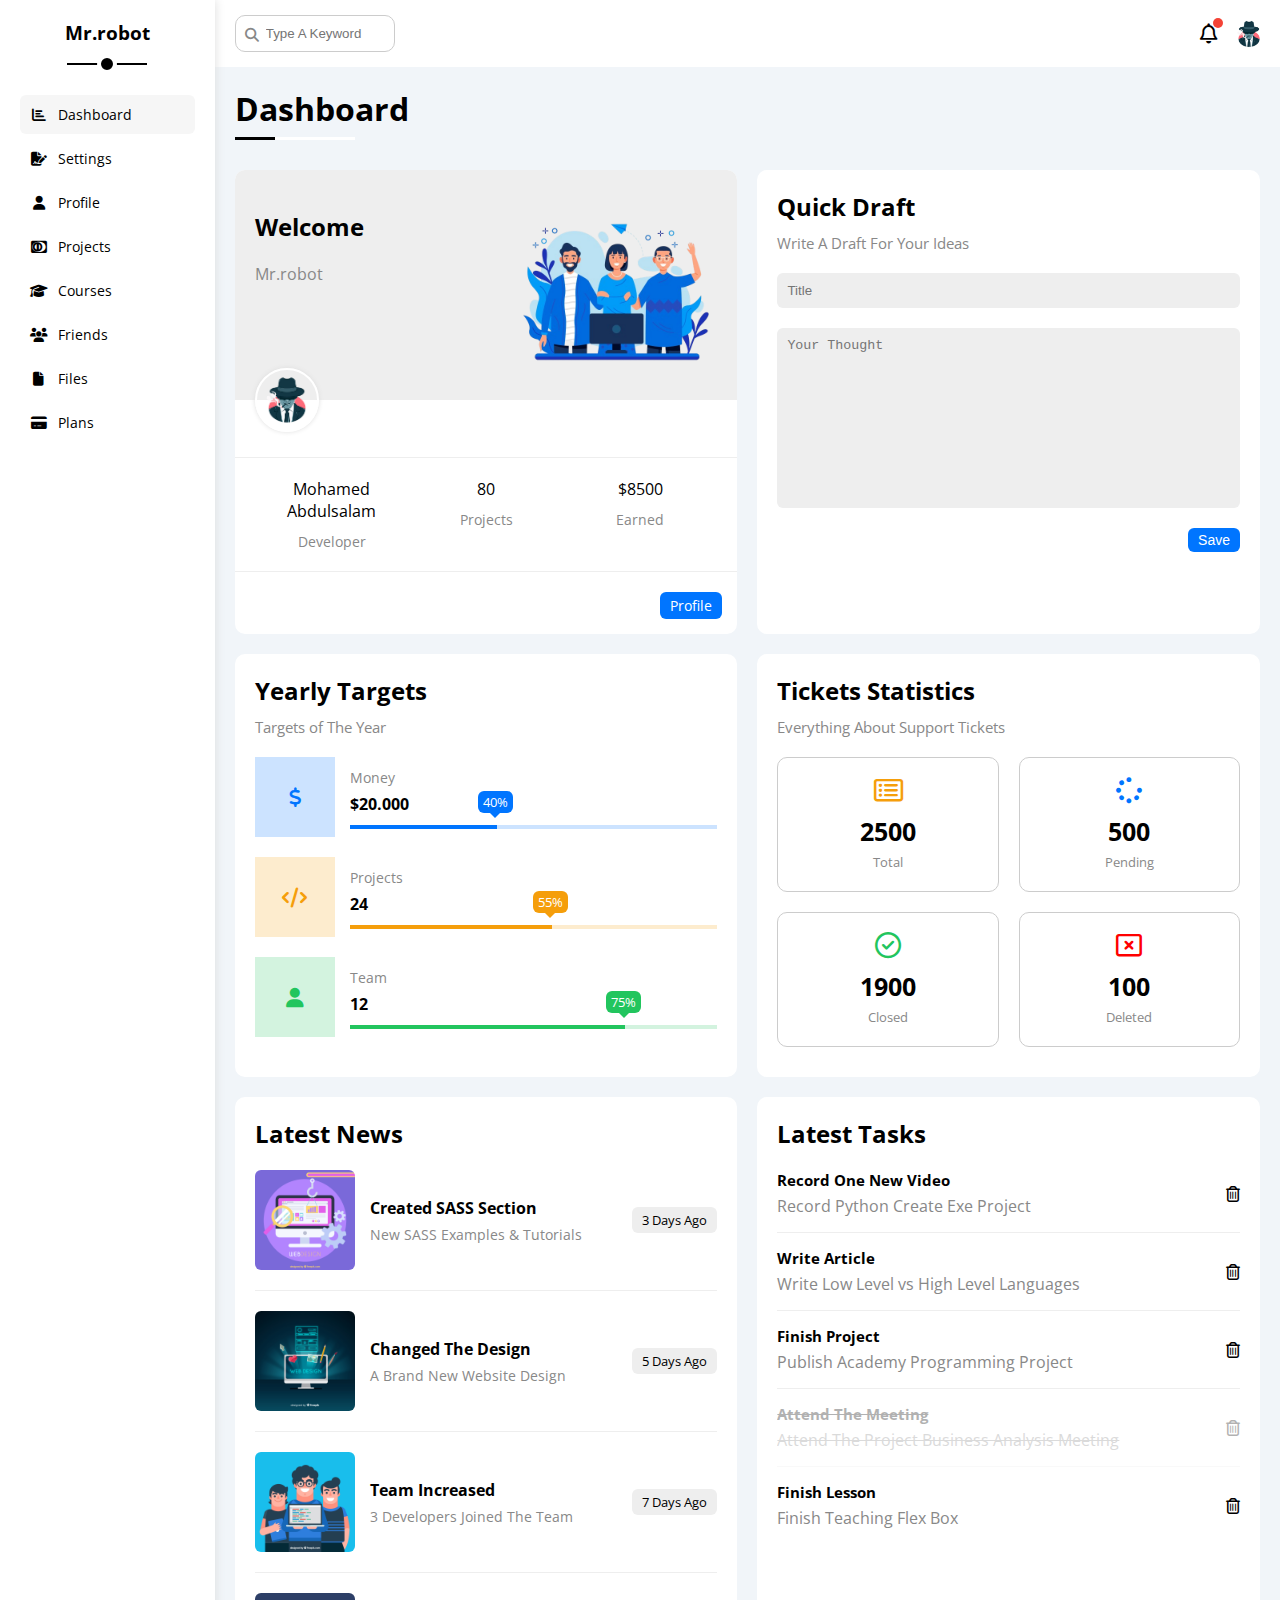
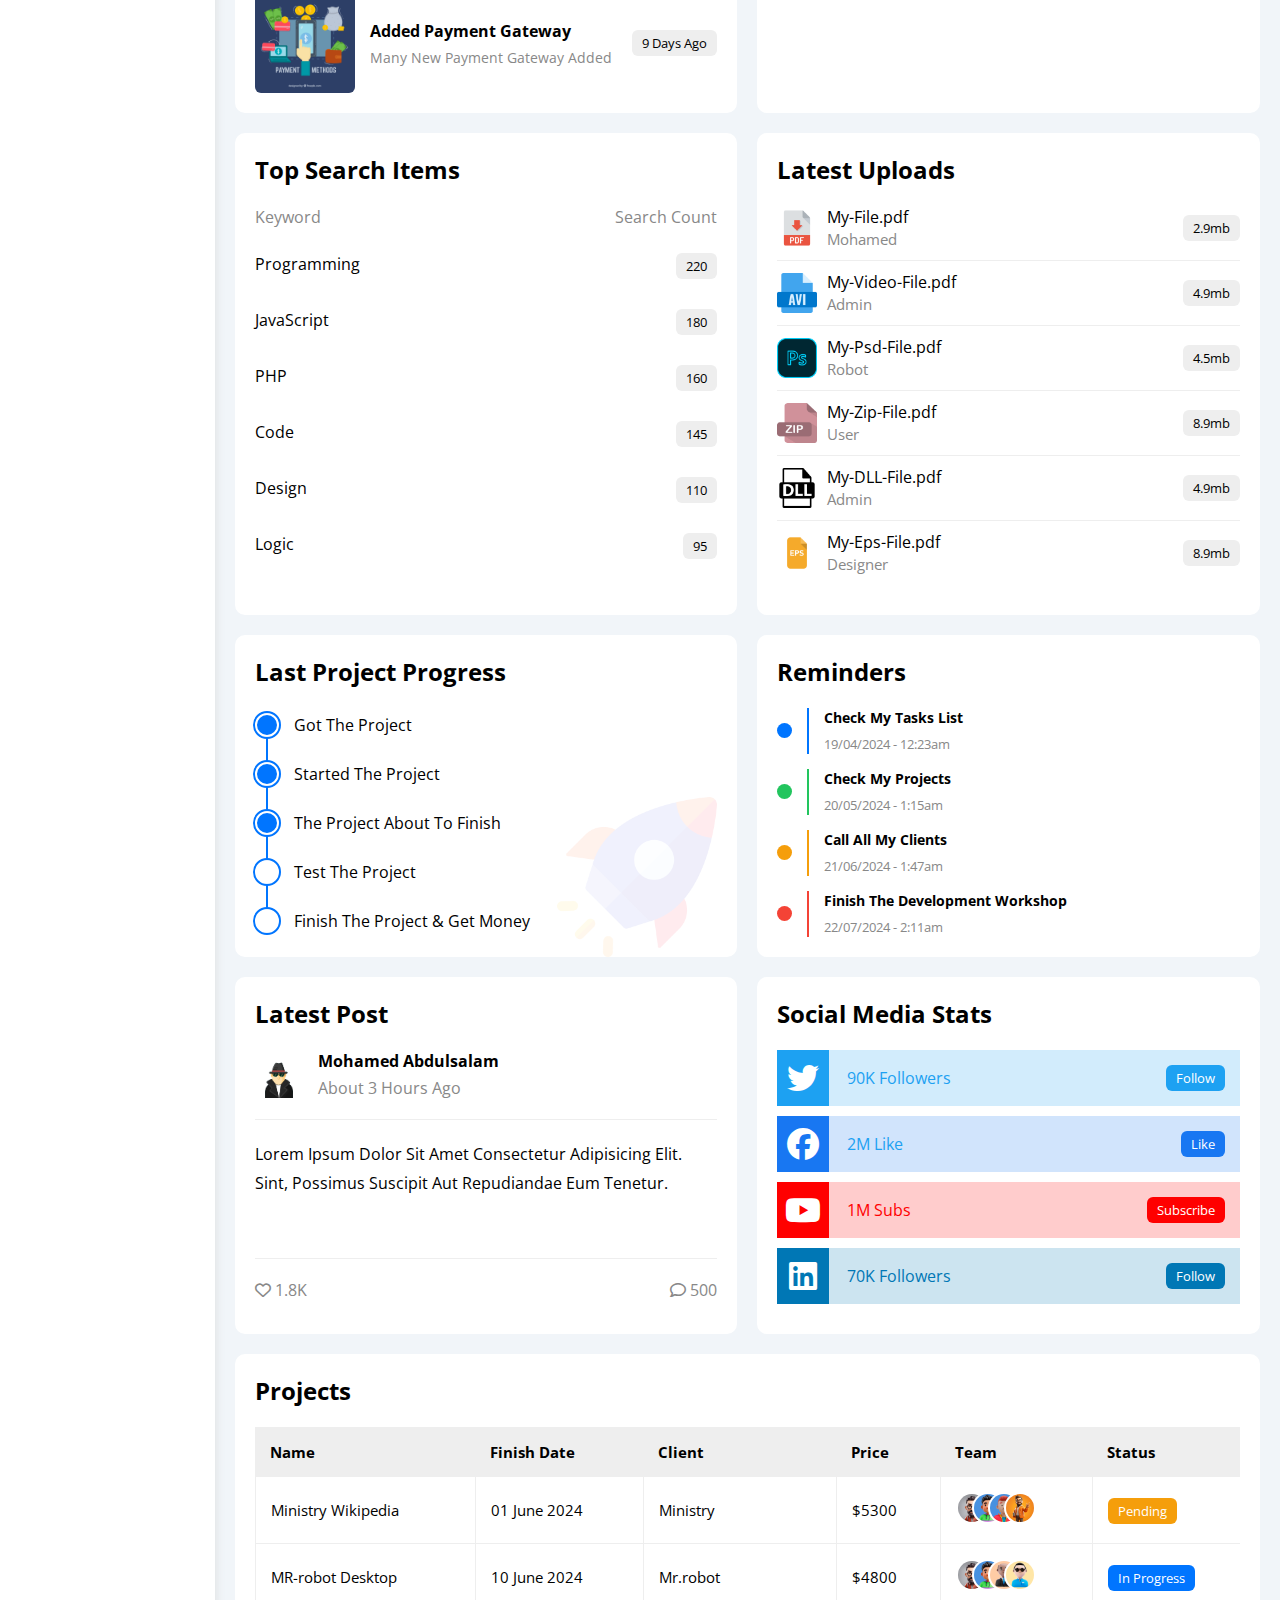
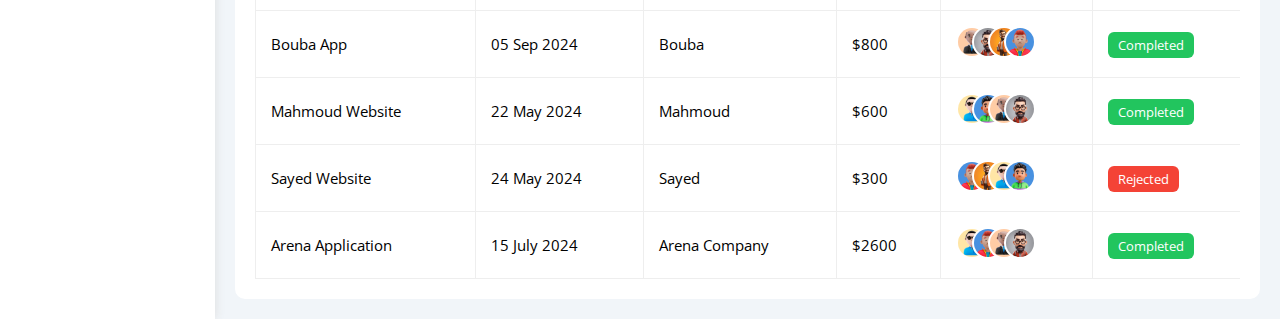
<file: index.html>
<!DOCTYPE html>
<html lang="en">

    <head>
        <meta charset="UTF-8" />
        <meta name="viewport" content="width=device-width, initial-scale=1.0" />
        <title>Dashboard</title>
        <link rel="stylesheet" href="css/all.min.css">
        <link rel="stylesheet" href="css/framework.css" />
        <link rel="stylesheet" href="css/master.css" />
        <link rel="preconnect" href="https://fonts.googleapis.com" />
        <link rel="preconnect" href="https://fonts.gstatic.com" crossorigin />
        <link href="https://fonts.googleapis.com/css2?family=Open+Sans:wght@300;500&display=swap" rel="stylesheet" />
    </head>

    <body>
        <div class="page d-flex">
            <div class="sidebar bg-white p-20 p-relative">
                <h3 class="p-relative txt-c mt-0">Mr.robot</h3>
                <ul>
                    <li>
                        <a class="active d-flex align-center fs-14 c-black rad-6 p-10" href="index.html">
                            <i class="fa-regular fas fa-chart-bar fa-fw"></i>
                            <span>Dashboard</span>
                        </a>
                    </li>
                    <li>
                        <a class="d-flex align-center fs-14 c-black rad-6 p-10" href="settings.html">
                            <i class="fa-solid far fas fa-file-signature fa-fw"></i>
                            <span>Settings</span>
                        </a>
                    </li>
                    <li>
                        <a class="d-flex align-center fs-14 c-black rad-6 p-10" href="profile.html">
                            <i class="fa-regular fas fa-user fa-fw"></i>
                            <span>Profile</span>
                        </a>
                    </li>
                    <li>
                        <a class="d-flex align-center fs-14 c-black rad-6 p-10" href="projects.html">
                            <i class="fa-brands fab fa-cc-diners-club fa-fw"></i>
                            <span>Projects</span>
                        </a>
                    </li>
                    <li>
                        <a class="d-flex align-center fs-14 c-black rad-6 p-10" href="courses.html">
                            <i class="fa-solid fas fa-graduation-cap fa-fw"></i>
                            <span>Courses</span>
                        </a>
                    </li>
                    <li>
                        <a class="d-flex align-center fs-14 c-black rad-6 p-10" href="friends.html">
                            <i class="fa-solid fas fa-users fa-fw"></i>
                            <span>Friends</span>
                        </a>
                    </li>
                    <li>
                        <a class="d-flex align-center fs-14 c-black rad-6 p-10" href="files.html">
                            <i class="fa-regular fas fa-file fa-fw"></i>
                            <span>Files</span>
                        </a>
                    </li>
                    <li>
                        <a class="d-flex align-center fs-14 c-black rad-6 p-10" href="plans.html">
                            <i class="fa-regular fas fa-credit-card fa-fw"></i>
                            <span>Plans</span>
                        </a>
                    </li>
                </ul>
            </div>
            <div class="content w-full">
                <!-- Start Head -->
                <div class="head bg-white p-15 between-flex">
                    <div class="search p-relative">
                        <input class="p-10" type="search" placeholder="Type A Keyword">
                    </div>
                    <div class="icons d-flex align-center">
                        <span class="notification p-relative">
                            <i class="fa-regular fa-bell fa-lg"></i>
                        </span>
                        <img src="image/head/avatar-1.png" alt="">
                    </div>
                </div>
                <!-- End Head -->
                <h1 class="p-relative">Dashboard</h1>
                <div class="wrapper d-grid gap-20">
                    <!-- Start Welcome Widget -->
                    <div class="welcome bg-white rad-10 txt-c-mobile block-mobile">
                        <div class="intro p-20 d-flex space-between bg-eee">
                            <div>
                                <h2 class="m.0">Welcome</h2>
                                <p class="c-gray mt-5">Mr.robot</p>
                            </div>
                            <img class="hide-mobile" src="image/wrapper/welcome.png" alt="">
                        </div>
                        <img src="image/head/avatar-1.png" alt="" class="avatar">
                        <div class="body txt-c d-flex p-20 mt-20 mb-20 block-mobile">
                            <div>Mohamed Abdulsalam <span class="d-block c-gray fs-14 mt-10">Developer</span></div>
                            <div>80 <span class="d-block c-gray fs-14 mt-10">Projects</span></div>
                            <div>$8500 <span class="d-block c-gray fs-14 mt-10">Earned</span></div>
                        </div>
                        <a href="profile.html" class="visit d-block fs-14 bg-blue c-white w-fit btn-shape">Profile</a>
                    </div>
                    <!-- End Welcome Widget -->
                    <!-- Start Quick Draft Widget -->
                    <div class="quick-draft p-20 bg-white rad-10">
                        <h2 class="mt-0 mb-10">Quick Draft</h2>
                        <p class="mt-0 mb-20 c-gray fs-15">Write A Draft For Your Ideas</p>
                        <form action="">
                            <input class="d-block mb-20 w-full p-10 b-none bg-eee rad-6" type="text" placeholder="Title">
                            <textarea class="d-block mb-20 w-full p-10 b-none bg-eee rad-6" placeholder="Your Thought"></textarea>
                            <input class="save d-block fs-14 bg-blue c-white b-none w-fit btn-shape" type="submit"
                                value="Save">
                        </form>
                    </div>
                    <!-- End Quick Draft Widget -->
                    <!-- Start Targets Widget -->
                    <div class="targets p-20 bg-white rad-10">
                        <h2 class="mt-0 mb-10">Yearly Targets</h2>
                        <p class="mt-0 mb-20 c-gray fs-15">Targets of The Year</p>
                        <div class="target-row mb-20 center-flex blue">
                            <div class="icon center-flex">
                                <i class="fa-solid fa-dollar-sign fa-lg c-blue"></i>
                            </div>
                            <div class="details">
                                <span class="fs-14 c-gray">Money</span>
                                <span class="d-block mt-5 mb-10 fw-bold">$20.000</span>
                                <div class="progress p-relative">
                                    <span class="bg-blue blue" style="width: 40%;">
                                        <span class="bg-blue">40%</span>
                                    </span>
                                </div>
                            </div>
                        </div>
                        <div class="target-row mb-20 center-flex orange">
                            <div class="icon center-flex">
                                <i class="fa-solid fa-code fa-lg c-orange"></i>
                            </div>
                            <div class="details">
                                <span class="fs-14 c-gray">Projects</span>
                                <span class="d-block mt-5 mb-10 fw-bold">24</span>
                                <div class="progress p-relative">
                                    <span class="bg-orange orange" style="width: 55%;">
                                        <span class="bg-orange">55%</span>
                                    </span>
                                </div>
                            </div>
                        </div>
                        <div class="target-row mb-20 center-flex green">
                            <div class="icon center-flex">
                                <i class="fa-solid fa-user fa-lg c-green"></i>
                            </div>
                            <div class="details">
                                <span class="fs-14 c-gray">Team</span>
                                <span class="d-block mt-5 mb-10 fw-bold">12</span>
                                <div class="progress p-relative">
                                    <span class="bg-green green" style="width: 75%;">
                                        <span class="bg-green">75%</span>
                                    </span>
                                </div>
                            </div>
                        </div>
                    </div>
                    <!-- End Targets Widget -->
                    <!-- Start Ticket Widget -->
                    <div class="tickets p-20 bg-white rad-10">
                        <h2 class="mt-0 mb-10">Tickets Statistics</h2>
                        <p class="mt-0 mb-20 c-gray fs-15">Everything About Support Tickets</p>
                        <div class="d-flex txt-c gap-20 f-wrap">
                            <div class="box p-20 rad-10 fs-13 c-gray">
                                <i class="fa-regular fa-rectangle-list fa-2x mb-10 c-orange"></i>
                                <span class="d-block c-black fw-bold fs-25 mb-5">2500</span>
                                Total
                            </div>
                            <div class="box p-20 rad-10 fs-13 c-gray">
                                <i class="fa-solid fa-spinner fa-2x mb-10 c-blue"></i>
                                <span class="d-block c-black fw-bold fs-25 mb-5">500</span>
                                Pending
                            </div>
                            <div class="box p-20 rad-10 fs-13 c-gray">
                                <i class="fa-regular fa-circle-check fa-2x mb-10 c-green"></i>
                                <span class="d-block c-black fw-bold fs-25 mb-5">1900</span>
                                Closed
                            </div>
                            <div class="box p-20 rad-10 fs-13 c-gray">
                                <i class="fa-regular fa-rectangle-xmark fa-2x mb-10 c-red"></i>
                                <span class="d-block c-black fw-bold fs-25 mb-5">100</span>
                                Deleted
                            </div>
                        </div>
                    </div>
                    <!-- End Ticket Widget -->
                    <!-- Start Latest News -->
                    <div class="latest-news p-20 bg-white rad-10 txt-c-mobile">
                        <h2 class="mt-0 mb-20">Latest News</h2>
                        <div class="news-row d-flex align-center">
                            <img src="image/news/news-1.jpg" alt="" />
                            <div class="info">
                                <h3>Created SASS Section</h3>
                                <p class="m-0 fs-14 c-gray">New SASS Examples & Tutorials</p>
                            </div>
                            <div class="btn-shape bg-eee fs-13 label">3 Days Ago</div>
                        </div>
                        <div class="news-row d-flex align-center">
                            <img src="image/news/news-2.jpg" alt="" />
                            <div class="info">
                                <h3>Changed The Design</h3>
                                <p class="m-0 fs-14 c-gray">A Brand New Website Design</p>
                            </div>
                            <div class="btn-shape bg-eee fs-13 label">5 Days Ago</div>
                        </div>
                        <div class="news-row d-flex align-center">
                            <img src="image/news/news-3.jpg" alt="" />
                            <div class="info">
                                <h3>Team Increased</h3>
                                <p class="m-0 fs-14 c-gray">3 Developers Joined The Team</p>
                            </div>
                            <div class="btn-shape bg-eee fs-13 label">7 Days Ago</div>
                        </div>
                        <div class="news-row d-flex align-center">
                            <img src="image/news/news-4.jpg" alt="" />
                            <div class="info">
                                <h3>Added Payment Gateway</h3>
                                <p class="m-0 fs-14 c-gray">Many New Payment Gateway Added</p>
                            </div>
                            <div class="btn-shape bg-eee fs-13 label">9 Days Ago</div>
                        </div>
                    </div>
                    <!-- End Latest News -->
                    <!-- Start Tasks -->
                    <div class="tasks p-20 bg-white rad-10">
                        <h2 class="mt-0 mb-20">Latest Tasks</h2>
                        <div class="task-row between-flex">
                            <div class="info">
                                <h3 class="mt-0 mb-5 fs-15">Record One New Video</h3>
                                <p class="m-0 c-gray">Record Python Create Exe Project</p>
                            </div>
                            <i class="fa-regular fa-trash-can delete"></i>
                        </div>
                        <div class="task-row between-flex">
                            <div class="info">
                                <h3 class="mt-0 mb-5 fs-15">Write Article</h3>
                                <p class="m-0 c-gray">Write Low Level vs High Level Languages</p>
                            </div>
                            <i class="fa-regular fa-trash-can delete"></i>
                        </div>
                        <div class="task-row between-flex">
                            <div class="info">
                                <h3 class="mt-0 mb-5 fs-15">Finish Project</h3>
                                <p class="m-0 c-gray">Publish Academy Programming Project</p>
                            </div>
                            <i class="fa-regular fa-trash-can delete"></i>
                        </div>
                        <div class="task-row between-flex done">
                            <div class="info">
                                <h3 class="mt-0 mb-5 fs-15">Attend The Meeting</h3>
                                <p class="m-0 c-gray">Attend The Project Business Analysis Meeting</p>
                            </div>
                            <i class="fa-regular fa-trash-can delete"></i>
                        </div>
                        <div class="task-row between-flex">
                            <div class="info">
                                <h3 class="mt-0 mb-5 fs-15">Finish Lesson</h3>
                                <p class="m-0 c-gray">Finish Teaching Flex Box</p>
                            </div>
                            <i class="fa-regular fa-trash-can delete"></i>
                        </div>
                    </div>
                    <!-- End Tasks -->
                    <!-- Start Top Search Word Widget -->
                    <div class="search-items p-20 bg-white rad-10">
                        <h2 class="mt-0 mb-20">Top Search Items</h2>
                        <div class="items-head d-flex space-between c-gray mb-10">
                            <div>Keyword</div>
                            <div>Search Count</div>
                        </div>
                        <div class="items d-flex space-between pt-15 pb-15">
                            <span>Programming</span>
                            <span class="bg-eee fs-13 btn-shape">220</span>
                        </div>
                        <div class="items d-flex space-between pt-15 pb-15">
                            <span>JavaScript</span>
                            <span class="bg-eee fs-13 btn-shape">180</span>
                        </div>
                        <div class="items d-flex space-between pt-15 pb-15">
                            <span>PHP</span>
                            <span class="bg-eee fs-13 btn-shape">160</span>
                        </div>
                        <div class="items d-flex space-between pt-15 pb-15">
                            <span>Code</span>
                            <span class="bg-eee fs-13 btn-shape">145</span>
                        </div>
                        <div class="items d-flex space-between pt-15 pb-15">
                            <span>Design</span>
                            <span class="bg-eee fs-13 btn-shape">110</span>
                        </div>
                        <div class="items d-flex space-between pt-15 pb-15">
                            <span>Logic</span>
                            <span class="bg-eee fs-13 btn-shape">95</span>
                        </div>
                    </div>
                    <!-- End Top Search Word Widget -->
                    <!-- Start Latest Uploads Widget -->
                    <div class="latest-uploads p-20 bg-white rad-10">
                        <h2 class="mt-0 mb-20">Latest Uploads</h2>
                        <ul class="m-0">
                            <li class="between-flex pb-10 mb-10">
                                <div class="d-flex align-center">
                                    <img class="mr-10" src="image/uploads/pdf.png" alt="" />
                                    <div>
                                        <span class="d-block">My-File.pdf</span>
                                        <span class="fs-15 c-gray">Mohamed</span>
                                    </div>
                                </div>
                                <div class="bg-eee btn-shape fs-13">2.9mb</div>
                            </li>
                            <li class="between-flex pb-10 mb-10">
                                <div class="d-flex align-center">
                                    <img class="mr-10" src="image/uploads/avi.png" alt="" />
                                    <div>
                                        <span class="d-block">My-Video-File.pdf</span>
                                        <span class="fs-15 c-gray">Admin</span>
                                    </div>
                                </div>
                                <div class="bg-eee btn-shape fs-13">4.9mb</div>
                            </li>
                            <li class="between-flex pb-10 mb-10">
                                <div class="d-flex align-center">
                                    <img class="mr-10" src="image/uploads/psd.png" alt="" />
                                    <div>
                                        <span class="d-block">My-Psd-File.pdf</span>
                                        <span class="fs-15 c-gray">Robot</span>
                                    </div>
                                </div>
                                <div class="bg-eee btn-shape fs-13">4.5mb</div>
                            </li>
                            <li class="between-flex pb-10 mb-10">
                                <div class="d-flex align-center">
                                    <img class="mr-10" src="image/uploads/zip.png" alt="" />
                                    <div>
                                        <span class="d-block">My-Zip-File.pdf</span>
                                        <span class="fs-15 c-gray">User</span>
                                    </div>
                                </div>
                                <div class="bg-eee btn-shape fs-13">8.9mb</div>
                            </li>
                            <li class="between-flex pb-10 mb-10">
                                <div class="d-flex align-center">
                                    <img class="mr-10" src="image/uploads/dll.png" alt="" />
                                    <div>
                                        <span class="d-block">My-DLL-File.pdf</span>
                                        <span class="fs-15 c-gray">Admin</span>
                                    </div>
                                </div>
                                <div class="bg-eee btn-shape fs-13">4.9mb</div>
                            </li>
                            <li class="between-flex pb-10 mb-10">
                                <div class="d-flex align-center">
                                    <img class="mr-10" src="image/uploads/eps.png" alt="" />
                                    <div>
                                        <span class="d-block">My-Eps-File.pdf</span>
                                        <span class="fs-15 c-gray">Designer</span>
                                    </div>
                                </div>
                                <div class="bg-eee btn-shape fs-13">8.9mb</div>
                            </li>
                        </ul>
                    </div>
                    <!-- End Latest Uploads Widget -->
                    <!-- Start Last Project Progress Widget -->
                    <div class="last-project p-20 bg-white rad-10 p-relative">
                        <h2 class="mt-0 mb-20">Last Project Progress</h2>
                        <ul class="m-0 p-relative">
                            <li class="mt-25 d-flex align-center done">Got The Project</li>
                            <li class="mt-25 d-flex align-center done">Started The Project</li>
                            <li class="mt-25 d-flex align-center done">The Project About To Finish</li>
                            <li class="mt-25 d-flex align-center current">Test The Project</li>
                            <li class="mt-25 d-flex align-center">Finish The Project & Get Money</li>
                        </ul>
                        <img class="launch-icon hide-mobile" src="image/launch/launch-icon.png" alt="">
                    </div>
                    <!-- End Last Project Progress Widget -->
                    <!-- Start Reminders Widget -->
                    <div class="reminders p-20 bg-white rad-10 p-relative">
                        <h2 class="mt-0 mb-25">Reminders</h2>
                        <ul class="m-0">
                            <li class="d-flex align-center mt-15">
                                <span class="key bg-blue mr-15 d-block rad-half"></span>
                                <div class="pl-15 blue">
                                    <p class="fs-14 fw-bold mt-0 mb-5">Check My Tasks List</p>
                                    <span class="fs-13 c-gray">19/04/2024 - 12:23am</span>
                                </div>
                            </li>
                            <li class="d-flex align-center mt-15">
                                <span class="key bg-green mr-15 d-block rad-half"></span>
                                <div class="pl-15 green">
                                    <p class="fs-14 fw-bold mt-0 mb-5">Check My Projects</p>
                                    <span class="fs-13 c-gray">20/05/2024 - 1:15am</span>
                                </div>
                            </li>
                            <li class="d-flex align-center mt-15">
                                <span class="key bg-orange mr-15 d-block rad-half"></span>
                                <div class="pl-15 orange">
                                    <p class="fs-14 fw-bold mt-0 mb-5">Call All My Clients</p>
                                    <span class="fs-13 c-gray">21/06/2024 - 1:47am</span>
                                </div>
                            </li>
                            <li class="d-flex align-center mt-15">
                                <span class="key bg-red mr-15 d-block rad-half"></span>
                                <div class="pl-15 red">
                                    <p class="fs-14 fw-bold mt-0 mb-5">Finish The Development Workshop</p>
                                    <span class="fs-13 c-gray">22/07/2024 - 2:11am</span>
                                </div>
                            </li>
                        </ul>
                    </div>
                    <!-- End Reminders Widget -->
                    <!-- Start Latest Post Widget -->
                    <div class="latest-post p-20 bg-white rad-10 p-relative">
                        <h2 class="mt-0 mb-25">Latest Post</h2>
                        <div class="top d-flex align-center">
                            <img class="avatar mr-15" src="image/post/avatar.png" alt="" />
                            <div class="info">
                                <span class="d-block mb-5 fw-bold">Mohamed Abdulsalam</span>
                                <span class="c-gray">About 3 Hours Ago</span>
                            </div>
                        </div>
                        <div class="post-content txt-c-mobile pt-20 pb-20 mt-20 mb-20">
                            Lorem ipsum dolor sit amet consectetur adipisicing elit. Sint, possimus suscipit aut
                            repudiandae eum tenetur.
                        </div>
                        <div class="post-stats between-flex c-gray">
                            <div>
                                <i class="fa-regular far fa-heart"></i>
                                <span>1.8K</span>
                            </div>
                            <div>
                                <i class="fa-regular far far fa-comment"></i>
                                <span>500</span>
                            </div>
                        </div>
                    </div>
                    <!-- End Latest Post Widget -->
                    <!-- Start Social Media Stats Widget -->
                    <div class="social-media p-20 bg-white rad-10 p-relative">
                        <h2 class="mt-0 mb-25">Social Media Stats</h2>
                        <div class="box twitter p-15 p-relative mb-10 between-flex">
                            <i class="fa-brands fa-twitter fa-2x c-white h-full center-flex"></i>
                            <span>90K Followers</span>
                            <a class="fs-13 c-white btn-shape" href="#">Follow</a>
                        </div>
                        <div class="box facebook p-15 p-relative mb-10 between-flex">
                            <i class="fa-brands fa-facebook fa-2x c-white h-full center-flex"></i>
                            <span>2M Like</span>
                            <a class="fs-13 c-white btn-shape" href="#">Like</a>
                        </div>
                        <div class="box youtube p-15 p-relative mb-10 between-flex">
                            <i class="fa-brands fa-youtube fa-2x c-white h-full center-flex"></i>
                            <span>1M Subs</span>
                            <a class="fs-13 c-white btn-shape" href="#">Subscribe</a>
                        </div>
                        <div class="box linkedin p-15 p-relative mb-10 between-flex">
                            <i class="fa-brands fa-linkedin fa-2x c-white h-full center-flex"></i>
                            <span>70K Followers</span>
                            <a class="fs-13 c-white btn-shape" href="#">Follow</a>
                        </div>
                    </div>
                    <!-- End Social Media Stats Widget -->
                </div>
                <!-- Start Projects Table -->
                <div class="projects p-20 bg-white rad-10 m-20">
                    <h2 class="mt-0 mb-20">Projects</h2>
                    <div class="responsive-table">
                        <table class="fs-15 w-full">
                            <thead>
                                <tr>
                                    <td>Name</td>
                                    <td>Finish Date</td>
                                    <td>Client</td>
                                    <td>Price</td>
                                    <td>Team</td>
                                    <td>Status</td>
                                </tr>
                            </thead>
                            <tbody>
                                <tr>
                                    <td>Ministry Wikipedia</td>
                                    <td>01 June 2024</td>
                                    <td>Ministry</td>
                                    <td>$5300</td>
                                    <td>
                                        <img src="image/table/avatar-1.jpg" alt="" />
                                        <img src="image/table/avatar-2.jpg" alt="" />
                                        <img src="image/table/avatar-3.jpg" alt="" />
                                        <img src="image/table/avatar-4.jpg" alt="" />
                                    </td>
                                    <td><span class="label btn-shape bg-orange c-white">Pending</span></td>
                                </tr>
                                <tr>
                                    <td>MR-robot Desktop</td>
                                    <td>10 June 2024</td>
                                    <td>Mr.robot</td>
                                    <td>$4800</td>
                                    <td>
                                        <img src="image/table/avatar-1.jpg" alt="" />
                                        <img src="image/table/avatar-2.jpg" alt="" />
                                        <img src="image/table/avatar-5.jpg" alt="" />
                                        <img src="image/table/avatar-6.jpg" alt="" />
                                    </td>
                                    <td><span class="label btn-shape bg-blue c-white">In Progress</span></td>
                                </tr>
                                <tr>
                                    <td>Bouba App</td>
                                    <td>05 Sep 2024</td>
                                    <td>Bouba</td>
                                    <td>$800</td>
                                    <td>
                                        <img src="image/table/avatar-5.jpg" alt="" />
                                        <img src="image/table/avatar-1.jpg" alt="" />
                                        <img src="image/table/avatar-4.jpg" alt="" />
                                        <img src="image/table/avatar-3.jpg" alt="" />
                                    </td>
                                    <td><span class="label btn-shape bg-green c-white">Completed</span></td>
                                </tr>
                                <tr>
                                    <td>Mahmoud Website</td>
                                    <td>22 May 2024</td>
                                    <td>Mahmoud</td>
                                    <td>$600</td>
                                    <td>
                                        <img src="image/table/avatar-6.jpg" alt="" />
                                        <img src="image/table/avatar-2.jpg" alt="" />
                                        <img src="image/table/avatar-5.jpg" alt="" />
                                        <img src="image/table/avatar-1.jpg" alt="" />
                                    </td>
                                    <td><span class="label btn-shape bg-green c-white">Completed</span></td>
                                </tr>
                                <tr>
                                    <td>Sayed Website</td>
                                    <td>24 May 2024</td>
                                    <td>Sayed</td>
                                    <td>$300</td>
                                    <td>
                                        <img src="image/table/avatar-3.jpg" alt="" />
                                        <img src="image/table/avatar-4.jpg" alt="" />
                                        <img src="image/table/avatar-6.jpg" alt="" />
                                        <img src="image/table/avatar-2.jpg" alt="" />
                                    </td>
                                    <td><span class="label btn-shape bg-red c-white">Rejected</span></td>
                                </tr>
                                <tr>
                                    <td>Arena Application</td>
                                    <td>15 July 2024</td>
                                    <td>Arena Company</td>
                                    <td>$2600</td>
                                    <td>
                                        <img src="image/table/avatar-6.jpg" alt="" />
                                        <img src="image/table/avatar-3.jpg" alt="" />
                                        <img src="image/table/avatar-5.jpg" alt="" />
                                        <img src="image/table/avatar-1.jpg" alt="" />
                                    </td>
                                    <td><span class="label btn-shape bg-green c-white">Completed</span></td>
                                </tr>
                            </tbody>
                        </table>
                    </div>
                </div>
                <!-- End Projects Table -->
            </div>
        </div>
    </body>

</html>
</file>
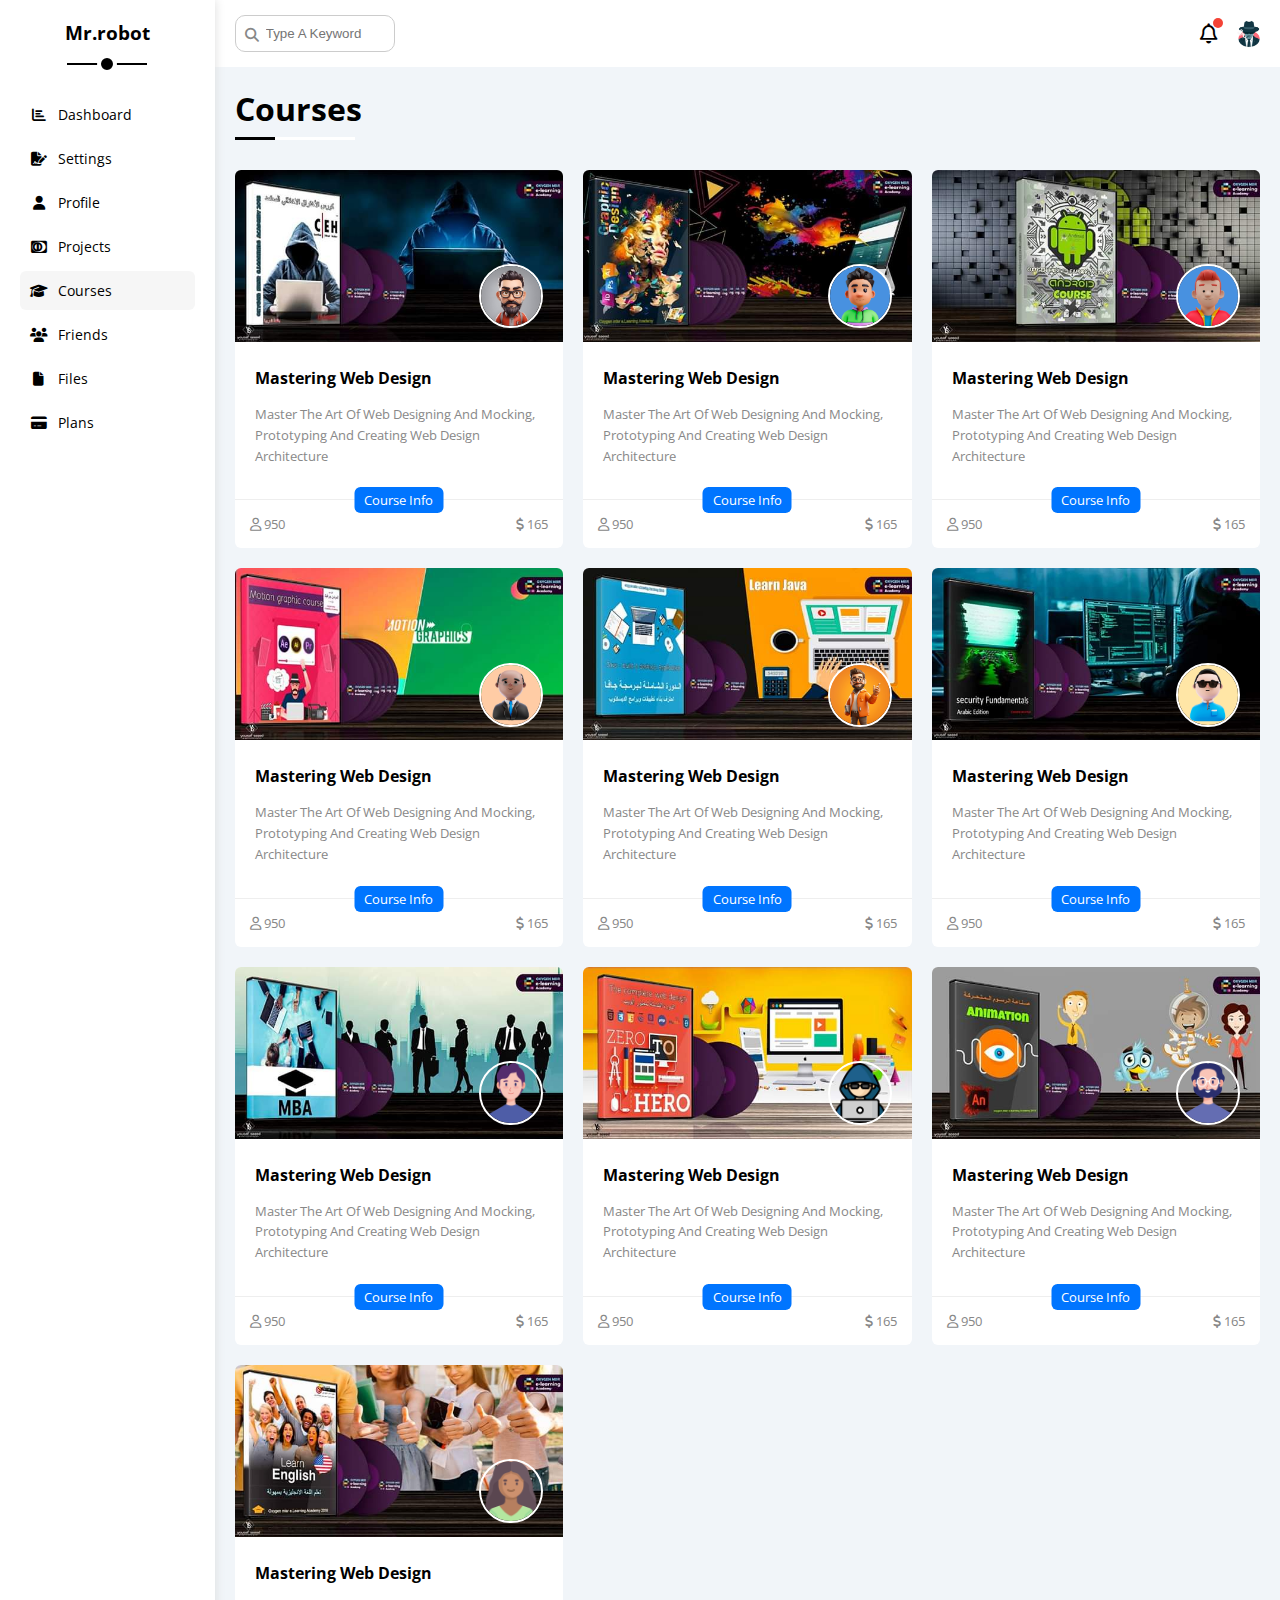
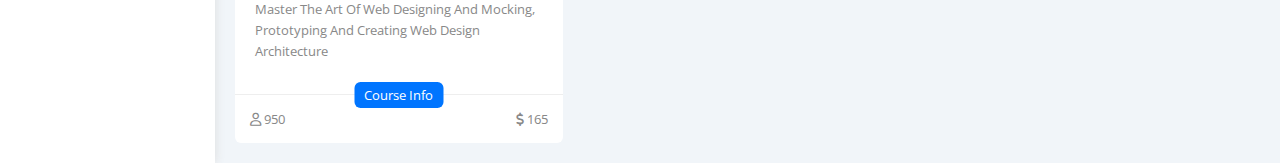
<file: courses.html>
<!DOCTYPE html>
<html lang="en">

    <head>
        <meta charset="UTF-8" />
        <meta name="viewport" content="width=device-width, initial-scale=1.0" />
        <title>Courses</title>
        <link rel="stylesheet" href="css/all.min.css">
        <link rel="stylesheet" href="css/framework.css" />
        <link rel="stylesheet" href="css/master.css" />
        <link rel="preconnect" href="https://fonts.googleapis.com" />
        <link rel="preconnect" href="https://fonts.gstatic.com" crossorigin />
        <link href="https://fonts.googleapis.com/css2?family=Open+Sans:wght@300;500&display=swap" rel="stylesheet" />
    </head>

    <body>
        <div class="page d-flex">
            <div class="sidebar bg-white p-20 p-relative">
                <h3 class="p-relative txt-c mt-0">Mr.robot</h3>
                <ul>
                    <li>
                        <a class="d-flex align-center fs-14 c-black rad-6 p-10" href="index.html">
                            <i class="fa-regular fas fa-chart-bar fa-fw"></i>
                            <span>Dashboard</span>
                        </a>
                    </li>
                    <li>
                        <a class="d-flex align-center fs-14 c-black rad-6 p-10" href="settings.html">
                            <i class="fa-solid far fas fa-file-signature fa-fw"></i>
                            <span>Settings</span>
                        </a>
                    </li>
                    <li>
                        <a class="d-flex align-center fs-14 c-black rad-6 p-10" href="profile.html">
                            <i class="fa-regular fas fa-user fa-fw"></i>
                            <span>Profile</span>
                        </a>
                    </li>
                    <li>
                        <a class="d-flex align-center fs-14 c-black rad-6 p-10" href="projects.html">
                            <i class="fa-brands fab fa-cc-diners-club fa-fw"></i>
                            <span>Projects</span>
                        </a>
                    </li>
                    <li>
                        <a class="active d-flex align-center fs-14 c-black rad-6 p-10" href="courses.html">
                            <i class="fa-solid fas fa-graduation-cap fa-fw"></i>
                            <span>Courses</span>
                        </a>
                    </li>
                    <li>
                        <a class="d-flex align-center fs-14 c-black rad-6 p-10" href="friends.html">
                            <i class="fa-solid fas fa-users fa-fw"></i>
                            <span>Friends</span>
                        </a>
                    </li>
                    <li>
                        <a class="d-flex align-center fs-14 c-black rad-6 p-10" href="files.html">
                            <i class="fa-regular fas fa-file fa-fw"></i>
                            <span>Files</span>
                        </a>
                    </li>
                    <li>
                        <a class="d-flex align-center fs-14 c-black rad-6 p-10" href="plans.html">
                            <i class="fa-regular fas fa-credit-card fa-fw"></i>
                            <span>Plans</span>
                        </a>
                    </li>
                </ul>
            </div>
            <div class="content w-full">
                <!-- Start Head -->
                <div class="head bg-white p-15 between-flex">
                    <div class="search p-relative">
                        <input class="p-10" type="search" placeholder="Type A Keyword">
                    </div>
                    <div class="icons d-flex align-center">
                        <span class="notification p-relative">
                            <i class="fa-regular fa-bell fa-lg"></i>
                        </span>
                        <img src="image/head/avatar-1.png" alt="">
                    </div>
                </div>
                <!-- End Head -->
                <h1 class="p-relative">Courses</h1>
                <div class="courses-page d-grid m-20 gap-20">
                    <div class="course bg-white rad-6 p-relative">
                        <img class="cover" src="image/courses/course-1.jpg" alt="" />
                        <img class="instructor" src="image/table/avatar-1.jpg" alt="" />
                        <div class="p-20">
                            <h4 class="m-0">Mastering Web Design</h4>
                            <p class="description c-gray mt-15 fs-14">
                                Master The Art Of Web Designing And Mocking, Prototyping And Creating Web Design Architecture
                            </p>
                        </div>
                        <div class="info p-15 p-relative between-flex">
                            <span class="title bg-blue c-white btn-shape fs-13">Course Info</span>
                            <span class="c-gray">
                                <i class="fa-regular fa-user"></i>
                                950
                            </span>
                            <span class="c-gray">
                                <i class="fa-solid fa-dollar-sign"></i>
                                165
                            </span>
                        </div>
                    </div>
                    <div class="course bg-white rad-6 p-relative">
                        <img class="cover" src="image/courses/course-2.jpg" alt="" />
                        <img class="instructor" src="image/table/avatar-2.jpg" alt="" />
                        <div class="p-20">
                            <h4 class="m-0">Mastering Web Design</h4>
                            <p class="description c-gray mt-15 fs-14">
                                Master The Art Of Web Designing And Mocking, Prototyping And Creating Web Design Architecture
                            </p>
                        </div>
                        <div class="info p-15 p-relative between-flex">
                            <span class="title bg-blue c-white btn-shape fs-13">Course Info</span>
                            <span class="c-gray">
                                <i class="fa-regular fa-user"></i>
                                950
                            </span>
                            <span class="c-gray">
                                <i class="fa-solid fa-dollar-sign"></i>
                                165
                            </span>
                        </div>
                    </div>
                    <div class="course bg-white rad-6 p-relative">
                        <img class="cover" src="image/courses/course-3.jpg" alt="" />
                        <img class="instructor" src="image/table/avatar-3.jpg" alt="" />
                        <div class="p-20">
                            <h4 class="m-0">Mastering Web Design</h4>
                            <p class="description c-gray mt-15 fs-14">
                                Master The Art Of Web Designing And Mocking, Prototyping And Creating Web Design Architecture
                            </p>
                        </div>
                        <div class="info p-15 p-relative between-flex">
                            <span class="title bg-blue c-white btn-shape fs-13">Course Info</span>
                            <span class="c-gray">
                                <i class="fa-regular fa-user"></i>
                                950
                            </span>
                            <span class="c-gray">
                                <i class="fa-solid fa-dollar-sign"></i>
                                165
                            </span>
                        </div>
                    </div>
                    <div class="course bg-white rad-6 p-relative">
                        <img class="cover" src="image/courses/course-4.jpg" alt="" />
                        <img class="instructor" src="image/table/avatar-5.jpg" alt="" />
                        <div class="p-20">
                            <h4 class="m-0">Mastering Web Design</h4>
                            <p class="description c-gray mt-15 fs-14">
                                Master The Art Of Web Designing And Mocking, Prototyping And Creating Web Design Architecture
                            </p>
                        </div>
                        <div class="info p-15 p-relative between-flex">
                            <span class="title bg-blue c-white btn-shape fs-13">Course Info</span>
                            <span class="c-gray">
                                <i class="fa-regular fa-user"></i>
                                950
                            </span>
                            <span class="c-gray">
                                <i class="fa-solid fa-dollar-sign"></i>
                                165
                            </span>
                        </div>
                    </div>
                    <div class="course bg-white rad-6 p-relative">
                        <img class="cover" src="image/courses/course-6.jpg" alt="" />
                        <img class="instructor" src="image/table/avatar-4.jpg" alt="" />
                        <div class="p-20">
                            <h4 class="m-0">Mastering Web Design</h4>
                            <p class="description c-gray mt-15 fs-14">
                                Master The Art Of Web Designing And Mocking, Prototyping And Creating Web Design Architecture
                            </p>
                        </div>
                        <div class="info p-15 p-relative between-flex">
                            <span class="title bg-blue c-white btn-shape fs-13">Course Info</span>
                            <span class="c-gray">
                                <i class="fa-regular fa-user"></i>
                                950
                            </span>
                            <span class="c-gray">
                                <i class="fa-solid fa-dollar-sign"></i>
                                165
                            </span>
                        </div>
                    </div>
                    <div class="course bg-white rad-6 p-relative">
                        <img class="cover" src="image/courses/course-5.jpg" alt="" />
                        <img class="instructor" src="image/table/avatar-6.jpg" alt="" />
                        <div class="p-20">
                            <h4 class="m-0">Mastering Web Design</h4>
                            <p class="description c-gray mt-15 fs-14">
                                Master The Art Of Web Designing And Mocking, Prototyping And Creating Web Design Architecture
                            </p>
                        </div>
                        <div class="info p-15 p-relative between-flex">
                            <span class="title bg-blue c-white btn-shape fs-13">Course Info</span>
                            <span class="c-gray">
                                <i class="fa-regular fa-user"></i>
                                950
                            </span>
                            <span class="c-gray">
                                <i class="fa-solid fa-dollar-sign"></i>
                                165
                            </span>
                        </div>
                    </div>
                    <div class="course bg-white rad-6 p-relative">
                        <img class="cover" src="image/courses/course-7.jpg" alt="" />
                        <img class="instructor" src="image/projects-team/team-1.png" alt="" />
                        <div class="p-20">
                            <h4 class="m-0">Mastering Web Design</h4>
                            <p class="description c-gray mt-15 fs-14">
                                Master The Art Of Web Designing And Mocking, Prototyping And Creating Web Design Architecture
                            </p>
                        </div>
                        <div class="info p-15 p-relative between-flex">
                            <span class="title bg-blue c-white btn-shape fs-13">Course Info</span>
                            <span class="c-gray">
                                <i class="fa-regular fa-user"></i>
                                950
                            </span>
                            <span class="c-gray">
                                <i class="fa-solid fa-dollar-sign"></i>
                                165
                            </span>
                        </div>
                    </div>
                    <div class="course bg-white rad-6 p-relative">
                        <img class="cover" src="image/courses/course-8.jpg" alt="" />
                        <img class="instructor" src="image/projects-team/team-2.png" alt="" />
                        <div class="p-20">
                            <h4 class="m-0">Mastering Web Design</h4>
                            <p class="description c-gray mt-15 fs-14">
                                Master The Art Of Web Designing And Mocking, Prototyping And Creating Web Design Architecture
                            </p>
                        </div>
                        <div class="info p-15 p-relative between-flex">
                            <span class="title bg-blue c-white btn-shape fs-13">Course Info</span>
                            <span class="c-gray">
                                <i class="fa-regular fa-user"></i>
                                950
                            </span>
                            <span class="c-gray">
                                <i class="fa-solid fa-dollar-sign"></i>
                                165
                            </span>
                        </div>
                    </div>
                    <div class="course bg-white rad-6 p-relative">
                        <img class="cover" src="image/courses/course-9.jpg" alt="" />
                        <img class="instructor" src="image/projects-team/team-3.png" alt="" />
                        <div class="p-20">
                            <h4 class="m-0">Mastering Web Design</h4>
                            <p class="description c-gray mt-15 fs-14">
                                Master The Art Of Web Designing And Mocking, Prototyping And Creating Web Design Architecture
                            </p>
                        </div>
                        <div class="info p-15 p-relative between-flex">
                            <span class="title bg-blue c-white btn-shape fs-13">Course Info</span>
                            <span class="c-gray">
                                <i class="fa-regular fa-user"></i>
                                950
                            </span>
                            <span class="c-gray">
                                <i class="fa-solid fa-dollar-sign"></i>
                                165
                            </span>
                        </div>
                    </div>
                    <div class="course bg-white rad-6 p-relative">
                        <img class="cover" src="image/courses/course-10.jpg" alt="" />
                        <img class="instructor" src="image/projects-team/team-4.png" alt="" />
                        <div class="p-20">
                            <h4 class="m-0">Mastering Web Design</h4>
                            <p class="description c-gray mt-15 fs-14">
                                Master The Art Of Web Designing And Mocking, Prototyping And Creating Web Design Architecture
                            </p>
                        </div>
                        <div class="info p-15 p-relative between-flex">
                            <span class="title bg-blue c-white btn-shape fs-13">Course Info</span>
                            <span class="c-gray">
                                <i class="fa-regular fa-user"></i>
                                950
                            </span>
                            <span class="c-gray">
                                <i class="fa-solid fa-dollar-sign"></i>
                                165
                            </span>
                        </div>
                    </div>
                </div>
            </div>
        </div>
    </body>

</html>
</file>
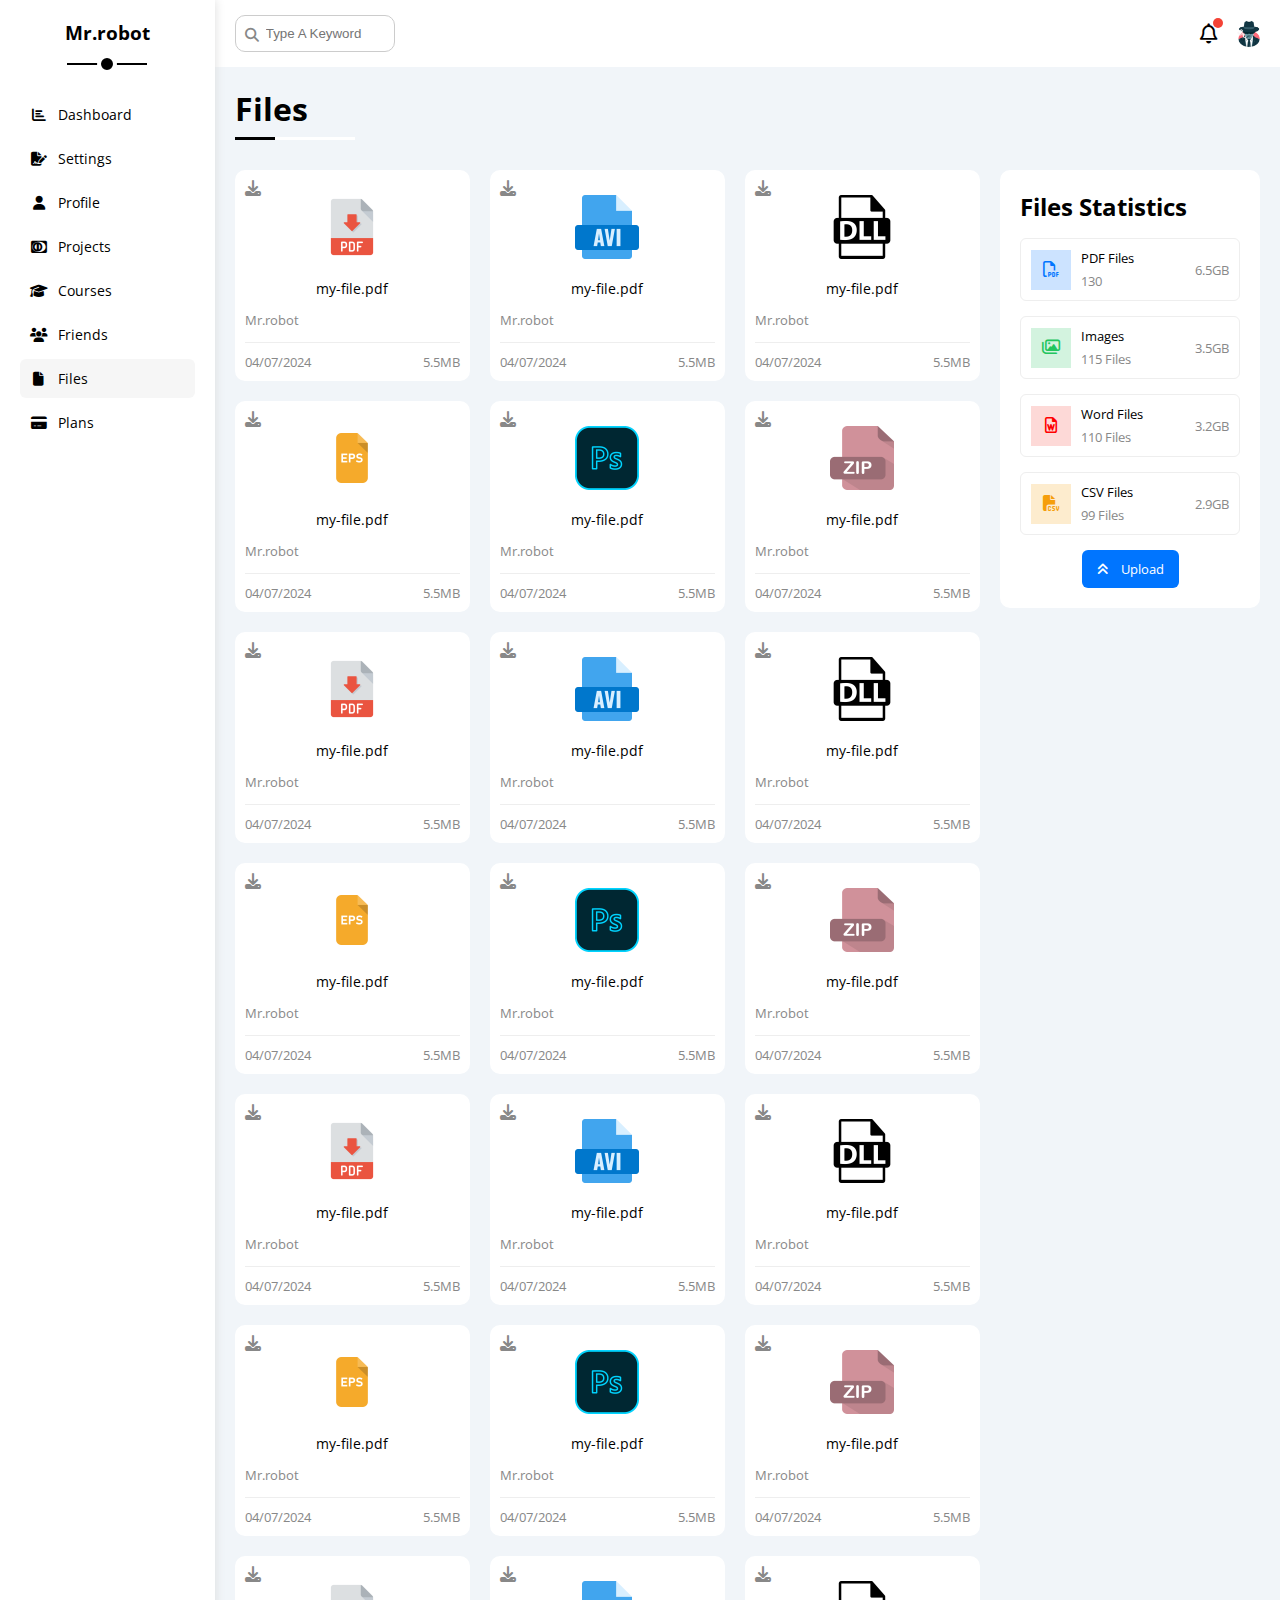
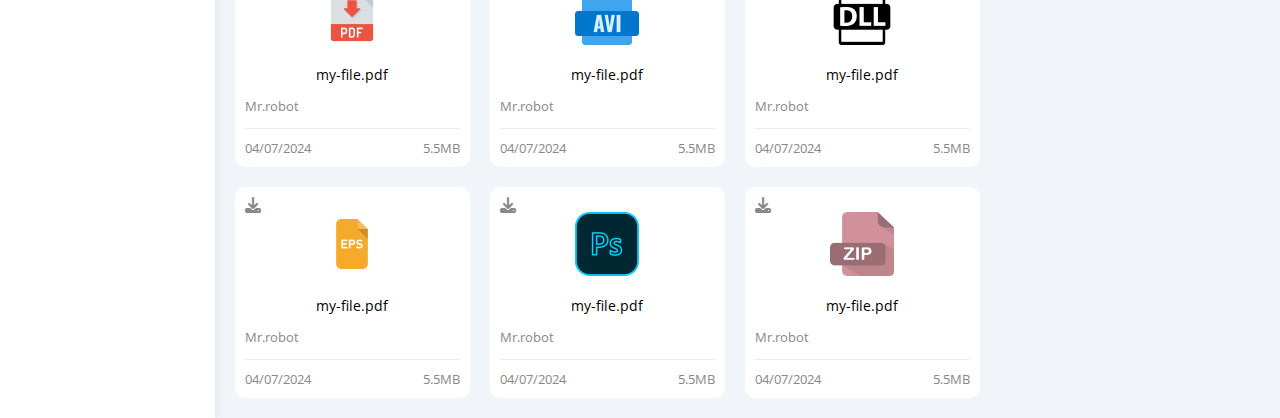
<file: files.html>
<!DOCTYPE html>
<html lang="en">

    <head>
        <meta charset="UTF-8" />
        <meta name="viewport" content="width=device-width, initial-scale=1.0" />
        <title>Files</title>
        <link rel="stylesheet" href="css/all.min.css">
        <link rel="stylesheet" href="css/framework.css" />
        <link rel="stylesheet" href="css/master.css" />
        <link rel="preconnect" href="https://fonts.googleapis.com" />
        <link rel="preconnect" href="https://fonts.gstatic.com" crossorigin />
        <link href="https://fonts.googleapis.com/css2?family=Open+Sans:wght@300;500&display=swap" rel="stylesheet" />
    </head>

    <body>
        <div class="page d-flex">
            <div class="sidebar bg-white p-20 p-relative">
                <h3 class="p-relative txt-c mt-0">Mr.robot</h3>
                <ul>
                    <li>
                        <a class="d-flex align-center fs-14 c-black rad-6 p-10" href="index.html">
                            <i class="fa-regular fas fa-chart-bar fa-fw"></i>
                            <span>Dashboard</span>
                        </a>
                    </li>
                    <li>
                        <a class="d-flex align-center fs-14 c-black rad-6 p-10" href="settings.html">
                            <i class="fa-solid far fas fa-file-signature fa-fw"></i>
                            <span>Settings</span>
                        </a>
                    </li>
                    <li>
                        <a class="d-flex align-center fs-14 c-black rad-6 p-10" href="profile.html">
                            <i class="fa-regular fas fa-user fa-fw"></i>
                            <span>Profile</span>
                        </a>
                    </li>
                    <li>
                        <a class="d-flex align-center fs-14 c-black rad-6 p-10" href="projects.html">
                            <i class="fa-brands fab fa-cc-diners-club fa-fw"></i>
                            <span>Projects</span>
                        </a>
                    </li>
                    <li>
                        <a class="d-flex align-center fs-14 c-black rad-6 p-10" href="courses.html">
                            <i class="fa-solid fas fa-graduation-cap fa-fw"></i>
                            <span>Courses</span>
                        </a>
                    </li>
                    <li>
                        <a class="d-flex align-center fs-14 c-black rad-6 p-10" href="friends.html">
                            <i class="fa-solid fas fa-users fa-fw"></i>
                            <span>Friends</span>
                        </a>
                    </li>
                    <li>
                        <a class="active d-flex align-center fs-14 c-black rad-6 p-10" href="files.html">
                            <i class="fa-regular fas fa-file fa-fw"></i>
                            <span>Files</span>
                        </a>
                    </li>
                    <li>
                        <a class="d-flex align-center fs-14 c-black rad-6 p-10" href="plans.html">
                            <i class="fa-regular fas fa-credit-card fa-fw"></i>
                            <span>Plans</span>
                        </a>
                    </li>
                </ul>
            </div>
            <div class="content w-full">
                <!-- Start Head -->
                <div class="head bg-white p-15 between-flex">
                    <div class="search p-relative">
                        <input class="p-10" type="search" placeholder="Type A Keyword">
                    </div>
                    <div class="icons d-flex align-center">
                        <span class="notification p-relative">
                            <i class="fa-regular fa-bell fa-lg"></i>
                        </span>
                        <img src="image/head/avatar-1.png" alt="">
                    </div>
                </div>
                <!-- End Head -->
                <h1 class="p-relative">Files</h1>
                <div class="files-page d-flex m-20 gap-20">
                    <div class="files-stats p-20 bg-white rad-10">
                        <h2 class="mt-0 mb-15 txt-c-mobile">Files Statistics</h2>
                        <div class="d-flex align-center border-eee p-10 rad-6 mb-15 fs-13">
                            <i class="fa-regular fa-file-pdf fa-lg blue center-flex c-blue icon"></i>
                            <div class="info">
                                <span>PDF Files</span>
                                <span class="c-gray d-block mt-5">130</span>
                            </div>
                            <div class="size c-gray">6.5GB</div>
                        </div>
                        <div class="d-flex align-center border-eee p-10 rad-6 mb-15 fs-13">
                            <i class="fa-regular fa-images fa-lg green center-flex c-green icon"></i>
                            <div class="info">
                                <span>Images</span>
                                <span class="c-gray d-block mt-5">115 Files</span>
                            </div>
                            <div class="size c-gray">3.5GB</div>
                        </div>
                        <div class="d-flex align-center border-eee p-10 rad-6 mb-15 fs-13">
                            <i class="fa-regular fa-file-word fa-lg red center-flex c-red icon"></i>
                            <div class="info">
                                <span>Word Files</span>
                                <span class="c-gray d-block mt-5">110 Files</span>
                            </div>
                            <div class="size c-gray">3.2GB</div>
                        </div>
                        <div class="d-flex align-center border-eee p-10 rad-6 mb-15 fs-13">
                            <i class="fa-solid fa-file-csv fa-lg orange center-flex c-orange icon"></i>
                            <div class="info">
                                <span>CSV Files</span>
                                <span class="c-gray d-block mt-5">99 Files</span>
                            </div>
                            <div class="size c-gray">2.9GB</div>
                        </div>
                        <a class="upload bg-blue c-white fs-13 rad-6 d-block w-fit" href="#">
                            <i class="fa-solid fa-angles-up mr-10"></i>
                            Upload
                        </a>
                    </div>
                    <div class="files-content d-grid gap-20">
                        <div class="file bg-white p-10 rad-10">
                            <i class="fa-solid fa-download c-gray p-absolute"></i>
                            <div class="icon txt-c">
                                <img class="mt-15 mb-15" src="image/uploads/pdf.png" alt="" />
                            </div>
                            <div class="txt-c mb-10 fs-14">my-file.pdf</div>
                            <p class="c-gray fs-13">Mr.robot</p>
                            <div class="info between-flex mt-10 pt-10 fs-13 c-gray">
                                <span>04/07/2024</span>
                                <span>5.5MB</span>
                            </div>
                        </div>
                        <div class="file bg-white p-10 rad-10">
                            <i class="fa-solid fa-download c-gray p-absolute"></i>
                            <div class="icon txt-c">
                                <img class="mt-15 mb-15" src="image/uploads/avi.png" alt="" />
                            </div>
                            <div class="txt-c mb-10 fs-14">my-file.pdf</div>
                            <p class="c-gray fs-13">Mr.robot</p>
                            <div class="info between-flex mt-10 pt-10 fs-13 c-gray">
                                <span>04/07/2024</span>
                                <span>5.5MB</span>
                            </div>
                        </div>
                        <div class="file bg-white p-10 rad-10">
                            <i class="fa-solid fa-download c-gray p-absolute"></i>
                            <div class="icon txt-c">
                                <img class="mt-15 mb-15" src="image/uploads/dll.png" alt="" />
                            </div>
                            <div class="txt-c mb-10 fs-14">my-file.pdf</div>
                            <p class="c-gray fs-13">Mr.robot</p>
                            <div class="info between-flex mt-10 pt-10 fs-13 c-gray">
                                <span>04/07/2024</span>
                                <span>5.5MB</span>
                            </div>
                        </div>
                        <div class="file bg-white p-10 rad-10">
                            <i class="fa-solid fa-download c-gray p-absolute"></i>
                            <div class="icon txt-c">
                                <img class="mt-15 mb-15" src="image/uploads/eps.png" alt="" />
                            </div>
                            <div class="txt-c mb-10 fs-14">my-file.pdf</div>
                            <p class="c-gray fs-13">Mr.robot</p>
                            <div class="info between-flex mt-10 pt-10 fs-13 c-gray">
                                <span>04/07/2024</span>
                                <span>5.5MB</span>
                            </div>
                        </div>
                        <div class="file bg-white p-10 rad-10">
                            <i class="fa-solid fa-download c-gray p-absolute"></i>
                            <div class="icon txt-c">
                                <img class="mt-15 mb-15" src="image/uploads/psd.png" alt="" />
                            </div>
                            <div class="txt-c mb-10 fs-14">my-file.pdf</div>
                            <p class="c-gray fs-13">Mr.robot</p>
                            <div class="info between-flex mt-10 pt-10 fs-13 c-gray">
                                <span>04/07/2024</span>
                                <span>5.5MB</span>
                            </div>
                        </div>
                        <div class="file bg-white p-10 rad-10">
                            <i class="fa-solid fa-download c-gray p-absolute"></i>
                            <div class="icon txt-c">
                                <img class="mt-15 mb-15" src="image/uploads/zip.png" alt="" />
                            </div>
                            <div class="txt-c mb-10 fs-14">my-file.pdf</div>
                            <p class="c-gray fs-13">Mr.robot</p>
                            <div class="info between-flex mt-10 pt-10 fs-13 c-gray">
                                <span>04/07/2024</span>
                                <span>5.5MB</span>
                            </div>
                        </div>
                        <div class="file bg-white p-10 rad-10">
                            <i class="fa-solid fa-download c-gray p-absolute"></i>
                            <div class="icon txt-c">
                                <img class="mt-15 mb-15" src="image/uploads/pdf.png" alt="" />
                            </div>
                            <div class="txt-c mb-10 fs-14">my-file.pdf</div>
                            <p class="c-gray fs-13">Mr.robot</p>
                            <div class="info between-flex mt-10 pt-10 fs-13 c-gray">
                                <span>04/07/2024</span>
                                <span>5.5MB</span>
                            </div>
                        </div>
                        <div class="file bg-white p-10 rad-10">
                            <i class="fa-solid fa-download c-gray p-absolute"></i>
                            <div class="icon txt-c">
                                <img class="mt-15 mb-15" src="image/uploads/avi.png" alt="" />
                            </div>
                            <div class="txt-c mb-10 fs-14">my-file.pdf</div>
                            <p class="c-gray fs-13">Mr.robot</p>
                            <div class="info between-flex mt-10 pt-10 fs-13 c-gray">
                                <span>04/07/2024</span>
                                <span>5.5MB</span>
                            </div>
                        </div>
                        <div class="file bg-white p-10 rad-10">
                            <i class="fa-solid fa-download c-gray p-absolute"></i>
                            <div class="icon txt-c">
                                <img class="mt-15 mb-15" src="image/uploads/dll.png" alt="" />
                            </div>
                            <div class="txt-c mb-10 fs-14">my-file.pdf</div>
                            <p class="c-gray fs-13">Mr.robot</p>
                            <div class="info between-flex mt-10 pt-10 fs-13 c-gray">
                                <span>04/07/2024</span>
                                <span>5.5MB</span>
                            </div>
                        </div>
                        <div class="file bg-white p-10 rad-10">
                            <i class="fa-solid fa-download c-gray p-absolute"></i>
                            <div class="icon txt-c">
                                <img class="mt-15 mb-15" src="image/uploads/eps.png" alt="" />
                            </div>
                            <div class="txt-c mb-10 fs-14">my-file.pdf</div>
                            <p class="c-gray fs-13">Mr.robot</p>
                            <div class="info between-flex mt-10 pt-10 fs-13 c-gray">
                                <span>04/07/2024</span>
                                <span>5.5MB</span>
                            </div>
                        </div>
                        <div class="file bg-white p-10 rad-10">
                            <i class="fa-solid fa-download c-gray p-absolute"></i>
                            <div class="icon txt-c">
                                <img class="mt-15 mb-15" src="image/uploads/psd.png" alt="" />
                            </div>
                            <div class="txt-c mb-10 fs-14">my-file.pdf</div>
                            <p class="c-gray fs-13">Mr.robot</p>
                            <div class="info between-flex mt-10 pt-10 fs-13 c-gray">
                                <span>04/07/2024</span>
                                <span>5.5MB</span>
                            </div>
                        </div>
                        <div class="file bg-white p-10 rad-10">
                            <i class="fa-solid fa-download c-gray p-absolute"></i>
                            <div class="icon txt-c">
                                <img class="mt-15 mb-15" src="image/uploads/zip.png" alt="" />
                            </div>
                            <div class="txt-c mb-10 fs-14">my-file.pdf</div>
                            <p class="c-gray fs-13">Mr.robot</p>
                            <div class="info between-flex mt-10 pt-10 fs-13 c-gray">
                                <span>04/07/2024</span>
                                <span>5.5MB</span>
                            </div>
                        </div>
                        <div class="file bg-white p-10 rad-10">
                            <i class="fa-solid fa-download c-gray p-absolute"></i>
                            <div class="icon txt-c">
                                <img class="mt-15 mb-15" src="image/uploads/pdf.png" alt="" />
                            </div>
                            <div class="txt-c mb-10 fs-14">my-file.pdf</div>
                            <p class="c-gray fs-13">Mr.robot</p>
                            <div class="info between-flex mt-10 pt-10 fs-13 c-gray">
                                <span>04/07/2024</span>
                                <span>5.5MB</span>
                            </div>
                        </div>
                        <div class="file bg-white p-10 rad-10">
                            <i class="fa-solid fa-download c-gray p-absolute"></i>
                            <div class="icon txt-c">
                                <img class="mt-15 mb-15" src="image/uploads/avi.png" alt="" />
                            </div>
                            <div class="txt-c mb-10 fs-14">my-file.pdf</div>
                            <p class="c-gray fs-13">Mr.robot</p>
                            <div class="info between-flex mt-10 pt-10 fs-13 c-gray">
                                <span>04/07/2024</span>
                                <span>5.5MB</span>
                            </div>
                        </div>
                        <div class="file bg-white p-10 rad-10">
                            <i class="fa-solid fa-download c-gray p-absolute"></i>
                            <div class="icon txt-c">
                                <img class="mt-15 mb-15" src="image/uploads/dll.png" alt="" />
                            </div>
                            <div class="txt-c mb-10 fs-14">my-file.pdf</div>
                            <p class="c-gray fs-13">Mr.robot</p>
                            <div class="info between-flex mt-10 pt-10 fs-13 c-gray">
                                <span>04/07/2024</span>
                                <span>5.5MB</span>
                            </div>
                        </div>
                        <div class="file bg-white p-10 rad-10">
                            <i class="fa-solid fa-download c-gray p-absolute"></i>
                            <div class="icon txt-c">
                                <img class="mt-15 mb-15" src="image/uploads/eps.png" alt="" />
                            </div>
                            <div class="txt-c mb-10 fs-14">my-file.pdf</div>
                            <p class="c-gray fs-13">Mr.robot</p>
                            <div class="info between-flex mt-10 pt-10 fs-13 c-gray">
                                <span>04/07/2024</span>
                                <span>5.5MB</span>
                            </div>
                        </div>
                        <div class="file bg-white p-10 rad-10">
                            <i class="fa-solid fa-download c-gray p-absolute"></i>
                            <div class="icon txt-c">
                                <img class="mt-15 mb-15" src="image/uploads/psd.png" alt="" />
                            </div>
                            <div class="txt-c mb-10 fs-14">my-file.pdf</div>
                            <p class="c-gray fs-13">Mr.robot</p>
                            <div class="info between-flex mt-10 pt-10 fs-13 c-gray">
                                <span>04/07/2024</span>
                                <span>5.5MB</span>
                            </div>
                        </div>
                        <div class="file bg-white p-10 rad-10">
                            <i class="fa-solid fa-download c-gray p-absolute"></i>
                            <div class="icon txt-c">
                                <img class="mt-15 mb-15" src="image/uploads/zip.png" alt="" />
                            </div>
                            <div class="txt-c mb-10 fs-14">my-file.pdf</div>
                            <p class="c-gray fs-13">Mr.robot</p>
                            <div class="info between-flex mt-10 pt-10 fs-13 c-gray">
                                <span>04/07/2024</span>
                                <span>5.5MB</span>
                            </div>
                        </div>
                        <div class="file bg-white p-10 rad-10">
                            <i class="fa-solid fa-download c-gray p-absolute"></i>
                            <div class="icon txt-c">
                                <img class="mt-15 mb-15" src="image/uploads/pdf.png" alt="" />
                            </div>
                            <div class="txt-c mb-10 fs-14">my-file.pdf</div>
                            <p class="c-gray fs-13">Mr.robot</p>
                            <div class="info between-flex mt-10 pt-10 fs-13 c-gray">
                                <span>04/07/2024</span>
                                <span>5.5MB</span>
                            </div>
                        </div>
                        <div class="file bg-white p-10 rad-10">
                            <i class="fa-solid fa-download c-gray p-absolute"></i>
                            <div class="icon txt-c">
                                <img class="mt-15 mb-15" src="image/uploads/avi.png" alt="" />
                            </div>
                            <div class="txt-c mb-10 fs-14">my-file.pdf</div>
                            <p class="c-gray fs-13">Mr.robot</p>
                            <div class="info between-flex mt-10 pt-10 fs-13 c-gray">
                                <span>04/07/2024</span>
                                <span>5.5MB</span>
                            </div>
                        </div>
                        <div class="file bg-white p-10 rad-10">
                            <i class="fa-solid fa-download c-gray p-absolute"></i>
                            <div class="icon txt-c">
                                <img class="mt-15 mb-15" src="image/uploads/dll.png" alt="" />
                            </div>
                            <div class="txt-c mb-10 fs-14">my-file.pdf</div>
                            <p class="c-gray fs-13">Mr.robot</p>
                            <div class="info between-flex mt-10 pt-10 fs-13 c-gray">
                                <span>04/07/2024</span>
                                <span>5.5MB</span>
                            </div>
                        </div>
                        <div class="file bg-white p-10 rad-10">
                            <i class="fa-solid fa-download c-gray p-absolute"></i>
                            <div class="icon txt-c">
                                <img class="mt-15 mb-15" src="image/uploads/eps.png" alt="" />
                            </div>
                            <div class="txt-c mb-10 fs-14">my-file.pdf</div>
                            <p class="c-gray fs-13">Mr.robot</p>
                            <div class="info between-flex mt-10 pt-10 fs-13 c-gray">
                                <span>04/07/2024</span>
                                <span>5.5MB</span>
                            </div>
                        </div>
                        <div class="file bg-white p-10 rad-10">
                            <i class="fa-solid fa-download c-gray p-absolute"></i>
                            <div class="icon txt-c">
                                <img class="mt-15 mb-15" src="image/uploads/psd.png" alt="" />
                            </div>
                            <div class="txt-c mb-10 fs-14">my-file.pdf</div>
                            <p class="c-gray fs-13">Mr.robot</p>
                            <div class="info between-flex mt-10 pt-10 fs-13 c-gray">
                                <span>04/07/2024</span>
                                <span>5.5MB</span>
                            </div>
                        </div>
                        <div class="file bg-white p-10 rad-10">
                            <i class="fa-solid fa-download c-gray p-absolute"></i>
                            <div class="icon txt-c">
                                <img class="mt-15 mb-15" src="image/uploads/zip.png" alt="" />
                            </div>
                            <div class="txt-c mb-10 fs-14">my-file.pdf</div>
                            <p class="c-gray fs-13">Mr.robot</p>
                            <div class="info between-flex mt-10 pt-10 fs-13 c-gray">
                                <span>04/07/2024</span>
                                <span>5.5MB</span>
                            </div>
                        </div>
                    </div>
                </div>
            </div>
        </div>
    </body>
</html>
</file>
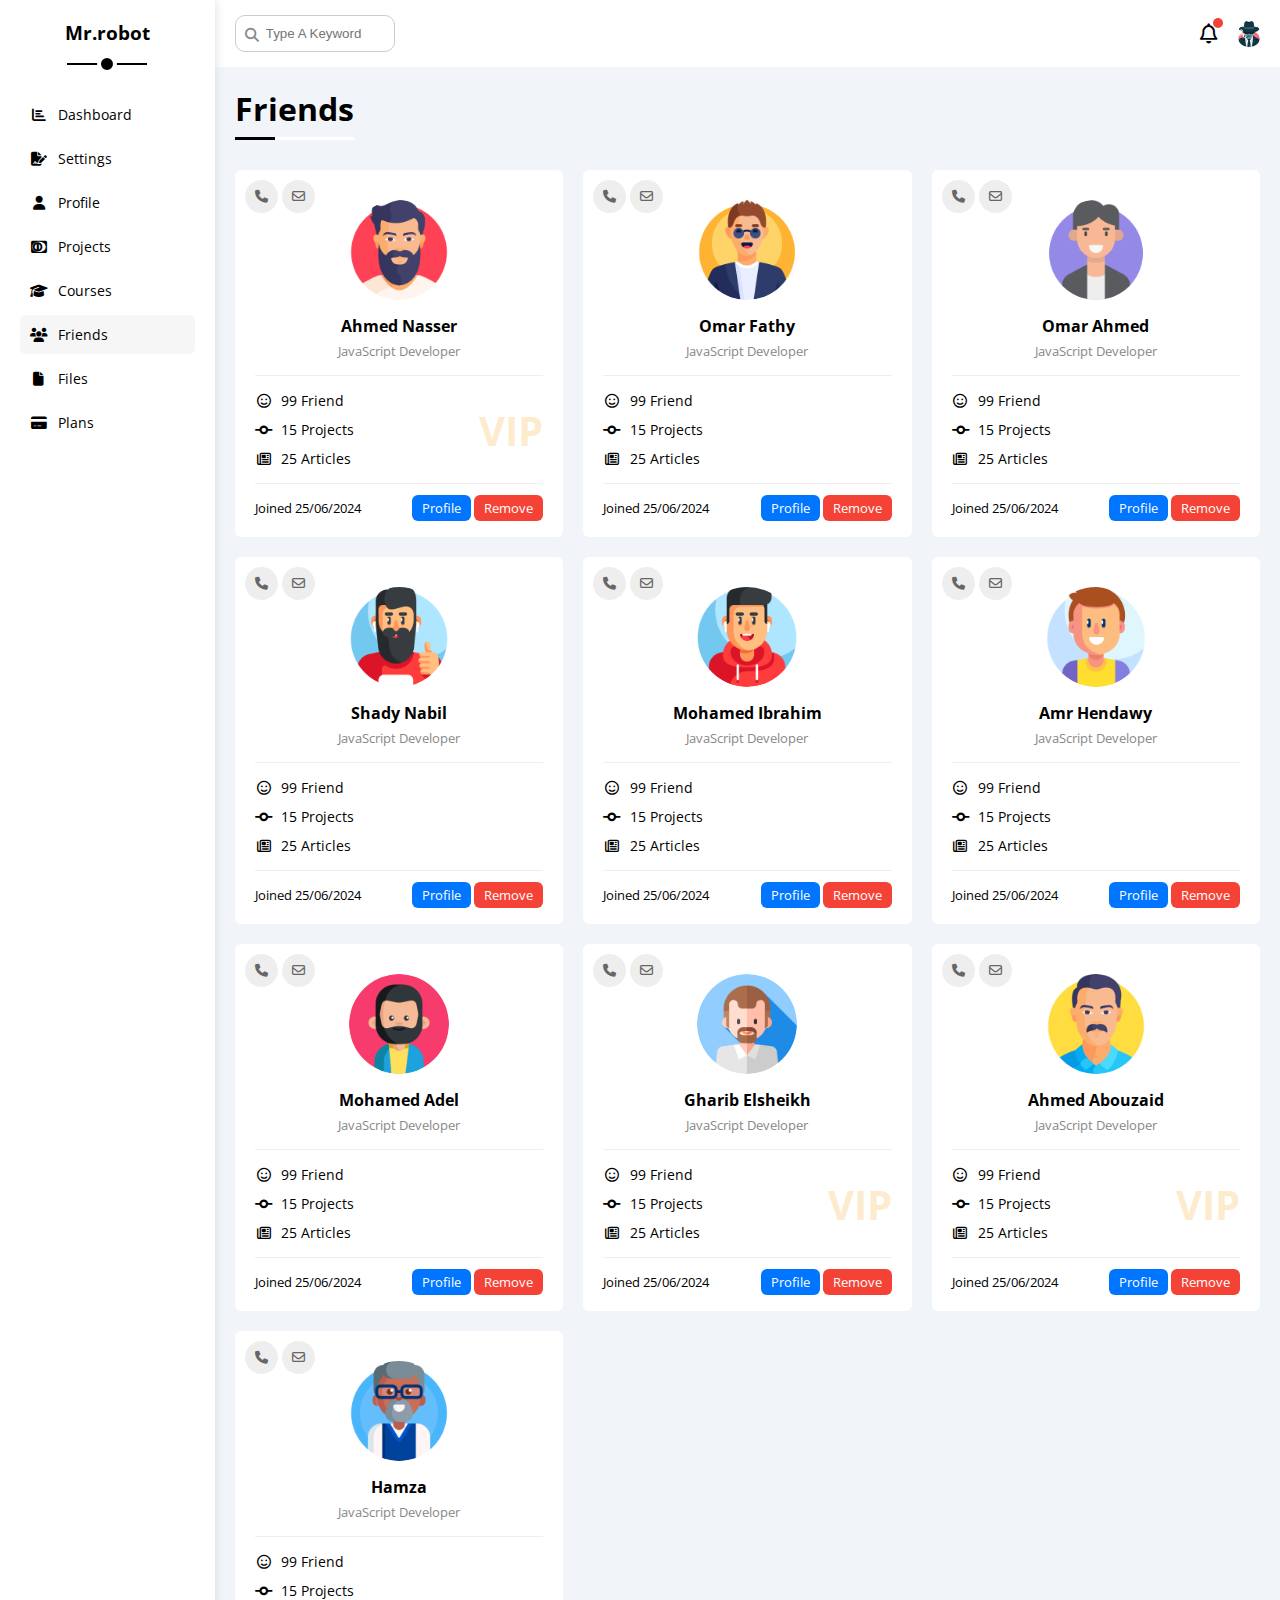
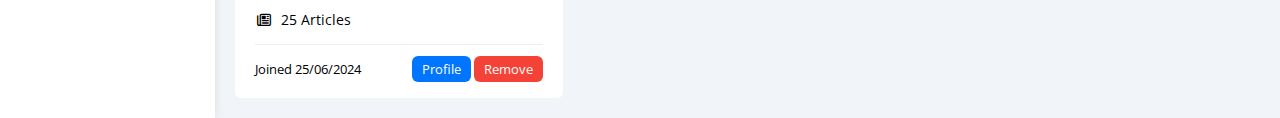
<file: friends.html>
<!DOCTYPE html>
<html lang="en">

    <head>
        <meta charset="UTF-8" />
        <meta name="viewport" content="width=device-width, initial-scale=1.0" />
        <title>Friends</title>
        <link rel="stylesheet" href="css/all.min.css">
        <link rel="stylesheet" href="css/framework.css" />
        <link rel="stylesheet" href="css/master.css" />
        <link rel="preconnect" href="https://fonts.googleapis.com" />
        <link rel="preconnect" href="https://fonts.gstatic.com" crossorigin />
        <link href="https://fonts.googleapis.com/css2?family=Open+Sans:wght@300;500&display=swap" rel="stylesheet" />
    </head>

    <body>
        <div class="page d-flex">
            <div class="sidebar bg-white p-20 p-relative">
                <h3 class="p-relative txt-c mt-0">Mr.robot</h3>
                <ul>
                    <li>
                        <a class="d-flex align-center fs-14 c-black rad-6 p-10" href="index.html">
                            <i class="fa-regular fas fa-chart-bar fa-fw"></i>
                            <span>Dashboard</span>
                        </a>
                    </li>
                    <li>
                        <a class="d-flex align-center fs-14 c-black rad-6 p-10" href="settings.html">
                            <i class="fa-solid far fas fa-file-signature fa-fw"></i>
                            <span>Settings</span>
                        </a>
                    </li>
                    <li>
                        <a class="d-flex align-center fs-14 c-black rad-6 p-10" href="profile.html">
                            <i class="fa-regular fas fa-user fa-fw"></i>
                            <span>Profile</span>
                        </a>
                    </li>
                    <li>
                        <a class="d-flex align-center fs-14 c-black rad-6 p-10" href="projects.html">
                            <i class="fa-brands fab fa-cc-diners-club fa-fw"></i>
                            <span>Projects</span>
                        </a>
                    </li>
                    <li>
                        <a class="d-flex align-center fs-14 c-black rad-6 p-10" href="courses.html">
                            <i class="fa-solid fas fa-graduation-cap fa-fw"></i>
                            <span>Courses</span>
                        </a>
                    </li>
                    <li>
                        <a class="active d-flex align-center fs-14 c-black rad-6 p-10" href="friends.html">
                            <i class="fa-solid fas fa-users fa-fw"></i>
                            <span>Friends</span>
                        </a>
                    </li>
                    <li>
                        <a class="d-flex align-center fs-14 c-black rad-6 p-10" href="files.html">
                            <i class="fa-regular fas fa-file fa-fw"></i>
                            <span>Files</span>
                        </a>
                    </li>
                    <li>
                        <a class="d-flex align-center fs-14 c-black rad-6 p-10" href="plans.html">
                            <i class="fa-regular fas fa-credit-card fa-fw"></i>
                            <span>Plans</span>
                        </a>
                    </li>
                </ul>
            </div>
            <div class="content w-full">
                <!-- Start Head -->
                <div class="head bg-white p-15 between-flex">
                    <div class="search p-relative">
                        <input class="p-10" type="search" placeholder="Type A Keyword">
                    </div>
                    <div class="icons d-flex align-center">
                        <span class="notification p-relative">
                            <i class="fa-regular fa-bell fa-lg"></i>
                        </span>
                        <img src="image/head/avatar-1.png" alt="">
                    </div>
                </div>
                <!-- End Head -->
                <h1 class="p-relative">Friends</h1>
                <div class="friends-page d-grid m-20 gap-20">
                    <div class="friend bg-white rad-6 p-20 p-relative">
                        <div class="contact">
                            <i class="fa-solid fa-phone"></i>
                            <i class="fa-regular fa-envelope"></i>
                        </div>
                        <div class="txt-c">
                            <img class="rad-half mt-10 mb-10 w-100 h-100" src="image/friends/friend-1.png" alt="" />
                            <h4 class="m-0">Ahmed Nasser</h4>
                            <p class="c-gray fs-13 mt-5 mb-0">JavaScript Developer</p>
                        </div>
                        <div class="icons fs-14 p-relative">
                            <div class="mb-10">
                                <i class="fa-regular fa-face-smile fa-fw"></i>
                                <span>99 Friend</span>
                            </div>
                            <div class="mb-10">
                                <i class="fa-solid fa-code-commit fa-fw"></i>
                                <span>15 Projects</span>
                            </div>
                            <div>
                                <i class="fa-regular fa-newspaper fa-fw"></i>
                                <span>25 Articles</span>
                            </div>
                            <span class="vip fw-bold c-orange">VIP</span>
                        </div>
                        <div class="info between-flex fs-13">
                            <span class="c-gary">Joined 25/06/2024</span>
                            <div>
                                <a class="bg-blue c-white btn-shape" href="profile.html">Profile</a>
                                <a class="bg-red c-white btn-shape" href="#">Remove</a>
                            </div>
                        </div>
                    </div>
                    <div class="friend bg-white rad-6 p-20 p-relative">
                        <div class="contact">
                            <i class="fa-solid fa-phone"></i>
                            <i class="fa-regular fa-envelope"></i>
                        </div>
                        <div class="txt-c">
                            <img class="rad-half mt-10 mb-10 w-100 h-100" src="image/friends/friend-2.png" alt="" />
                            <h4 class="m-0">Omar Fathy</h4>
                            <p class="c-gray fs-13 mt-5 mb-0">JavaScript Developer</p>
                        </div>
                        <div class="icons fs-14 p-relative">
                            <div class="mb-10">
                                <i class="fa-regular fa-face-smile fa-fw"></i>
                                <span>99 Friend</span>
                            </div>
                            <div class="mb-10">
                                <i class="fa-solid fa-code-commit fa-fw"></i>
                                <span>15 Projects</span>
                            </div>
                            <div>
                                <i class="fa-regular fa-newspaper fa-fw"></i>
                                <span>25 Articles</span>
                            </div>
                        </div>
                        <div class="info between-flex fs-13">
                            <span class="c-gary">Joined 25/06/2024</span>
                            <div>
                                <a class="bg-blue c-white btn-shape" href="profile.html">Profile</a>
                                <a class="bg-red c-white btn-shape" href="#">Remove</a>
                            </div>
                        </div>
                    </div>
                    <div class="friend bg-white rad-6 p-20 p-relative">
                        <div class="contact">
                            <i class="fa-solid fa-phone"></i>
                            <i class="fa-regular fa-envelope"></i>
                        </div>
                        <div class="txt-c">
                            <img class="rad-half mt-10 mb-10 w-100 h-100" src="image/friends/friend-3.png" alt="" />
                            <h4 class="m-0">Omar Ahmed</h4>
                            <p class="c-gray fs-13 mt-5 mb-0">JavaScript Developer</p>
                        </div>
                        <div class="icons fs-14 p-relative">
                            <div class="mb-10">
                                <i class="fa-regular fa-face-smile fa-fw"></i>
                                <span>99 Friend</span>
                            </div>
                            <div class="mb-10">
                                <i class="fa-solid fa-code-commit fa-fw"></i>
                                <span>15 Projects</span>
                            </div>
                            <div>
                                <i class="fa-regular fa-newspaper fa-fw"></i>
                                <span>25 Articles</span>
                            </div>
                        </div>
                        <div class="info between-flex fs-13">
                            <span class="c-gary">Joined 25/06/2024</span>
                            <div>
                                <a class="bg-blue c-white btn-shape" href="profile.html">Profile</a>
                                <a class="bg-red c-white btn-shape" href="#">Remove</a>
                            </div>
                        </div>
                    </div>
                    <div class="friend bg-white rad-6 p-20 p-relative">
                        <div class="contact">
                            <i class="fa-solid fa-phone"></i>
                            <i class="fa-regular fa-envelope"></i>
                        </div>
                        <div class="txt-c">
                            <img class="rad-half mt-10 mb-10 w-100 h-100" src="image/friends/friend-4.png" alt="" />
                            <h4 class="m-0">Shady Nabil</h4>
                            <p class="c-gray fs-13 mt-5 mb-0">JavaScript Developer</p>
                        </div>
                        <div class="icons fs-14 p-relative">
                            <div class="mb-10">
                                <i class="fa-regular fa-face-smile fa-fw"></i>
                                <span>99 Friend</span>
                            </div>
                            <div class="mb-10">
                                <i class="fa-solid fa-code-commit fa-fw"></i>
                                <span>15 Projects</span>
                            </div>
                            <div>
                                <i class="fa-regular fa-newspaper fa-fw"></i>
                                <span>25 Articles</span>
                            </div>
                        </div>
                        <div class="info between-flex fs-13">
                            <span class="c-gary">Joined 25/06/2024</span>
                            <div>
                                <a class="bg-blue c-white btn-shape" href="profile.html">Profile</a>
                                <a class="bg-red c-white btn-shape" href="#">Remove</a>
                            </div>
                        </div>
                    </div>
                    <div class="friend bg-white rad-6 p-20 p-relative">
                        <div class="contact">
                            <i class="fa-solid fa-phone"></i>
                            <i class="fa-regular fa-envelope"></i>
                        </div>
                        <div class="txt-c">
                            <img class="rad-half mt-10 mb-10 w-100 h-100" src="image/friends/friend-5.png" alt="" />
                            <h4 class="m-0">Mohamed Ibrahim</h4>
                            <p class="c-gray fs-13 mt-5 mb-0">JavaScript Developer</p>
                        </div>
                        <div class="icons fs-14 p-relative">
                            <div class="mb-10">
                                <i class="fa-regular fa-face-smile fa-fw"></i>
                                <span>99 Friend</span>
                            </div>
                            <div class="mb-10">
                                <i class="fa-solid fa-code-commit fa-fw"></i>
                                <span>15 Projects</span>
                            </div>
                            <div>
                                <i class="fa-regular fa-newspaper fa-fw"></i>
                                <span>25 Articles</span>
                            </div>
                        </div>
                        <div class="info between-flex fs-13">
                            <span class="c-gary">Joined 25/06/2024</span>
                            <div>
                                <a class="bg-blue c-white btn-shape" href="profile.html">Profile</a>
                                <a class="bg-red c-white btn-shape" href="#">Remove</a>
                            </div>
                        </div>
                    </div>
                    <div class="friend bg-white rad-6 p-20 p-relative">
                        <div class="contact">
                            <i class="fa-solid fa-phone"></i>
                            <i class="fa-regular fa-envelope"></i>
                        </div>
                        <div class="txt-c">
                            <img class="rad-half mt-10 mb-10 w-100 h-100" src="image/friends/friend-6.png" alt="" />
                            <h4 class="m-0">Amr Hendawy</h4>
                            <p class="c-gray fs-13 mt-5 mb-0">JavaScript Developer</p>
                        </div>
                        <div class="icons fs-14 p-relative">
                            <div class="mb-10">
                                <i class="fa-regular fa-face-smile fa-fw"></i>
                                <span>99 Friend</span>
                            </div>
                            <div class="mb-10">
                                <i class="fa-solid fa-code-commit fa-fw"></i>
                                <span>15 Projects</span>
                            </div>
                            <div>
                                <i class="fa-regular fa-newspaper fa-fw"></i>
                                <span>25 Articles</span>
                            </div>
                        </div>
                        <div class="info between-flex fs-13">
                            <span class="c-gary">Joined 25/06/2024</span>
                            <div>
                                <a class="bg-blue c-white btn-shape" href="profile.html">Profile</a>
                                <a class="bg-red c-white btn-shape" href="#">Remove</a>
                            </div>
                        </div>
                    </div>
                    <div class="friend bg-white rad-6 p-20 p-relative">
                        <div class="contact">
                            <i class="fa-solid fa-phone"></i>
                            <i class="fa-regular fa-envelope"></i>
                        </div>
                        <div class="txt-c">
                            <img class="rad-half mt-10 mb-10 w-100 h-100" src="image/friends/friend-7.png" alt="" />
                            <h4 class="m-0">Mohamed Adel</h4>
                            <p class="c-gray fs-13 mt-5 mb-0">JavaScript Developer</p>
                        </div>
                        <div class="icons fs-14 p-relative">
                            <div class="mb-10">
                                <i class="fa-regular fa-face-smile fa-fw"></i>
                                <span>99 Friend</span>
                            </div>
                            <div class="mb-10">
                                <i class="fa-solid fa-code-commit fa-fw"></i>
                                <span>15 Projects</span>
                            </div>
                            <div>
                                <i class="fa-regular fa-newspaper fa-fw"></i>
                                <span>25 Articles</span>
                            </div>
                        </div>
                        <div class="info between-flex fs-13">
                            <span class="c-gary">Joined 25/06/2024</span>
                            <div>
                                <a class="bg-blue c-white btn-shape" href="profile.html">Profile</a>
                                <a class="bg-red c-white btn-shape" href="#">Remove</a>
                            </div>
                        </div>
                    </div>
                    <div class="friend bg-white rad-6 p-20 p-relative">
                        <div class="contact">
                            <i class="fa-solid fa-phone"></i>
                            <i class="fa-regular fa-envelope"></i>
                        </div>
                        <div class="txt-c">
                            <img class="rad-half mt-10 mb-10 w-100 h-100" src="image/friends/friend-8.png" alt="" />
                            <h4 class="m-0">Gharib Elsheikh</h4>
                            <p class="c-gray fs-13 mt-5 mb-0">JavaScript Developer</p>
                        </div>
                        <div class="icons fs-14 p-relative">
                            <div class="mb-10">
                                <i class="fa-regular fa-face-smile fa-fw"></i>
                                <span>99 Friend</span>
                            </div>
                            <div class="mb-10">
                                <i class="fa-solid fa-code-commit fa-fw"></i>
                                <span>15 Projects</span>
                            </div>
                            <div>
                                <i class="fa-regular fa-newspaper fa-fw"></i>
                                <span>25 Articles</span>
                            </div>
                            <span class="vip fw-bold c-orange">VIP</span>
                        </div>
                        <div class="info between-flex fs-13">
                            <span class="c-gary">Joined 25/06/2024</span>
                            <div>
                                <a class="bg-blue c-white btn-shape" href="profile.html">Profile</a>
                                <a class="bg-red c-white btn-shape" href="#">Remove</a>
                            </div>
                        </div>
                    </div>
                    <div class="friend bg-white rad-6 p-20 p-relative">
                        <div class="contact">
                            <i class="fa-solid fa-phone"></i>
                            <i class="fa-regular fa-envelope"></i>
                        </div>
                        <div class="txt-c">
                            <img class="rad-half mt-10 mb-10 w-100 h-100" src="image/friends/friend-9.png" alt="" />
                            <h4 class="m-0">Ahmed Abouzaid</h4>
                            <p class="c-gray fs-13 mt-5 mb-0">JavaScript Developer</p>
                        </div>
                        <div class="icons fs-14 p-relative">
                            <div class="mb-10">
                                <i class="fa-regular fa-face-smile fa-fw"></i>
                                <span>99 Friend</span>
                            </div>
                            <div class="mb-10">
                                <i class="fa-solid fa-code-commit fa-fw"></i>
                                <span>15 Projects</span>
                            </div>
                            <div>
                                <i class="fa-regular fa-newspaper fa-fw"></i>
                                <span>25 Articles</span>
                            </div>
                            <span class="vip fw-bold c-orange">VIP</span>
                        </div>
                        <div class="info between-flex fs-13">
                            <span class="c-gary">Joined 25/06/2024</span>
                            <div>
                                <a class="bg-blue c-white btn-shape" href="profile.html">Profile</a>
                                <a class="bg-red c-white btn-shape" href="#">Remove</a>
                            </div>
                        </div>
                    </div>
                    <div class="friend bg-white rad-6 p-20 p-relative">
                        <div class="contact">
                            <i class="fa-solid fa-phone"></i>
                            <i class="fa-regular fa-envelope"></i>
                        </div>
                        <div class="txt-c">
                            <img class="rad-half mt-10 mb-10 w-100 h-100" src="image/friends/friend-10.png" alt="" />
                            <h4 class="m-0">Hamza</h4>
                            <p class="c-gray fs-13 mt-5 mb-0">JavaScript Developer</p>
                        </div>
                        <div class="icons fs-14 p-relative">
                            <div class="mb-10">
                                <i class="fa-regular fa-face-smile fa-fw"></i>
                                <span>99 Friend</span>
                            </div>
                            <div class="mb-10">
                                <i class="fa-solid fa-code-commit fa-fw"></i>
                                <span>15 Projects</span>
                            </div>
                            <div>
                                <i class="fa-regular fa-newspaper fa-fw"></i>
                                <span>25 Articles</span>
                            </div>
                        </div>
                        <div class="info between-flex fs-13">
                            <span class="c-gary">Joined 25/06/2024</span>
                            <div>
                                <a class="bg-blue c-white btn-shape" href="profile.html">Profile</a>
                                <a class="bg-red c-white btn-shape" href="#">Remove</a>
                            </div>
                        </div>
                    </div>
                </div>
            </div>
        </div>
    </body>

</html>
</file>
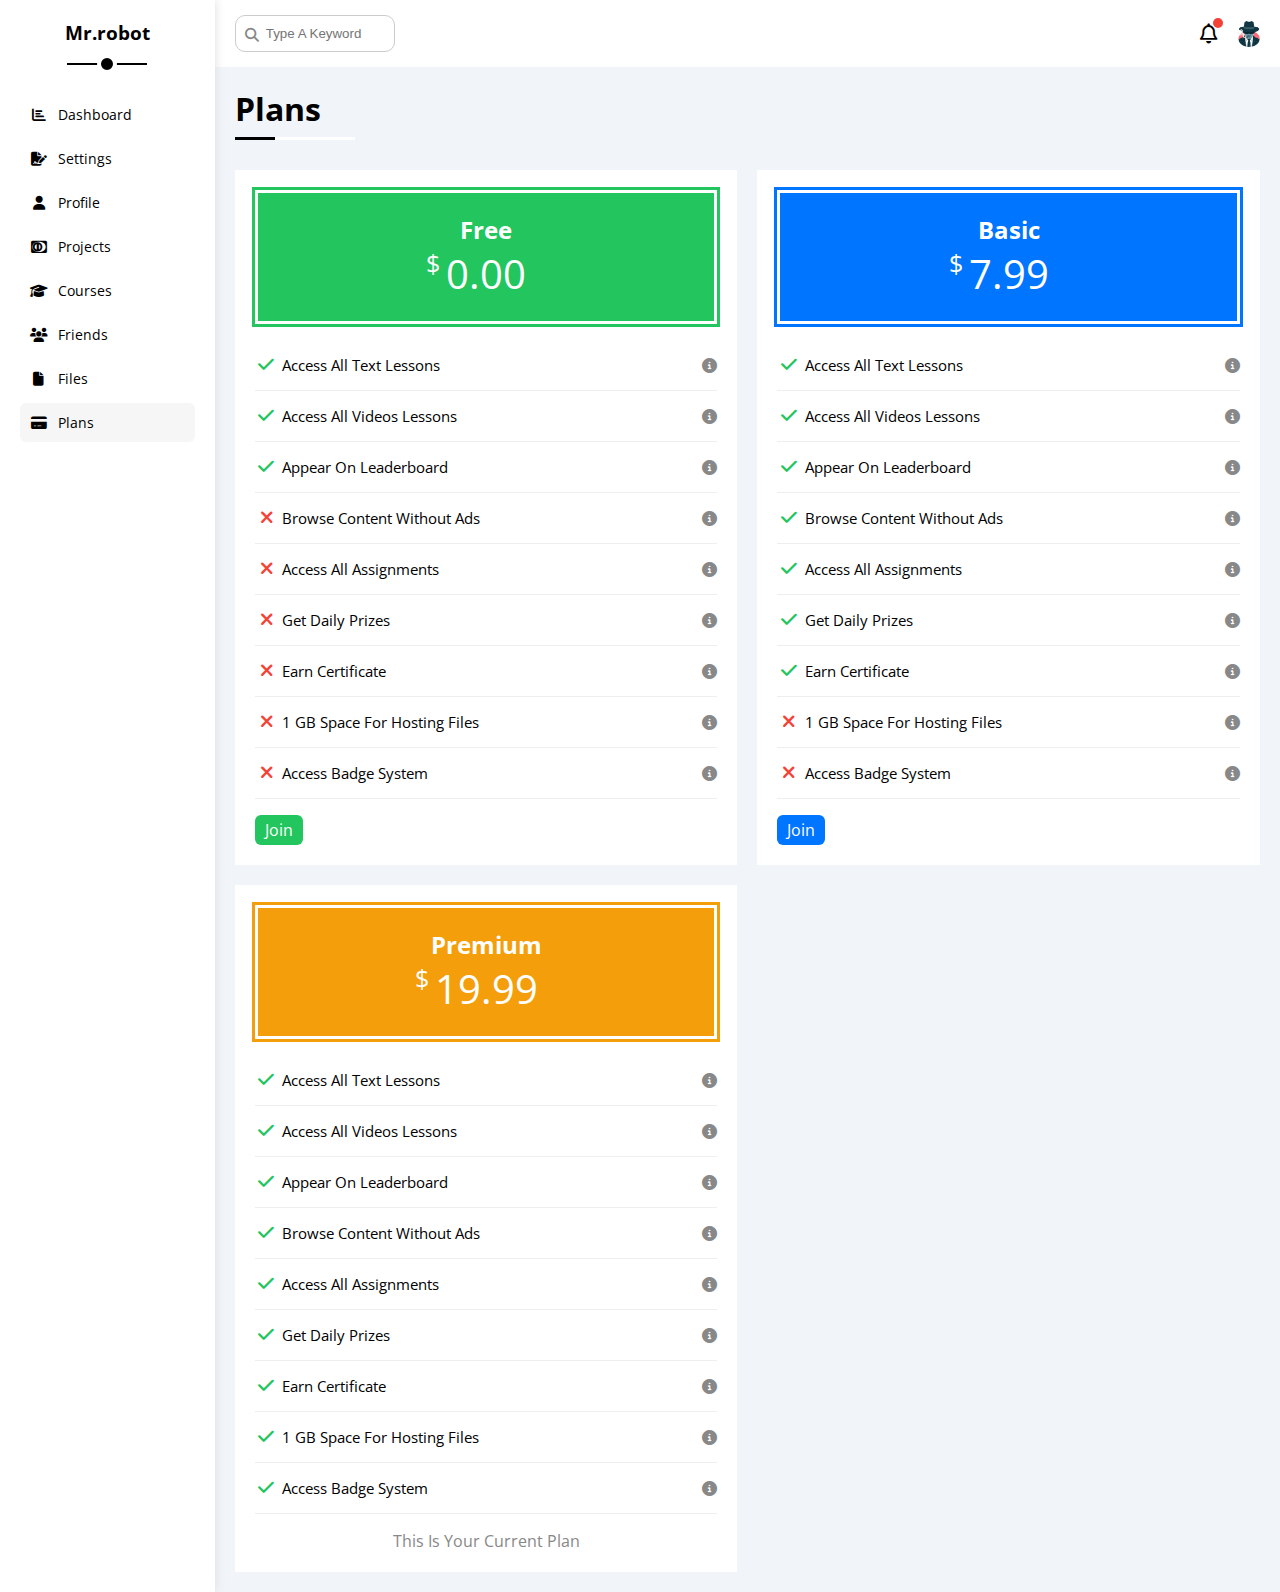
<file: plans.html>
<!DOCTYPE html>
<html lang="en">

    <head>
        <meta charset="UTF-8" />
        <meta name="viewport" content="width=device-width, initial-scale=1.0" />
        <title>Plans</title>
        <link rel="stylesheet" href="css/all.min.css">
        <link rel="stylesheet" href="css/framework.css" />
        <link rel="stylesheet" href="css/master.css" />
        <link rel="preconnect" href="https://fonts.googleapis.com" />
        <link rel="preconnect" href="https://fonts.gstatic.com" crossorigin />
        <link href="https://fonts.googleapis.com/css2?family=Open+Sans:wght@300;500&display=swap" rel="stylesheet" />
    </head>

    <body>
        <div class="page d-flex">
            <div class="sidebar bg-white p-20 p-relative">
                <h3 class="p-relative txt-c mt-0">Mr.robot</h3>
                <ul>
                    <li>
                        <a class="d-flex align-center fs-14 c-black rad-6 p-10" href="index.html">
                            <i class="fa-regular fas fa-chart-bar fa-fw"></i>
                            <span>Dashboard</span>
                        </a>
                    </li>
                    <li>
                        <a class="d-flex align-center fs-14 c-black rad-6 p-10" href="settings.html">
                            <i class="fa-solid far fas fa-file-signature fa-fw"></i>
                            <span>Settings</span>
                        </a>
                    </li>
                    <li>
                        <a class="d-flex align-center fs-14 c-black rad-6 p-10" href="profile.html">
                            <i class="fa-regular fas fa-user fa-fw"></i>
                            <span>Profile</span>
                        </a>
                    </li>
                    <li>
                        <a class="d-flex align-center fs-14 c-black rad-6 p-10" href="projects.html">
                            <i class="fa-brands fab fa-cc-diners-club fa-fw"></i>
                            <span>Projects</span>
                        </a>
                    </li>
                    <li>
                        <a class="d-flex align-center fs-14 c-black rad-6 p-10" href="courses.html">
                            <i class="fa-solid fas fa-graduation-cap fa-fw"></i>
                            <span>Courses</span>
                        </a>
                    </li>
                    <li>
                        <a class="d-flex align-center fs-14 c-black rad-6 p-10" href="friends.html">
                            <i class="fa-solid fas fa-users fa-fw"></i>
                            <span>Friends</span>
                        </a>
                    </li>
                    <li>
                        <a class="d-flex align-center fs-14 c-black rad-6 p-10" href="files.html">
                            <i class="fa-regular fas fa-file fa-fw"></i>
                            <span>Files</span>
                        </a>
                    </li>
                    <li>
                        <a class="active d-flex align-center fs-14 c-black rad-6 p-10" href="plans.html">
                            <i class="fa-regular fas fa-credit-card fa-fw"></i>
                            <span>Plans</span>
                        </a>
                    </li>
                </ul>
            </div>
            <div class="content w-full">
                <!-- Start Head -->
                <div class="head bg-white p-15 between-flex">
                    <div class="search p-relative">
                        <input class="p-10" type="search" placeholder="Type A Keyword">
                    </div>
                    <div class="icons d-flex align-center">
                        <span class="notification p-relative">
                            <i class="fa-regular fa-bell fa-lg"></i>
                        </span>
                        <img src="image/head/avatar-1.png" alt="">
                    </div>
                </div>
                <!-- End Head -->
                <!-- Start Plan -->
                <h1 class="p-relative">Plans</h1>
                <div class="plans-page d-grid m-20 gap-20">
                    <div class="plan green bg-white p-20">
                        <div class="top bg-green txt-c p-20">
                            <h2 class="m-0 c-white">Free</h2>
                            <div class="price c-white"><span>$</span>0.00</div>
                        </div>
                        <ul>
                            <li>
                                <i class="fa-solid fa-check fa-fw yes"></i>
                                <span>Access All Text Lessons</span>
                                <i class="fa-solid fa-circle-info help"></i>
                            </li>
                            <li>
                                <i class="fa-solid fa-check fa-fw yes"></i>
                                <span>Access All Videos Lessons</span>
                                <i class="fa-solid fa-circle-info help"></i>
                            </li>
                            <li>
                                <i class="fa-solid fa-check fa-fw yes"></i>
                                <span>Appear On Leaderboard</span>
                                <i class="fa-solid fa-circle-info help"></i>
                            </li>
                            <li>
                                <i class="fa-solid fa-xmark fa-fw"></i>
                                <span>Browse Content Without Ads</span>
                                <i class="fa-solid fa-circle-info help"></i>
                            </li>
                            <li>
                                <i class="fa-solid fa-xmark fa-fw"></i>
                                <span>Access All Assignments</span>
                                <i class="fa-solid fa-circle-info help"></i>
                            </li>
                            <li>
                                <i class="fa-solid fa-xmark fa-fw"></i>
                                <span>Get Daily Prizes</span>
                                <i class="fa-solid fa-circle-info help"></i>
                            </li>
                            <li>
                                <i class="fa-solid fa-xmark fa-fw"></i>
                                <span>Earn Certificate</span>
                                <i class="fa-solid fa-circle-info help"></i>
                            </li>
                            <li>
                                <i class="fa-solid fa-xmark fa-fw"></i>
                                <span>1 GB Space For Hosting Files</span>
                                <i class="fa-solid fa-circle-info help"></i>
                            </li>
                            <li>
                                <i class="fa-solid fa-xmark fa-fw"></i>
                                <span>Access Badge System</span>
                                <i class="fa-solid fa-circle-info help"></i>
                            </li>
                        </ul>
                        <a href="#" class="btn-shape bg-green c-white d-block w-fit">Join</a>
                    </div>
                    <div class="plan blue bg-white p-20">
                        <div class="top bg-blue txt-c p-20">
                            <h2 class="m-0 c-white">Basic</h2>
                            <div class="price c-white"><span>$</span>7.99</div>
                        </div>
                        <ul>
                            <li>
                                <i class="fa-solid fa-check fa-fw yes"></i>
                                <span>Access All Text Lessons</span>
                                <i class="fa-solid fa-circle-info help"></i>
                            </li>
                            <li>
                                <i class="fa-solid fa-check fa-fw yes"></i>
                                <span>Access All Videos Lessons</span>
                                <i class="fa-solid fa-circle-info help"></i>
                            </li>
                            <li>
                                <i class="fa-solid fa-check fa-fw yes"></i>
                                <span>Appear On Leaderboard</span>
                                <i class="fa-solid fa-circle-info help"></i>
                            </li>
                            <li>
                                <i class="fa-solid fa-check fa-fw yes"></i>
                                <span>Browse Content Without Ads</span>
                                <i class="fa-solid fa-circle-info help"></i>
                            </li>
                            <li>
                                <i class="fa-solid fa-check fa-fw yes"></i>
                                <span>Access All Assignments</span>
                                <i class="fa-solid fa-circle-info help"></i>
                            </li>
                            <li>
                                <i class="fa-solid fa-check fa-fw yes"></i>
                                <span>Get Daily Prizes</span>
                                <i class="fa-solid fa-circle-info help"></i>
                            </li>
                            <li>
                                <i class="fa-solid fa-check fa-fw yes"></i>
                                <span>Earn Certificate</span>
                                <i class="fa-solid fa-circle-info help"></i>
                            </li>
                            <li>
                                <i class="fa-solid fa-xmark fa-fw"></i>
                                <span>1 GB Space For Hosting Files</span>
                                <i class="fa-solid fa-circle-info help"></i>
                            </li>
                            <li>
                                <i class="fa-solid fa-xmark fa-fw"></i>
                                <span>Access Badge System</span>
                                <i class="fa-solid fa-circle-info help"></i>
                            </li>
                        </ul>
                        <a href="#" class="btn-shape bg-blue c-white d-block w-fit">Join</a>
                    </div>
                    <div class="plan orange bg-white p-20">
                        <div class="top bg-orange txt-c p-20">
                            <h2 class="m-0 c-white">Premium</h2>
                            <div class="price c-white"><span>$</span>19.99</div>
                        </div>
                        <ul>
                            <li>
                                <i class="fa-solid fa-check fa-fw yes"></i>
                                <span>Access All Text Lessons</span>
                                <i class="fa-solid fa-circle-info help"></i>
                            </li>
                            <li>
                                <i class="fa-solid fa-check fa-fw yes"></i>
                                <span>Access All Videos Lessons</span>
                                <i class="fa-solid fa-circle-info help"></i>
                            </li>
                            <li>
                                <i class="fa-solid fa-check fa-fw yes"></i>
                                <span>Appear On Leaderboard</span>
                                <i class="fa-solid fa-circle-info help"></i>
                            </li>
                            <li>
                                <i class="fa-solid fa-check fa-fw yes"></i>
                                <span>Browse Content Without Ads</span>
                                <i class="fa-solid fa-circle-info help"></i>
                            </li>
                            <li>
                                <i class="fa-solid fa-check fa-fw yes"></i>
                                <span>Access All Assignments</span>
                                <i class="fa-solid fa-circle-info help"></i>
                            </li>
                            <li>
                                <i class="fa-solid fa-check fa-fw yes"></i>
                                <span>Get Daily Prizes</span>
                                <i class="fa-solid fa-circle-info help"></i>
                            </li>
                            <li>
                                <i class="fa-solid fa-check fa-fw yes"></i>
                                <span>Earn Certificate</span>
                                <i class="fa-solid fa-circle-info help"></i>
                            </li>
                            <li>
                                <i class="fa-solid fa-check fa-fw yes"></i>
                                <span>1 GB Space For Hosting Files</span>
                                <i class="fa-solid fa-circle-info help"></i>
                            </li>
                            <li>
                                <i class="fa-solid fa-check fa-fw yes"></i>
                                <span>Access Badge System</span>
                                <i class="fa-solid fa-circle-info help"></i>
                            </li>
                        </ul>
                        <p class="c-gray m-0 txt-c">This Is Your Current Plan</p>
                    </div>
                    <!-- End Plan -->
                </div>
            </div>
        </div>
    </body>

</html>
</file>
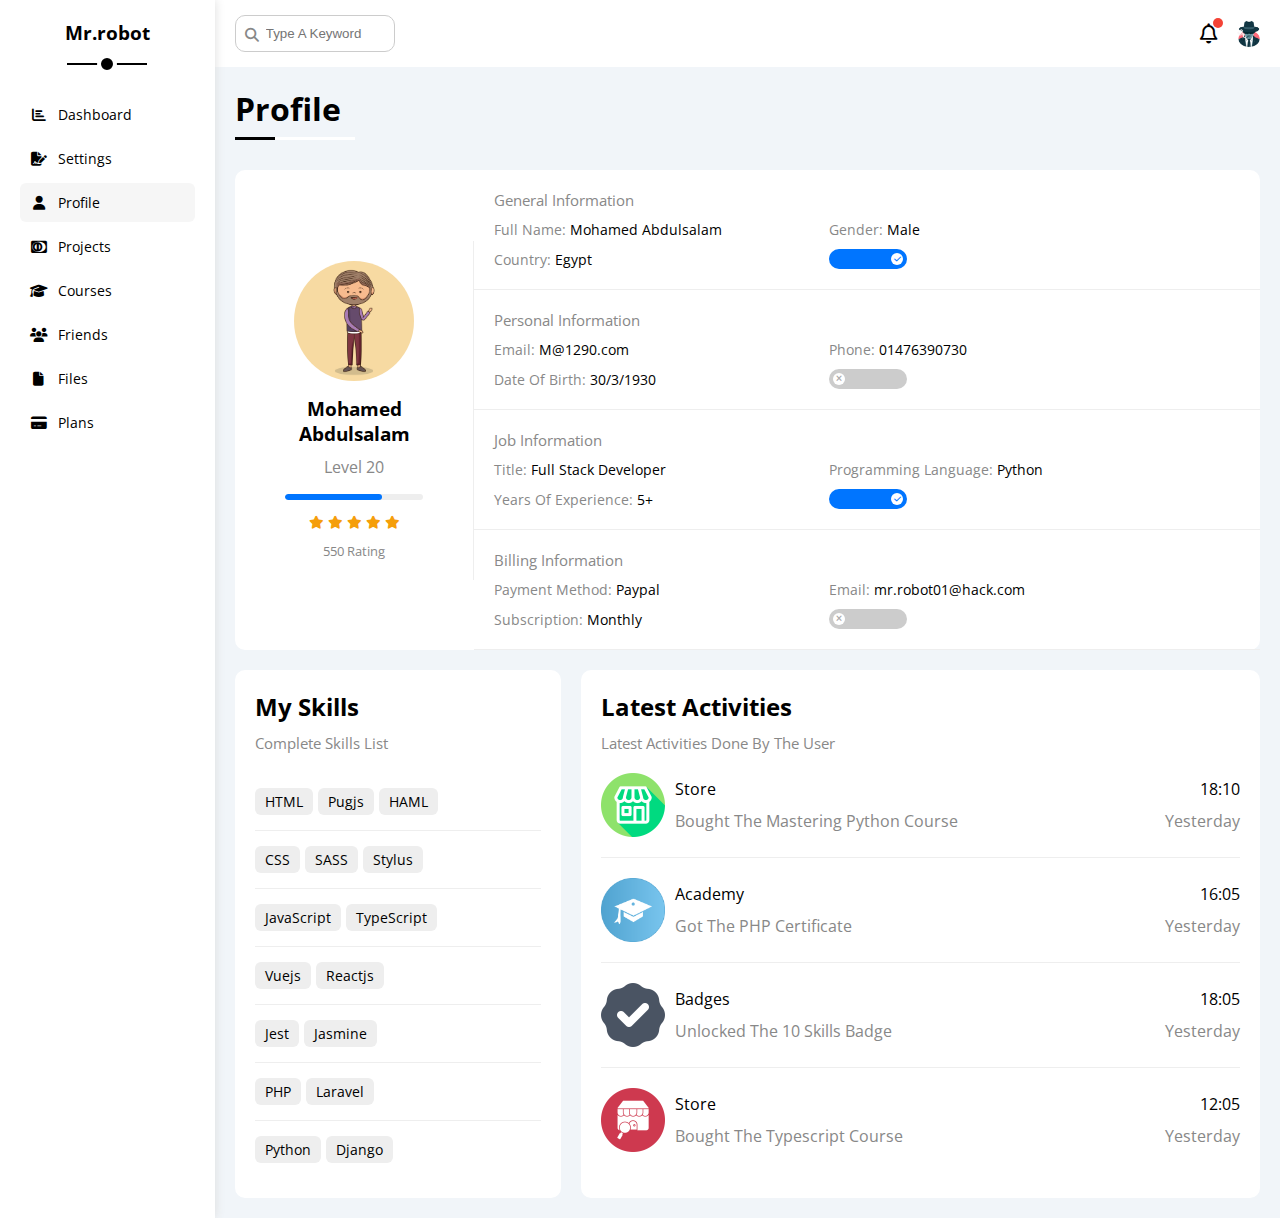
<file: profile.html>
<!DOCTYPE html>
<html lang="en">

    <head>
        <meta charset="UTF-8" />
        <meta name="viewport" content="width=device-width, initial-scale=1.0" />
        <title>Profile</title>
        <link rel="stylesheet" href="css/all.min.css">
        <link rel="stylesheet" href="css/framework.css" />
        <link rel="stylesheet" href="css/master.css" />
        <link rel="preconnect" href="https://fonts.googleapis.com" />
        <link rel="preconnect" href="https://fonts.gstatic.com" crossorigin />
        <link href="https://fonts.googleapis.com/css2?family=Open+Sans:wght@300;500&display=swap" rel="stylesheet" />
    </head>

    <body>
        <div class="page d-flex">
            <div class="sidebar bg-white p-20 p-relative">
                <h3 class="p-relative txt-c mt-0">Mr.robot</h3>
                <ul>
                    <li>
                        <a class="d-flex align-center fs-14 c-black rad-6 p-10" href="index.html">
                            <i class="fa-regular fas fa-chart-bar fa-fw"></i>
                            <span>Dashboard</span>
                        </a>
                    </li>
                    <li>
                        <a class="d-flex align-center fs-14 c-black rad-6 p-10" href="settings.html">
                            <i class="fa-solid far fas fa-file-signature fa-fw"></i>
                            <span>Settings</span>
                        </a>
                    </li>
                    <li>
                        <a class="active d-flex align-center fs-14 c-black rad-6 p-10" href="profile.html">
                            <i class="fa-regular fas fa-user fa-fw"></i>
                            <span>Profile</span>
                        </a>
                    </li>
                    <li>
                        <a class="d-flex align-center fs-14 c-black rad-6 p-10" href="projects.html">
                            <i class="fa-brands fab fa-cc-diners-club fa-fw"></i>
                            <span>Projects</span>
                        </a>
                    </li>
                    <li>
                        <a class="d-flex align-center fs-14 c-black rad-6 p-10" href="courses.html">
                            <i class="fa-solid fas fa-graduation-cap fa-fw"></i>
                            <span>Courses</span>
                        </a>
                    </li>
                    <li>
                        <a class="d-flex align-center fs-14 c-black rad-6 p-10" href="friends.html">
                            <i class="fa-solid fas fa-users fa-fw"></i>
                            <span>Friends</span>
                        </a>
                    </li>
                    <li>
                        <a class="d-flex align-center fs-14 c-black rad-6 p-10" href="files.html">
                            <i class="fa-regular fas fa-file fa-fw"></i>
                            <span>Files</span>
                        </a>
                    </li>
                    <li>
                        <a class="d-flex align-center fs-14 c-black rad-6 p-10" href="plans.html">
                            <i class="fa-regular fas fa-credit-card fa-fw"></i>
                            <span>Plans</span>
                        </a>
                    </li>
                </ul>
            </div>
            <div class="content w-full">
                <!-- Start Head -->
                <div class="head bg-white p-15 between-flex">
                    <div class="search p-relative">
                        <input class="p-10" type="search" placeholder="Type A Keyword">
                    </div>
                    <div class="icons d-flex align-center">
                        <span class="notification p-relative">
                            <i class="fa-regular fa-bell fa-lg"></i>
                        </span>
                        <img src="image/head/avatar-1.png" alt="">
                    </div>
                </div>
                <!-- End Head -->
                <h1 class="p-relative">Profile</h1>
                <div class="profile-page m-20">
                    <!-- Start Overview -->
                    <div class="overview bg-white rad-10 d-flex align-center">
                        <div class="avatar-box txt-c p-20">
                            <img class="rad-half mb-10" src="image/profile/avatar-profile.jpg" alt="" />
                            <h3 class="m-0">Mohamed Abdulsalam</h3>
                            <p class="c-gray mt-10">Level 20</p>
                            <div class="level rad-6 bg-eee p-relative">
                                <span style="width: 70%"></span>
                            </div>
                            <div class="rating mt-10 mb-10">
                                <i class="fa-solid fa-star c-orange fs-13"></i>
                                <i class="fa-solid fa-star c-orange fs-13"></i>
                                <i class="fa-solid fa-star c-orange fs-13"></i>
                                <i class="fa-solid fa-star c-orange fs-13"></i>
                                <i class="fa-solid fa-star c-orange fs-13"></i>
                            </div>
                            <p class="c-gray m-0 fs-13">550 Rating</p>
                        </div>
                        <div class="info-box w-full txt-c-mobile">
                            <!-- Start Information Row -->
                            <div class="box p-20 d-flex align-center">
                                <h4 class="c-gray fs-15 m-0 w-full">General Information</h4>
                                <div class="fs-14">
                                    <span class="c-gray">Full Name:</span>
                                    <span>Mohamed Abdulsalam</span>
                                </div>
                                <div class="fs-14">
                                    <span class="c-gray">Gender:</span>
                                    <span>Male</span>
                                </div>
                                <div class="fs-14">
                                    <span class="c-gray">Country:</span>
                                    <span>Egypt</span>
                                </div>
                                <div class="fs-14">
                                    <label>
                                        <input class="toggle-checkbox" type="checkbox" checked />
                                        <div class="toggle-switch"></div>
                                    </label>
                                </div>
                            </div>
                            <!-- End Information Row -->
                            <!-- Start Information Row -->
                            <div class="box p-20 d-flex align-center">
                                <h4 class="c-gray fs-15 m-0 w-full">Personal Information</h4>
                                <div class="fs-14">
                                    <span class="c-gray">Email:</span>
                                    <span>M@1290.com</span>
                                </div>
                                <div class="fs-14">
                                    <span class="c-gray">Phone:</span>
                                    <span>01476390730</span>
                                </div>
                                <div class="fs-14">
                                    <span class="c-gray">Date Of Birth:</span>
                                    <span>30/3/1930</span>
                                </div>
                                <div class="fs-14">
                                    <label>
                                        <input class="toggle-checkbox" type="checkbox" />
                                        <div class="toggle-switch"></div>
                                    </label>
                                </div>
                            </div>
                            <!-- End Information Row -->
                            <!-- Start Information Row -->
                            <div class="box p-20 d-flex align-center">
                                <h4 class="c-gray fs-15 m-0 w-full">Job Information</h4>
                                <div class="fs-14">
                                    <span class="c-gray">Title:</span>
                                    <span>Full Stack Developer</span>
                                </div>
                                <div class="fs-14">
                                    <span class="c-gray">Programming Language:</span>
                                    <span>Python</span>
                                </div>
                                <div class="fs-14">
                                    <span class="c-gray">Years Of Experience:</span>
                                    <span>5+</span>
                                </div>
                                <div class="fs-14">
                                    <label>
                                        <input class="toggle-checkbox" type="checkbox" checked />
                                        <div class="toggle-switch"></div>
                                    </label>
                                </div>
                            </div>
                            <!-- End Information Row -->
                            <!-- Start Information Row -->
                            <div class="box p-20 d-flex align-center">
                                <h4 class="c-gray fs-15 m-0 w-full">Billing Information</h4>
                                <div class="fs-14">
                                    <span class="c-gray">Payment Method:</span>
                                    <span>Paypal</span>
                                </div>
                                <div class="fs-14">
                                    <span class="c-gray">Email:</span>
                                    <span>mr.robot01@hack.com</span>
                                </div>
                                <div class="fs-14">
                                    <span class="c-gray">Subscription:</span>
                                    <span>Monthly</span>
                                </div>
                                <div class="fs-14">
                                    <label>
                                        <input class="toggle-checkbox" type="checkbox" />
                                        <div class="toggle-switch"></div>
                                    </label>
                                </div>
                            </div>
                            <!-- End Information Row -->
                        </div>
                    </div>
                    <!-- End Overview -->
                    <!-- Start Other Data -->
                    <div class="other-data d-flex gap-20">
                        <div class="skills-card p-20 bg-white rad-10 mt-20">
                            <h2 class="mt-0 mb-10">My Skills</h2>
                            <p class="mt-0 mb-20 c-gray fs-15">Complete Skills List</p>
                            <ul class="m-0 txt-c-mobile">
                                <li><span>HTML</span><span>Pugjs</span><span>HAML</span></li>
                                <li><span>CSS</span><span>SASS</span><span>Stylus</span></li>
                                <li><span>JavaScript</span><span>TypeScript</span></li>
                                <li><span>Vuejs</span><span>Reactjs</span></li>
                                <li><span>Jest</span><span>Jasmine</span></li>
                                <li><span>PHP</span><span>Laravel</span></li>
                                <li><span>Python</span><span>Django</span></li>
                            </ul>
                        </div>
                        <div class="activities p-20 bg-white rad-10 mt-20">
                            <h2 class="mt-0 mb-10">Latest Activities</h2>
                            <p class="mt-0 mb-20 c-gray fs-15">Latest Activities Done By The User</p>
                            <div class="activity d-flex align-center txt-c-mobile">
                                <img src="image/activity/activity-1.png" alt="" />
                                <div class="info">
                                <span class="d-block mb-10">Store</span>
                                <span class="c-gray">Bought The Mastering   Python Course</span>
                                </div>
                                <div class="date">
                                    <span class="d-block mb-10">18:10</span>
                                    <span class="c-gray">Yesterday</span>
                                </div>
                            </div>
                            <div class="activity d-flex align-center txt-c-mobile">
                                <img src="image/activity/activity-2.png" alt="" />
                                <div class="info">
                                    <span class="d-block mb-10">Academy</span>
                                    <span class="c-gray">Got The PHP Certificate</span>
                                </div>
                                <div class="date">
                                    <span class="d-block mb-10">16:05</span>
                                    <span class="c-gray">Yesterday</span>
                                </div>
                            </div>
                            <div class="activity d-flex align-center txt-c-mobile">
                                <img src="image/activity/activity-3.png" alt="" />
                                <div class="info">
                                    <span class="d-block mb-10">Badges</span>
                                    <span class="c-gray">Unlocked The 10 Skills Badge</span>
                                </div>
                                <div class="date">
                                    <span class="d-block mb-10">18:05</span>
                                    <span class="c-gray">Yesterday</span>
                                </div>
                            </div>
                            <div class="activity d-flex align-center txt-c-mobile">
                                <img src="image/activity/activity-4.png" alt="" />
                                <div class="info">
                                    <span class="d-block mb-10">Store</span>
                                    <span class="c-gray">Bought The Typescript Course</span>
                                </div>
                                <div class="date">
                                    <span class="d-block mb-10">12:05</span>
                                    <span class="c-gray">Yesterday</span>
                                </div>
                            </div>
                        </div>
                    </div>
                    <!-- End Other Data -->
                </div>
            </div>
        </div>
    </body>
</html>
</file>
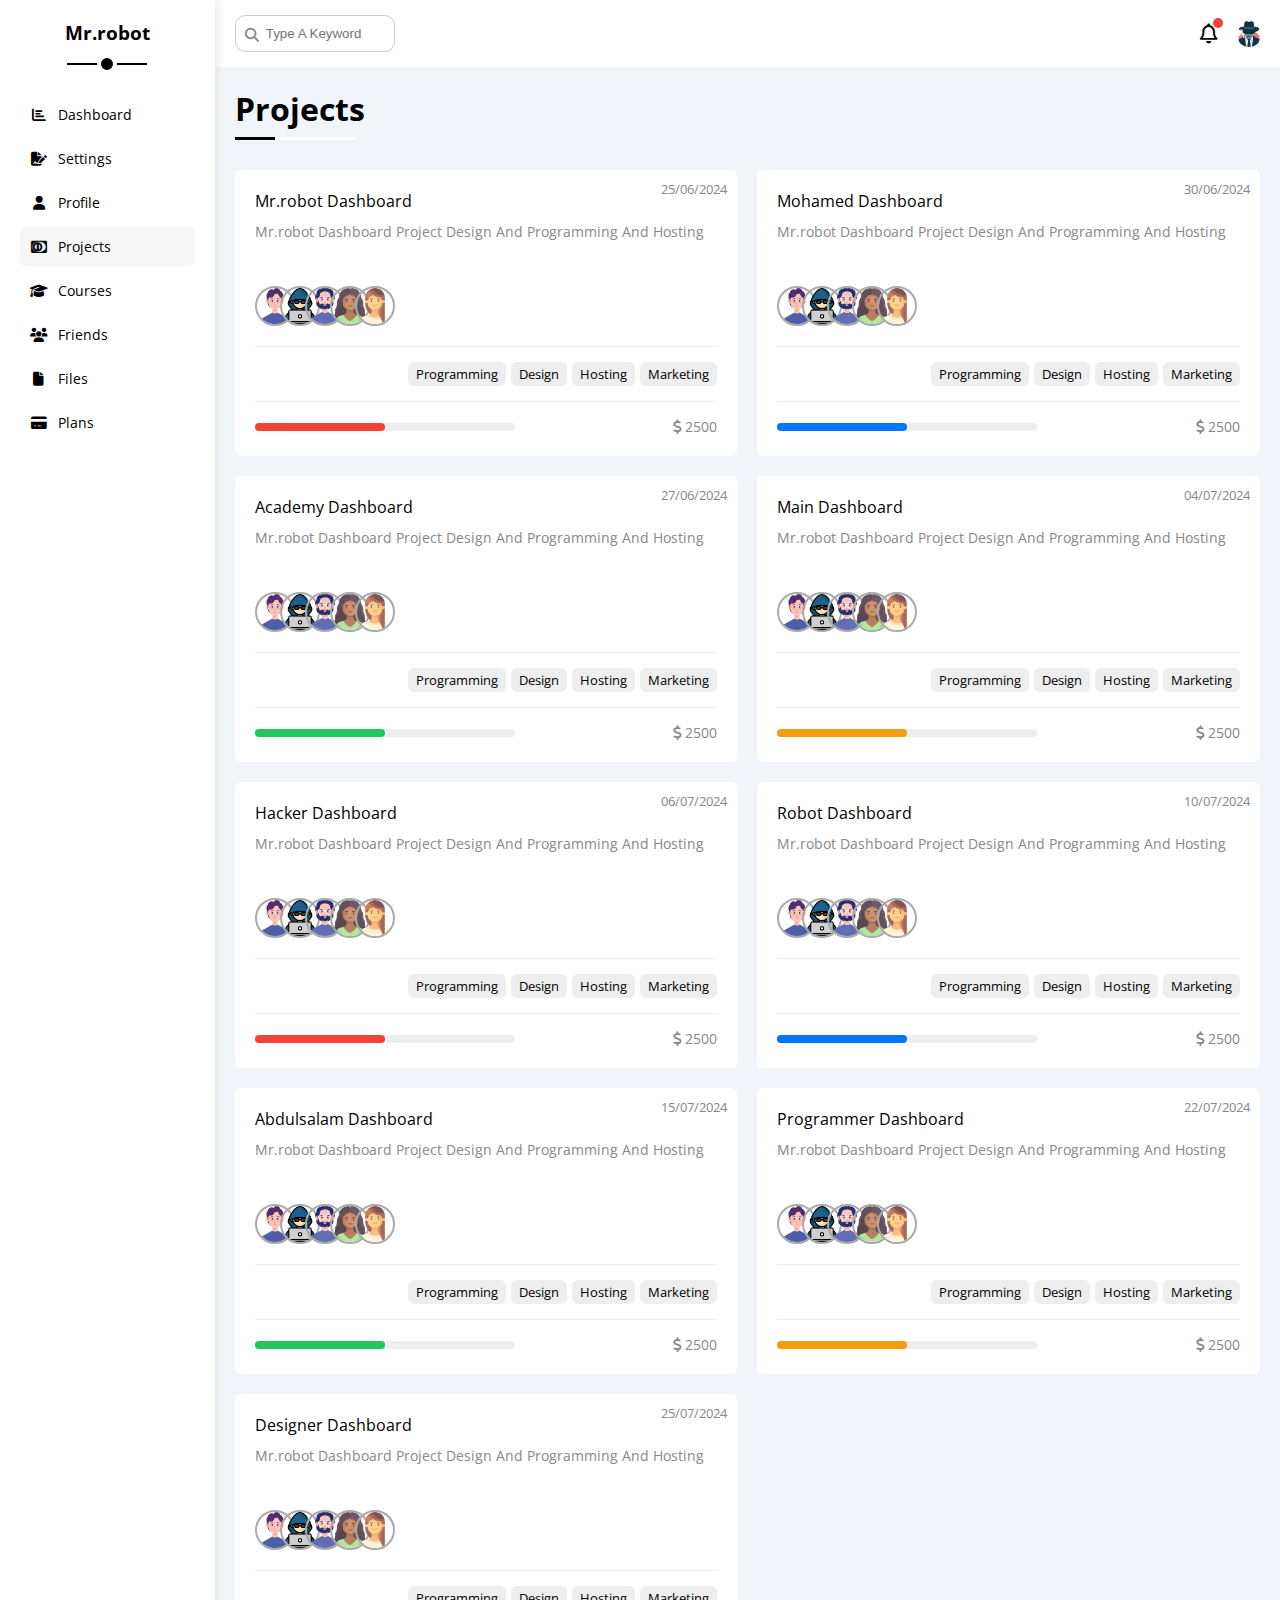
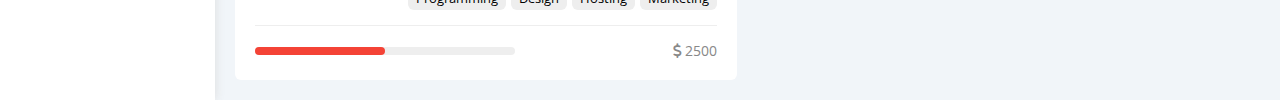
<file: projects.html>
<!DOCTYPE html>
<html lang="en">

    <head>
        <meta charset="UTF-8" />
        <meta name="viewport" content="width=device-width, initial-scale=1.0" />
        <title>Projects</title>
        <link rel="stylesheet" href="css/all.min.css">
        <link rel="stylesheet" href="css/framework.css" />
        <link rel="stylesheet" href="css/master.css" />
        <link rel="preconnect" href="https://fonts.googleapis.com" />
        <link rel="preconnect" href="https://fonts.gstatic.com" crossorigin />
        <link href="https://fonts.googleapis.com/css2?family=Open+Sans:wght@300;500&display=swap" rel="stylesheet" />
    </head>

    <body>
        <div class="page d-flex">
            <div class="sidebar bg-white p-20 p-relative">
                <h3 class="p-relative txt-c mt-0">Mr.robot</h3>
                <ul>
                    <li>
                        <a class="d-flex align-center fs-14 c-black rad-6 p-10" href="index.html">
                            <i class="fa-regular fas fa-chart-bar fa-fw"></i>
                            <span>Dashboard</span>
                        </a>
                    </li>
                    <li>
                        <a class="d-flex align-center fs-14 c-black rad-6 p-10" href="settings.html">
                            <i class="fa-solid far fas fa-file-signature fa-fw"></i>
                            <span>Settings</span>
                        </a>
                    </li>
                    <li>
                        <a class="d-flex align-center fs-14 c-black rad-6 p-10" href="profile.html">
                            <i class="fa-regular fas fa-user fa-fw"></i>
                            <span>Profile</span>
                        </a>
                    </li>
                    <li>
                        <a class="active d-flex align-center fs-14 c-black rad-6 p-10" href="projects.html">
                            <i class="fa-brands fab fa-cc-diners-club fa-fw"></i>
                            <span>Projects</span>
                        </a>
                    </li>
                    <li>
                        <a class="d-flex align-center fs-14 c-black rad-6 p-10" href="courses.html">
                            <i class="fa-solid fas fa-graduation-cap fa-fw"></i>
                            <span>Courses</span>
                        </a>
                    </li>
                    <li>
                        <a class="d-flex align-center fs-14 c-black rad-6 p-10" href="friends.html">
                            <i class="fa-solid fas fa-users fa-fw"></i>
                            <span>Friends</span>
                        </a>
                    </li>
                    <li>
                        <a class="d-flex align-center fs-14 c-black rad-6 p-10" href="files.html">
                            <i class="fa-regular fas fa-file fa-fw"></i>
                            <span>Files</span>
                        </a>
                    </li>
                    <li>
                        <a class="d-flex align-center fs-14 c-black rad-6 p-10" href="plans.html">
                            <i class="fa-regular fas fa-credit-card fa-fw"></i>
                            <span>Plans</span>
                        </a>
                    </li>
                </ul>
            </div>
            <div class="content w-full">
                <!-- Start Head -->
                <div class="head bg-white p-15 between-flex">
                    <div class="search p-relative">
                        <input class="p-10" type="search" placeholder="Type A Keyword">
                    </div>
                    <div class="icons d-flex align-center">
                        <span class="notification p-relative">
                            <i class="fa-regular fa-bell fa-lg"></i>
                        </span>
                        <img src="image/head/avatar-1.png" alt="">
                    </div>
                </div>
                <!-- End Head -->
                <h1 class="p-relative">Projects</h1>
                <div class="projects-page d-grid m-20 gap-20">
                    <div class="project bg-white p-20 rad-6 p-relative">
                        <span class="date fs-13 c-gray">25/06/2024</span>
                        <h4 class="m-0">Mr.robot Dashboard</h4>
                        <p class="c-gray mt-10 mb-10 fs-14">Mr.robot Dashboard Project Design And Programming And Hosting</p>
                        <div class="team">
                            <a href=""><img src="image/projects-team/team-1.png" alt=""></a>
                            <a href=""><img src="image/projects-team/team-2.png" alt=""></a>
                            <a href=""><img src="image/projects-team/team-3.png" alt=""></a>
                            <a href=""><img src="image/projects-team/team-4.png" alt=""></a>
                            <a href=""><img src="image/projects-team/team-5.png" alt=""></a>
                        </div>
                        <div class="do d-flex">
                            <span class="fs-13 rad-6 bg-eee">Programming</span>
                            <span class="fs-13 rad-6 bg-eee">Design</span>
                            <span class="fs-13 rad-6 bg-eee">Hosting</span>
                            <span class="fs-13 rad-6 bg-eee">Marketing</span>
                        </div>
                        <div class="info between-flex">
                            <div class="prog bg-eee">
                                <span class="bg-red" style="width: 50%"></span>
                            </div>
                            <div class="fs-14 c-gray">
                                <i class="fa-solid fa-dollar-sign"></i>
                                2500
                            </div>
                        </div>
                    </div>
                    <div class="project bg-white p-20 rad-6 p-relative">
                        <span class="date fs-13 c-gray">30/06/2024</span>
                        <h4 class="m-0">Mohamed Dashboard</h4>
                        <p class="c-gray mt-10 mb-10 fs-14">Mr.robot Dashboard Project Design And Programming And Hosting</p>
                        <div class="team">
                            <a href=""><img src="image/projects-team/team-1.png" alt=""></a>
                            <a href=""><img src="image/projects-team/team-2.png" alt=""></a>
                            <a href=""><img src="image/projects-team/team-3.png" alt=""></a>
                            <a href=""><img src="image/projects-team/team-4.png" alt=""></a>
                            <a href=""><img src="image/projects-team/team-5.png" alt=""></a>
                        </div>
                        <div class="do d-flex">
                            <span class="fs-13 rad-6 bg-eee">Programming</span>
                            <span class="fs-13 rad-6 bg-eee">Design</span>
                            <span class="fs-13 rad-6 bg-eee">Hosting</span>
                            <span class="fs-13 rad-6 bg-eee">Marketing</span>
                        </div>
                        <div class="info between-flex">
                            <div class="prog bg-eee">
                                <span class="bg-blue" style="width: 50%"></span>
                            </div>
                            <div class="fs-14 c-gray">
                                <i class="fa-solid fa-dollar-sign"></i>
                                2500
                            </div>
                        </div>
                    </div>
                    <div class="project bg-white p-20 rad-6 p-relative">
                        <span class="date fs-13 c-gray">27/06/2024</span>
                        <h4 class="m-0">Academy Dashboard</h4>
                        <p class="c-gray mt-10 mb-10 fs-14">Mr.robot Dashboard Project Design And Programming And Hosting</p>
                        <div class="team">
                            <a href=""><img src="image/projects-team/team-1.png" alt=""></a>
                            <a href=""><img src="image/projects-team/team-2.png" alt=""></a>
                            <a href=""><img src="image/projects-team/team-3.png" alt=""></a>
                            <a href=""><img src="image/projects-team/team-4.png" alt=""></a>
                            <a href=""><img src="image/projects-team/team-5.png" alt=""></a>
                        </div>
                        <div class="do d-flex">
                            <span class="fs-13 rad-6 bg-eee">Programming</span>
                            <span class="fs-13 rad-6 bg-eee">Design</span>
                            <span class="fs-13 rad-6 bg-eee">Hosting</span>
                            <span class="fs-13 rad-6 bg-eee">Marketing</span>
                        </div>
                        <div class="info between-flex">
                            <div class="prog bg-eee">
                                <span class="bg-green" style="width: 50%"></span>
                            </div>
                            <div class="fs-14 c-gray">
                                <i class="fa-solid fa-dollar-sign"></i>
                                2500
                            </div>
                        </div>
                    </div>
                    <div class="project bg-white p-20 rad-6 p-relative">
                        <span class="date fs-13 c-gray">04/07/2024</span>
                        <h4 class="m-0">Main Dashboard</h4>
                        <p class="c-gray mt-10 mb-10 fs-14">Mr.robot Dashboard Project Design And Programming And Hosting</p>
                        <div class="team">
                            <a href=""><img src="image/projects-team/team-1.png" alt=""></a>
                            <a href=""><img src="image/projects-team/team-2.png" alt=""></a>
                            <a href=""><img src="image/projects-team/team-3.png" alt=""></a>
                            <a href=""><img src="image/projects-team/team-4.png" alt=""></a>
                            <a href=""><img src="image/projects-team/team-5.png" alt=""></a>
                        </div>
                        <div class="do d-flex">
                            <span class="fs-13 rad-6 bg-eee">Programming</span>
                            <span class="fs-13 rad-6 bg-eee">Design</span>
                            <span class="fs-13 rad-6 bg-eee">Hosting</span>
                            <span class="fs-13 rad-6 bg-eee">Marketing</span>
                        </div>
                        <div class="info between-flex">
                            <div class="prog bg-eee">
                                <span class="bg-orange" style="width: 50%"></span>
                            </div>
                            <div class="fs-14 c-gray">
                                <i class="fa-solid fa-dollar-sign"></i>
                                2500
                            </div>
                        </div>
                    </div>
                    <div class="project bg-white p-20 rad-6 p-relative">
                        <span class="date fs-13 c-gray">06/07/2024</span>
                        <h4 class="m-0">Hacker Dashboard</h4>
                        <p class="c-gray mt-10 mb-10 fs-14">Mr.robot Dashboard Project Design And Programming And Hosting</p>
                        <div class="team">
                            <a href=""><img src="image/projects-team/team-1.png" alt=""></a>
                            <a href=""><img src="image/projects-team/team-2.png" alt=""></a>
                            <a href=""><img src="image/projects-team/team-3.png" alt=""></a>
                            <a href=""><img src="image/projects-team/team-4.png" alt=""></a>
                            <a href=""><img src="image/projects-team/team-5.png" alt=""></a>
                        </div>
                        <div class="do d-flex">
                            <span class="fs-13 rad-6 bg-eee">Programming</span>
                            <span class="fs-13 rad-6 bg-eee">Design</span>
                            <span class="fs-13 rad-6 bg-eee">Hosting</span>
                            <span class="fs-13 rad-6 bg-eee">Marketing</span>
                        </div>
                        <div class="info between-flex">
                            <div class="prog bg-eee">
                                <span class="bg-red" style="width: 50%"></span>
                            </div>
                            <div class="fs-14 c-gray">
                                <i class="fa-solid fa-dollar-sign"></i>
                                2500
                            </div>
                        </div>
                    </div>
                    <div class="project bg-white p-20 rad-6 p-relative">
                        <span class="date fs-13 c-gray">10/07/2024</span>
                        <h4 class="m-0">Robot Dashboard</h4>
                        <p class="c-gray mt-10 mb-10 fs-14">Mr.robot Dashboard Project Design And Programming And Hosting</p>
                        <div class="team">
                            <a href=""><img src="image/projects-team/team-1.png" alt=""></a>
                            <a href=""><img src="image/projects-team/team-2.png" alt=""></a>
                            <a href=""><img src="image/projects-team/team-3.png" alt=""></a>
                            <a href=""><img src="image/projects-team/team-4.png" alt=""></a>
                            <a href=""><img src="image/projects-team/team-5.png" alt=""></a>
                        </div>
                        <div class="do d-flex">
                            <span class="fs-13 rad-6 bg-eee">Programming</span>
                            <span class="fs-13 rad-6 bg-eee">Design</span>
                            <span class="fs-13 rad-6 bg-eee">Hosting</span>
                            <span class="fs-13 rad-6 bg-eee">Marketing</span>
                        </div>
                        <div class="info between-flex">
                            <div class="prog bg-eee">
                                <span class="bg-blue" style="width: 50%"></span>
                            </div>
                            <div class="fs-14 c-gray">
                                <i class="fa-solid fa-dollar-sign"></i>
                                2500
                            </div>
                        </div>
                    </div>
                    <div class="project bg-white p-20 rad-6 p-relative">
                        <span class="date fs-13 c-gray">15/07/2024</span>
                        <h4 class="m-0">Abdulsalam Dashboard</h4>
                        <p class="c-gray mt-10 mb-10 fs-14">Mr.robot Dashboard Project Design And Programming And Hosting</p>
                        <div class="team">
                            <a href=""><img src="image/projects-team/team-1.png" alt=""></a>
                            <a href=""><img src="image/projects-team/team-2.png" alt=""></a>
                            <a href=""><img src="image/projects-team/team-3.png" alt=""></a>
                            <a href=""><img src="image/projects-team/team-4.png" alt=""></a>
                            <a href=""><img src="image/projects-team/team-5.png" alt=""></a>
                        </div>
                        <div class="do d-flex">
                            <span class="fs-13 rad-6 bg-eee">Programming</span>
                            <span class="fs-13 rad-6 bg-eee">Design</span>
                            <span class="fs-13 rad-6 bg-eee">Hosting</span>
                            <span class="fs-13 rad-6 bg-eee">Marketing</span>
                        </div>
                        <div class="info between-flex">
                            <div class="prog bg-eee">
                                <span class="bg-green" style="width: 50%"></span>
                            </div>
                            <div class="fs-14 c-gray">
                                <i class="fa-solid fa-dollar-sign"></i>
                                2500
                            </div>
                        </div>
                    </div>
                    <div class="project bg-white p-20 rad-6 p-relative">
                        <span class="date fs-13 c-gray">22/07/2024</span>
                        <h4 class="m-0">Programmer Dashboard</h4>
                        <p class="c-gray mt-10 mb-10 fs-14">Mr.robot Dashboard Project Design And Programming And Hosting</p>
                        <div class="team">
                            <a href=""><img src="image/projects-team/team-1.png" alt=""></a>
                            <a href=""><img src="image/projects-team/team-2.png" alt=""></a>
                            <a href=""><img src="image/projects-team/team-3.png" alt=""></a>
                            <a href=""><img src="image/projects-team/team-4.png" alt=""></a>
                            <a href=""><img src="image/projects-team/team-5.png" alt=""></a>
                        </div>
                        <div class="do d-flex">
                            <span class="fs-13 rad-6 bg-eee">Programming</span>
                            <span class="fs-13 rad-6 bg-eee">Design</span>
                            <span class="fs-13 rad-6 bg-eee">Hosting</span>
                            <span class="fs-13 rad-6 bg-eee">Marketing</span>
                        </div>
                        <div class="info between-flex">
                            <div class="prog bg-eee">
                                <span class="bg-orange" style="width: 50%"></span>
                            </div>
                            <div class="fs-14 c-gray">
                                <i class="fa-solid fa-dollar-sign"></i>
                                2500
                            </div>
                        </div>
                    </div>
                    <div class="project bg-white p-20 rad-6 p-relative">
                        <span class="date fs-13 c-gray">25/07/2024</span>
                        <h4 class="m-0">Designer Dashboard</h4>
                        <p class="c-gray mt-10 mb-10 fs-14">Mr.robot Dashboard Project Design And Programming And Hosting</p>
                        <div class="team">
                            <a href=""><img src="image/projects-team/team-1.png" alt=""></a>
                            <a href=""><img src="image/projects-team/team-2.png" alt=""></a>
                            <a href=""><img src="image/projects-team/team-3.png" alt=""></a>
                            <a href=""><img src="image/projects-team/team-4.png" alt=""></a>
                            <a href=""><img src="image/projects-team/team-5.png" alt=""></a>
                        </div>
                        <div class="do d-flex">
                            <span class="fs-13 rad-6 bg-eee">Programming</span>
                            <span class="fs-13 rad-6 bg-eee">Design</span>
                            <span class="fs-13 rad-6 bg-eee">Hosting</span>
                            <span class="fs-13 rad-6 bg-eee">Marketing</span>
                        </div>
                        <div class="info between-flex">
                            <div class="prog bg-eee">
                                <span class="bg-red" style="width: 50%"></span>
                            </div>
                            <div class="fs-14 c-gray">
                                <i class="fa-solid fa-dollar-sign"></i>
                                2500
                            </div>
                        </div>
                    </div>
                </div>
            </div>
        </div>
    </body>

</html>
</file>
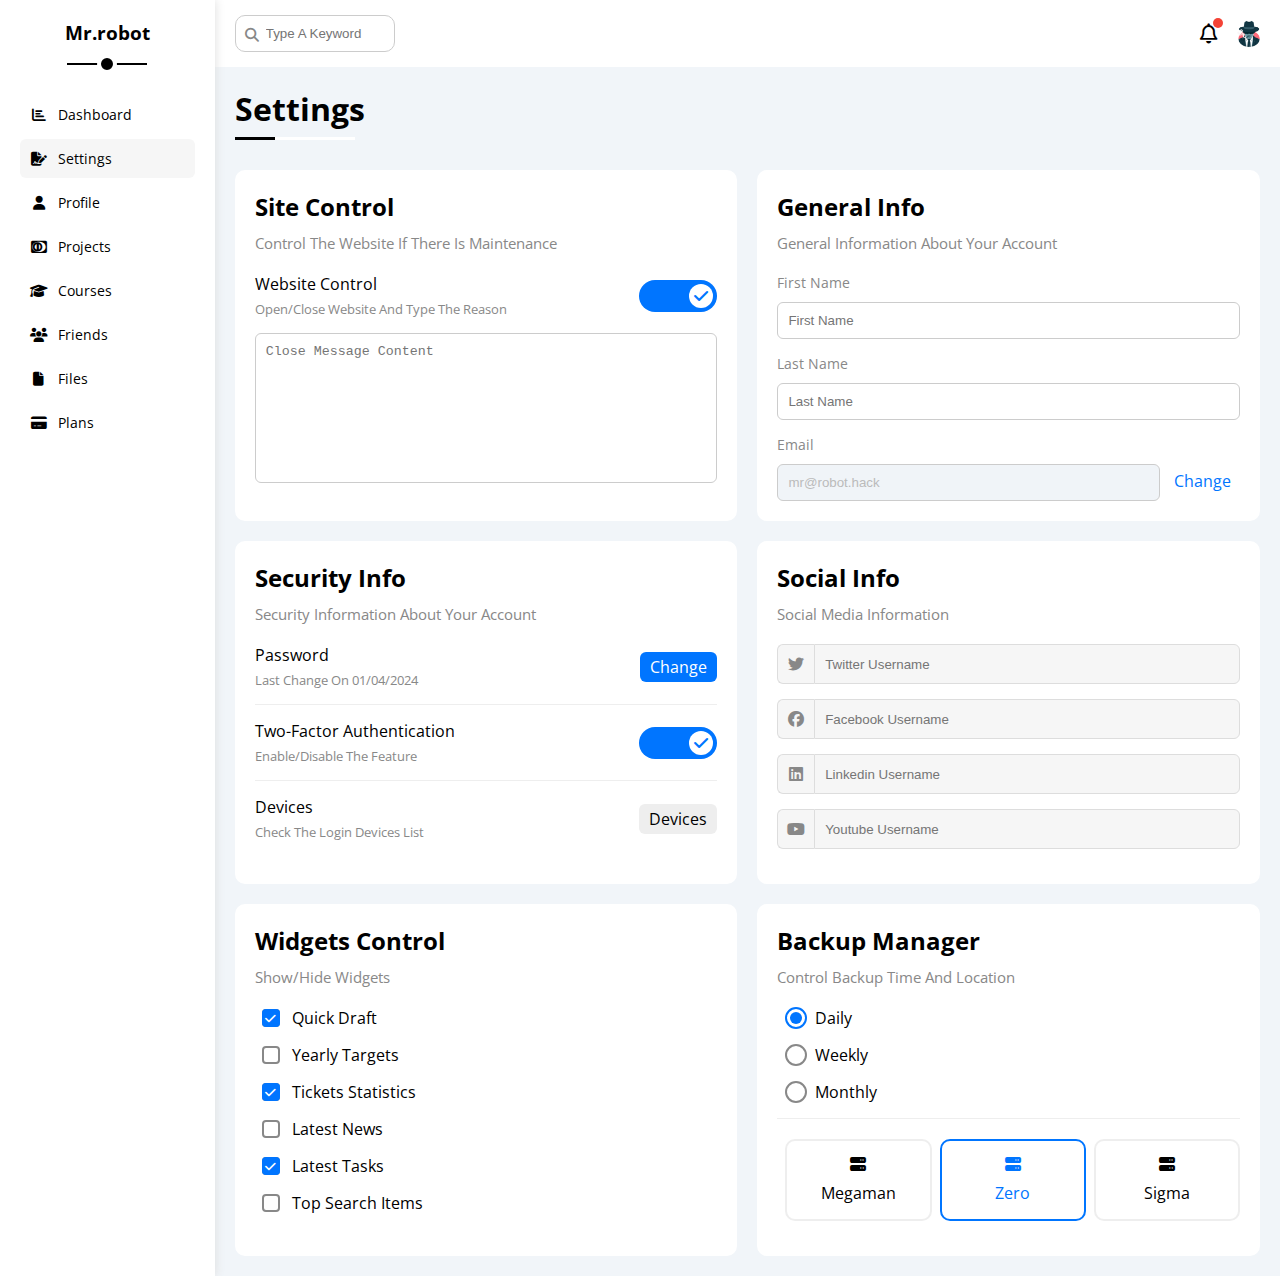
<file: settings.html>
<!DOCTYPE html>
<html lang="en">

    <head>
        <meta charset="UTF-8" />
        <meta name="viewport" content="width=device-width, initial-scale=1.0" />
        <title>Settings</title>
        <link rel="stylesheet" href="css/all.min.css">
        <link rel="stylesheet" href="css/framework.css" />
        <link rel="stylesheet" href="css/master.css" />
        <link rel="preconnect" href="https://fonts.googleapis.com" />
        <link rel="preconnect" href="https://fonts.gstatic.com" crossorigin />
        <link href="https://fonts.googleapis.com/css2?family=Open+Sans:wght@300;500&display=swap" rel="stylesheet" />
    </head>

    <body>
        <div class="page d-flex">
            <div class="sidebar bg-white p-20 p-relative">
                <h3 class="p-relative txt-c mt-0">Mr.robot</h3>
                <ul>
                    <li>
                        <a class="d-flex align-center fs-14 c-black rad-6 p-10" href="index.html">
                            <i class="fa-regular fas fa-chart-bar fa-fw"></i>
                            <span>Dashboard</span>
                        </a>
                    </li>
                    <li>
                        <a class="active d-flex align-center fs-14 c-black rad-6 p-10" href="settings.html">
                            <i class="fa-solid far fas fa-file-signature fa-fw"></i>
                            <span>Settings</span>
                        </a>
                    </li>
                    <li>
                        <a class="d-flex align-center fs-14 c-black rad-6 p-10" href="profile.html">
                            <i class="fa-regular fas fa-user fa-fw"></i>
                            <span>Profile</span>
                        </a>
                    </li>
                    <li>
                        <a class="d-flex align-center fs-14 c-black rad-6 p-10" href="projects.html">
                            <i class="fa-brands fab fa-cc-diners-club fa-fw"></i>
                            <span>Projects</span>
                        </a>
                    </li>
                    <li>
                        <a class="d-flex align-center fs-14 c-black rad-6 p-10" href="courses.html">
                            <i class="fa-solid fas fa-graduation-cap fa-fw"></i>
                            <span>Courses</span>
                        </a>
                    </li>
                    <li>
                        <a class="d-flex align-center fs-14 c-black rad-6 p-10" href="friends.html">
                            <i class="fa-solid fas fa-users fa-fw"></i>
                            <span>Friends</span>
                        </a>
                    </li>
                    <li>
                        <a class="d-flex align-center fs-14 c-black rad-6 p-10" href="files.html">
                            <i class="fa-regular fas fa-file fa-fw"></i>
                            <span>Files</span>
                        </a>
                    </li>
                    <li>
                        <a class="d-flex align-center fs-14 c-black rad-6 p-10" href="plans.html">
                            <i class="fa-regular fas fa-credit-card fa-fw"></i>
                            <span>Plans</span>
                        </a>
                    </li>
                </ul>
            </div>
            <div class="content w-full">
                <!-- Start Head -->
                <div class="head bg-white p-15 between-flex">
                    <div class="search p-relative">
                        <input class="p-10" type="search" placeholder="Type A Keyword">
                    </div>
                    <div class="icons d-flex align-center">
                        <span class="notification p-relative">
                            <i class="fa-regular fa-bell fa-lg"></i>
                        </span>
                        <img src="image/head/avatar-1.png" alt="">
                    </div>
                </div>
                <!-- End Head -->
                <h1 class="p-relative">Settings</h1>
                <div class="settings-page m-20 d-grid gap-20">
                    <!-- Start Settings Box -->
                    <div class="p-20 bg-white rad-10">
                        <h2 class="mt-0 mb-10">Site Control</h2>
                        <p class="mt-0 mb-20 c-gray fs-15">Control The Website If There Is Maintenance</p>
                        <div class="mb-15 between-flex">
                            <div>
                                <span>Website Control</span>
                                <p class="c-gray mt-5 mb-0 fs-13">Open/Close Website And Type The Reason</p>
                            </div>
                            <div>
                                <label>
                                    <input class="toggle-checkbox" type="checkbox" checked />
                                    <div class="toggle-switch"></div>
                                </label>
                            </div>
                        </div>
                        <textarea class="close-message p-10 rad-6 d-block w-full" placeholder="Close Message Content"></textarea>
                    </div>
                    <!-- End Settings Box -->
                    <!-- Start Settings Box -->
                    <div class="p-20 bg-white rad-10">
                        <h2 class="mt-0 mb-10">General Info</h2>
                        <p class="mt-0 mb-20 c-gray fs-15">General Information About Your Account</p>
                        <div class="mb-15">
                            <label class="fs-14 c-gray d-block mb-10" for="first">First Name</label>
                            <input class="b-none border-ccc p-10 rad-6 d-block w-full" type="text" id="first"
                                placeholder="First Name">
                        </div>
                        <div class="mb-15">
                            <label class="fs-14 c-gray d-block mb-10" for="last">Last Name</label>
                            <input class="b-none border-ccc p-10 rad-6 d-block w-full" type="text" id="last"
                                placeholder="Last Name">
                        </div>
                        <div>
                            <label class="fs-14 c-gray d-block mb-10" for="email">Email</label>
                            <input class="email b-none border-ccc p-10 rad-6 w-full mr-10" type="email" id="email"
                                value="mr@robot.hack" disabled>
                            <a class="c-blue" href="#">Change</a>
                        </div>
                    </div>
                    <!-- End Settings Box -->
                    <!-- Start Settings Box -->
                    <div class="p-20 bg-white rad-10">
                        <h2 class="mt-0 mb-10">Security Info</h2>
                        <p class="mt-0 mb-20 c-gray fs-15">Security Information About Your Account</p>
                        <div class="sec-box mb-15 between-flex">
                            <div>
                                <span>Password</span>
                                <p class="c-gray mt-5 mb-0 fs-13">Last Change On 01/04/2024</p>
                            </div>
                            <a class="button bg-blue c-white btn-shape" href="#">Change</a>
                        </div>
                        <div class="sec-box mb-15 between-flex">
                            <div>
                                <span>Two-Factor Authentication</span>
                                <p class="c-gray mt-5 mb-0 fs-13">Enable/Disable The Feature</p>
                            </div>
                            <label>
                                <input class="toggle-checkbox" type="checkbox" checked />
                                <div class="toggle-switch"></div>
                            </label>
                        </div>
                        <div class="sec-box between-flex">
                            <div>
                                <span>Devices</span>
                                <p class="c-gray mt-5 mb-0 fs-13">Check The Login Devices List</p>
                            </div>
                            <a class="bg-eee c-black c-white btn-shape" href="#">Devices</a>
                        </div>
                    </div>
                    <!-- End Settings Box -->
                    <!-- Start Settings Box -->
                    <div class="social-boxes p-20 bg-white rad-10">
                        <h2 class="mt-0 mb-10">Social Info</h2>
                        <p class="mt-0 mb-20 c-gray fs-15">Social Media Information</p>
                        <div class="d-flex align-center mb-15">
                            <i class="fa-brands fa-twitter center-flex c-gray"></i>
                            <input class="w-full" type="text" placeholder="Twitter Username" />
                        </div>
                        <div class="d-flex align-center mb-15">
                            <i class="fa-brands fa-facebook center-flex c-gray"></i>
                            <input class="w-full" type="text" placeholder="Facebook Username" />
                        </div>
                        <div class="d-flex align-center mb-15">
                            <i class="fa-brands fa-linkedin center-flex c-gray"></i>
                            <input class="w-full" type="text" placeholder="Linkedin Username" />
                        </div>
                        <div class="d-flex align-center mb-15">
                            <i class="fa-brands fa-youtube center-flex c-gray"></i>
                            <input class="w-full" type="text" placeholder="Youtube Username" />
                        </div>
                    </div>
                    <!-- End Settings Box -->
                    <!-- Start Settings Box -->
                    <div class="widgets-control p-20 bg-white rad-10">
                        <h2 class="mt-0 mb-10">Widgets Control</h2>
                        <p class="mt-0 mb-20 c-gray fs-15">Show/Hide Widgets</p>
                        <div class="control d-flex align-center mb-15">
                            <input type="checkbox" id="one" checked />
                            <label for="one">Quick Draft</label>
                        </div>
                        <div class="control d-flex align-center mb-15">
                            <input type="checkbox" id="two" />
                            <label for="two">Yearly Targets</label>
                        </div>
                        <div class="control d-flex align-center mb-15">
                            <input type="checkbox" id="three" checked />
                            <label for="three">Tickets Statistics</label>
                        </div>
                        <div class="control d-flex align-center mb-15">
                            <input type="checkbox" id="four" />
                            <label for="four">Latest News</label>
                        </div>
                        <div class="control d-flex align-center mb-15">
                            <input type="checkbox" id="five" checked />
                            <label for="five">Latest Tasks</label>
                        </div>
                        <div class="control d-flex align-center mb-15">
                            <input type="checkbox" id="six" />
                            <label for="six">Top Search Items</label>
                        </div>
                    </div>
                    <!-- End Settings Box -->
                    <!-- Start Settings Box -->
                    <div class="backup-control p-20 bg-white rad-10">
                        <h2 class="mt-0 mb-10">Backup Manager</h2>
                        <p class="mt-0 mb-20 c-gray fs-15">Control Backup Time And Location</p>
                        <div class="date d-flex align-center mb-15">
                            <input type="radio" name="time" id="daily" checked />
                            <label for="daily">Daily</label>
                        </div>
                        <div class="date d-flex align-center mb-15">
                            <input type="radio" name="time" id="weekly" />
                            <label for="weekly">Weekly</label>
                        </div>
                        <div class="date d-flex align-center mb-15">
                            <input type="radio" name="time" id="monthly" />
                            <label for="monthly">Monthly</label>
                        </div>
                        <div class="servers d-flex align-center txt-c">
                            <input type="radio" name="servers" id="server-one" />
                            <div class="server mb-15 rad-10 w-full">
                                <label class="d-block m-15" for="server-one">
                                    <i class="fa-solid fa-server d-block mb-10"></i>
                                    Megaman
                                </label>
                            </div>
                            <input type="radio" name="servers" id="server-two" checked />
                            <div class="server mb-15 rad-10 w-full">
                                <label class="d-block m-15" for="server-two">
                                    <i class="fa-solid fa-server d-block mb-10"></i>
                                    Zero
                                </label>
                            </div>
                            <input type="radio" name="servers" id="server-three" />
                            <div class="server mb-15 rad-10 w-full">
                                <label class="d-block m-15" for="server-three">
                                    <i class="fa-solid fa-server d-block mb-10"></i>
                                    Sigma
                                </label>
                            </div>
                        </div>
                    </div>
                    <!-- End Settings Box -->
                </div>
            </div>
        </div>
    </body>
</html>
</file>
<file: css/framework.css>
:root {
  --blue-color: #0075ff;
  --blue-alt-color: #0d69d5;
  --orange-color: #f59e0b;
  --green-color: #22c55e;
  --red-color: #f44336;
  --gray-color: #888;
}
/* Start box */
.d-flex {
  display: flex;
}
.f-wrap {
  flex-wrap: wrap;
}
.align-center {
  align-items: center;
}
.space-between {
  justify-content: space-between;
}
.d-grid {
  display: grid;
}
.gap-20 {
  gap: 20px;
}
.d-block {
  display: block;
}
@media (max-width: 767px) {
  .block-mobile {
    display: block;
  }
  .hide-mobile {
    display: none;
  }
}
/* End box */
/* Start Padding + Margin */
.p-10 {
  padding: 10px;
}
.p-15 {
  padding: 15px;
}
.p-20 {
  padding: 20px;
}
.pt-10 {
  padding-top: 10px;
}
.pt-15 {
  padding-top: 15px;
}
.pt-20 {
  padding-top: 20px;
}
.pb-10 {
  padding-bottom: 10px;
}
.pb-15 {
  padding-bottom: 15px;
}
.pb-20 {
  padding-bottom: 20px;
}
.pl-15 {
  padding-left: 15px;
}
.m-0 {
  margin: 0;
}
.m-15 {
  margin: 15px;
}
.m-20 {
  margin: 20px;
}
.mt-0 {
  margin-top: 0;
}
.mt-5 {
  margin-top: 5px;
}
.mt-10 {
  margin-top: 10px;
}
.mt-15 {
  margin-top: 15px;
}
.mt-20 {
  margin-top: 20px;
}
.mt-25 {
  margin-top: 25px;
}
.mr-10 {
  margin-right: 10px;
}
.mr-15 {
  margin-right: 15px;
}
.mb-0 {
  margin-bottom: 0px;
}
.mb-5 {
  margin-bottom: 5px;
}
.mb-10 {
  margin-bottom: 10px;
}
.mb-15 {
  margin-bottom: 15px;
}
.mb-20 {
  margin-bottom: 20px;
}
/* End Padding + Margin */
/* Start Color */
.bg-white {
  background-color: white;
}
.bg-eee {
  background-color: #eee;
}
.bg-blue {
  background-color: var(--blue-color);
}
.bg-green {
  background-color: var(--green-color);
}
.bg-orange {
  background-color: var(--orange-color);
}
.bg-red {
  background-color: var(--red-color);
}
.c-white {
  color: white;
}
.c-black {
  color: black;
}
.c-gray {
  color: var(--gray-color);
}
.c-blue {
  color: var(--blue-color);
}
.c-green {
  color: var(--green-color);
}
.c-orange {
  color: var(--orange-color);
}
.c-red {
  color: red;
}
/* End Color */
/* Start Position */
.p-relative {
  position: relative;
}
.p-absolute {
  position: absolute;
}
.w-full {
  width: 100%;
}
.w-100 {
  width: 100px;
}
.h-full {
  height: 100%;
}
.h-100 {
  height: 100px;
}
.w-fit {
  width: fit-content;
}
/* End Position */
/* Start Font */
.txt-c {
  text-align: center;
}
.fs-13 {
  font-size: 13px;
}
.fs-14 {
  font-size: 14px;
}
.fs-15 {
  font-size: 15px;
}
.fs-25 {
  font-size: 25px;
}
.fw-bold {
  font-weight: bold;
}
@media (max-width: 767px) {
  .txt-c-mobile {
    text-align: center;
  }
}
/* End Font */
/* Start Border */
.rad-6 {
  border-radius: 6px;
  -webkit-border-radius: 6px;
  -moz-border-radius: 6px;
  -ms-border-radius: 6px;
  -o-border-radius: 6px;
}
.rad-10 {
  border-radius: 10px;
  -webkit-border-radius: 10px;
  -moz-border-radius: 10px;
  -ms-border-radius: 10px;
  -o-border-radius: 10px;
}
.rad-half {
  border-radius: 50%;
  -webkit-border-radius: 50%;
  -moz-border-radius: 50%;
  -ms-border-radius: 50%;
  -o-border-radius: 50%;
}
.b-none {
  border: none;
}
.border-ccc {
  border: 1px solid #ccc;
}
.border-eee {
  border: 1px solid #eee;
}
/* End Border */
/* Start Components */
.center-flex {
  display: flex;
  align-items: center;
  justify-content: center;
}
.between-flex {
  display: flex;
  align-items: center;
  justify-content: space-between;
}
.btn-shape {
  padding: 4px 10px;
  border-radius: 6px;
  -webkit-border-radius: 6px;
  -moz-border-radius: 6px;
  -ms-border-radius: 6px;
  -o-border-radius: 6px;
}
/* End Components */
</file>
<file: css/master.css>
:root {
  --blue-color: #0075ff;
  --blue-alt-color: #0d69d5;
  --orange-color: #f59e0b;
  --green-color: #22c55e;
  --red-color: #f44336;
  --gray-color: #888;
}
* {
  box-sizing: border-box;
}
*:focus {
  outline: none;
}
body {
  font-family: "Open Sans", sans-serif;
  margin: 0;
}
a {
  text-decoration: none;
}
ul {
  list-style: none;
  padding: 0;
}
::-webkit-scrollbar {
  width: 15px;
}
::-webkit-scrollbar-track {
  background-color: white;
}
::-webkit-scrollbar-thumb {
  background-color: var(--blue-color);
}
::-webkit-scrollbar-thumb:hover {
  background-color: var(--blue-alt-color);
}
.page {
  background-color: #f1f5f9;
  min-height: 100vh;
}
/* Start Sidebar */
.sidebar {
  width: 250px;
  box-shadow: 0 0 10px #ddd;
}
.sidebar > h3 {
  margin-bottom: 50px;
}
.sidebar > h3::before,
.sidebar > h3::after {
  content: "";
  background-color: black;
  transform: translateX(-50%);
  -webkit-transform: translateX(-50%);
  -moz-transform: translateX(-50%);
  -ms-transform: translateX(-50%);
  -o-transform: translateX(-50%);
  position: absolute;
  left: 50%;
}
.sidebar > h3::before {
  width: 80px;
  height: 2px;
  bottom: -20px;
}
.sidebar > h3::after {
  bottom: -29px;
  width: 12px;
  height: 12px;
  border-radius: 50%;
  -webkit-border-radius: 50%;
  -moz-border-radius: 50%;
  -ms-border-radius: 50%;
  -o-border-radius: 50%;
  border: 4px solid white;
}

.sidebar ul li a {
  transition: 0.3s;
  -webkit-transition: 0.3s;
  -moz-transition: 0.3s;
  -ms-transition: 0.3s;
  -o-transition: 0.3s;
  margin-bottom: 5px;
}
.sidebar ul li a:hover,
.sidebar ul li a.active {
  background-color: #f6f6f6;
}
.sidebar ul li a span {
  font-size: 14px;
  margin-left: 10px;
}
@media (max-width: 767px) {
  .sidebar {
    width: 58px;
    padding: 10px;
  }
  .sidebar > h3 {
    font-size: 12px;
    margin-bottom: 15px;
    margin-left: -8px;
  }
  .sidebar > h3::before,
  .sidebar > h3::after {
    display: none;
  }
  .sidebar ul li a span {
    display: none;
  }
}
/* End Sidebar */
/* Start Content */
.content {
  overflow: hidden;
}
.head .search::before {
  font-family: var(--fa-style-family-classic);
  content: "\f002";
  font-weight: 900;
  position: absolute;
  left: 15px;
  top: 50%;
  transform: translateY(-50%);
  -webkit-transform: translateY(-50%);
  -moz-transform: translateY(-50%);
  -ms-transform: translateY(-50%);
  -o-transform: translateY(-50%);
  font-size: 14px;
  color: var(--gray-color);
}
.head .search input {
  border: 1px solid #ccc;
  border-radius: 10px;
  -webkit-border-radius: 10px;
  -moz-border-radius: 10px;
  -ms-border-radius: 10px;
  -o-border-radius: 10px;
  margin-left: 5px;
  padding-left: 30px;
  width: 160px;
  transition: width 0.3s;
  -webkit-transition: width 0.3s;
  -moz-transition: width 0.3s;
  -ms-transition: width 0.3s;
  -o-transition: width 0.3s;
}
.head .search input:focus {
  width: 200px;
}
.head .search input:focus::placeholder {
  opacity: 0;
}
.head .icons .notification::before {
  content: "";
  position: absolute;
  width: 10px;
  height: 10px;
  background-color: var(--red-color);
  border-radius: 50%;
  -webkit-border-radius: 50%;
  -moz-border-radius: 50%;
  -ms-border-radius: 50%;
  -o-border-radius: 50%;
  right: -5px;
  top: -5px;
}
.head .icons img {
  width: 32px;
  height: 32px;
  margin-left: 15px;
}
.page h1 {
  margin: 20px 20px 40px;
}
.page h1::before,
.page h1::after {
  content: "";
  height: 3px;
  position: absolute;
  bottom: -10px;
  left: 0;
}
.page h1::before {
  background-color: white;
  width: 120px;
}
.page h1::after {
  background-color: black;
  width: 40px;
}
.wrapper {
  grid-template-columns: repeat(auto-fill, minmax(450px, 1fr));
  margin-left: 20px;
  margin-right: 20px;
  margin-bottom: 20px;
}
@media (max-width: 767px) {
  .wrapper {
    grid-template-columns: minmax(200px, 1fr);
    margin-left: 10px;
    margin-right: 10px;
    gap: 10px;
  }
}
/* End Content */
/* Start Welcome Widget */
.welcome {
  overflow: hidden;
}
.welcome .intro img {
  width: 200px;
  margin-bottom: -10px;
}
.welcome .avatar {
  width: 64px;
  height: 64px;
  padding: 2px;
  box-shadow: 0 0 5px #ddd;
  margin-left: 20px;
  margin-top: -32px;
  border: 2px solid white;
  border-radius: 50%;
  -webkit-border-radius: 50%;
  -moz-border-radius: 50%;
  -ms-border-radius: 50%;
  -o-border-radius: 50%;
}
.welcome .body {
  border-top: 1px solid #eee;
  border-bottom: 1px solid #eee;
}
.welcome .body > div {
  flex: 1;
}
.welcome .visit {
  margin: 0 15px 15px auto;
  transition: 0.3s;
  -webkit-transition: 0.3s;
  -moz-transition: 0.3s;
  -ms-transition: 0.3s;
  -o-transition: 0.3s;
}
.welcome .visit:hover {
  background-color: var(--blue-alt-color);
}
@media (max-width: 767px) {
  .welcome .into {
    padding-bottom: 30px;
  }
  .welcomr .avatar {
    margin-left: 0;
  }
  .welcome .body > div:not(:last-child) {
    margin-bottom: 20px;
  }
}
/* End Welcome Widget */
/* Start Quick Draft Widget */
.quick-draft textarea {
  resize: none;
  min-height: 180px;
}
.quick-draft .save {
  margin-left: auto;
  transition: 0.3s;
  -webkit-transition: 0.3s;
  -moz-transition: 0.3s;
  -ms-transition: 0.3s;
  -o-transition: 0.3s;
  cursor: pointer;
}
.quick-draft .save:hover {
  background-color: var(--blue-alt-color);
}
/* End Quick Draft Widget */
/* Start Targets */
.targets .target-row .icon {
  width: 80px;
  height: 80px;
  margin-right: 15px;
}
.targets .details {
  flex: 1;
}
.targets .details .progress {
  height: 4px;
}
.targets .details .progress > span {
  position: absolute;
  left: 0;
  top: 0;
  height: 100%;
}
.targets .details .progress > span span {
  position: absolute;
  bottom: 16px;
  right: -16px;
  color: white;
  padding: 2px 5px;
  border-radius: 6px;
  -webkit-border-radius: 6px;
  -moz-border-radius: 6px;
  -ms-border-radius: 6px;
  -o-border-radius: 6px;
  font-size: 13px;
}
.targets .details .progress > span span::after {
  content: "";
  border-color: transparent;
  border-width: 5px;
  border-style: solid;
  position: absolute;
  bottom: -10px;
  left: 50%;
  transform: translateX(-50%);
  -webkit-transform: translateX(-50%);
  -moz-transform: translateX(-50%);
  -ms-transform: translateX(-50%);
  -o-transform: translateX(-50%);
}
.targets .details .progress > .blue span::after {
  border-top-color: var(--blue-color);
}
.targets .details .progress > .orange span::after {
  border-top-color: var(--orange-color);
}
.targets .details .progress > .green span::after {
  border-top-color: var(--green-color);
}
.blue .icon,
.blue .progress {
  background-color: rgb(0 117 255 / 20%);
}
.orange .icon,
.orange .progress {
  background-color: rgb(245 158 11 / 20%);
}
.green .icon,
.green .progress {
  background-color: rgb(34 197 94 / 20%);
}
/* End Targets */
/* Start Tickets */
.tickets .box {
  border: 1px solid #ccc;
  width: calc(50% - 10px);
}
@media (max-width: 767px) {
  .tickets .box {
    width: 100%;
  }
}
/* End Tickets */
/* Start Latest News */
.latest-news .news-row:not(:last-of-type) {
  margin-bottom: 20px;
  padding-bottom: 20px;
  border-bottom: 1px solid #eee;
}
.latest-news .news-row img {
  width: 100px;
  border-radius: 6px;
  -webkit-border-radius: 6px;
  -moz-border-radius: 6px;
  -ms-border-radius: 6px;
  -o-border-radius: 6px;
  margin-right: 15px;
}
.latest-news .info {
  flex-grow: 1;
}
.latest-news .info h3 {
  margin: 0 0 6px;
  font-size: 16px;
}
@media (max-width: 767px) {
  .latest-news .news-row {
    display: block;
  }
  .latest-news .news-row .label {
    margin: 10px auto;
    width: fit-content;
  }
}
/* End Latest News */
/* Start Tasks */
.tasks .task-row:not(:last-of-type) {
  margin-bottom: 15px;
  padding-bottom: 15px;
  border-bottom: 1px solid #eee;
}
.tasks .info {
  flex-grow: 1;
}
.tasks .done {
  opacity: 0.3;
}
.tasks .done h3,
.tasks .done p {
  text-decoration: line-through;
}
.tasks .delete {
  cursor: pointer;
  transition: 0.3s;
  -webkit-transition: 0.3s;
  -moz-transition: 0.3s;
  -ms-transition: 0.3s;
  -o-transition: 0.3s;
}
.tasks .delete:hover {
  color: var(--red-color);
}
/* End Tasks */
/* Start Latest Uploads */
.latest-uploads ul li:not(:last-child) {
  border-bottom: 1px solid #eee;
}
.latest-uploads ul li img {
  width: 40px;
  height: 40px;
}
/* End Latest Uploads */
/* Start Last Project */
.last-project ul::before {
  content: "";
  position: absolute;
  left: 11px;
  width: 2px;
  height: 100%;
  background-color: var(--blue-color);
}
.last-project ul li::before {
  content: "";
  width: 20px;
  height: 20px;
  display: block;
  border-radius: 50%;
  -webkit-border-radius: 50%;
  -moz-border-radius: 50%;
  -ms-border-radius: 50%;
  -o-border-radius: 50%;
  background-color: white;
  border: 2px solid white;
  outline: 2px solid var(--blue-color);
  margin-right: 15px;
  z-index: 1;
}
.last-project ul li.done::before {
  background-color: var(--blue-color);
}
.last-project ul li.current::before {
  animation: change-color 0.8s infinite alternate;
  -webkit-animation: change-color 0.8s infinite alternate;
}
.last-project .launch-icon {
  position: absolute;
  width: 160px;
  right: 20px;
  bottom: 0;
  opacity: 0.1;
}
/* End Last Project */
/* Start Reminders */
.reminders ul li .key {
  width: 15px;
  height: 15px;
}
.reminders ul li > .blue {
  border-left: 2px solid var(--blue-color);
}
.reminders ul li > .green {
  border-left: 2px solid var(--green-color);
}
.reminders ul li > .orange {
  border-left: 2px solid var(--orange-color);
}
.reminders ul li > .red {
  border-left: 2px solid var(--red-color);
}
/* End Reminders */
/* Start Latest Post */
.latest-post .avatar {
  width: 48px;
  height: 48px;
}
.latest-post .post-content {
  text-transform: capitalize;
  line-height: 1.8;
  border-top: 1px solid #eee;
  border-bottom: 1px solid #eee;
  min-height: 140px;
}
/* End Latest Post */
/* Start Social Media */
.social-media .box {
  padding-left: 70px;
}
.social-media .box i {
  position: absolute;
  left: 0;
  top: 0;
  width: 52px;
  transition: 0.3s;
  -webkit-transition: 0.3s;
  -moz-transition: 0.3s;
  -ms-transition: 0.3s;
  -o-transition: 0.3s;
}
.social-media .box i:hover {
  transform: rotate(5deg);
  -webkit-transform: rotate(5deg);
  -moz-transform: rotate(5deg);
  -ms-transform: rotate(5deg);
  -o-transform: rotate(5deg);
}
.social-media .twitter {
  background-color: rgb(29 161 242 / 20%);
  color: #1da1f2;
}
.social-media .twitter i,
.social-media .twitter a {
  background-color: #1da1f2;
}
.social-media .facebook {
  background-color: rgb(24 119 242 / 20%);
  color: #1da1f2;
}
.social-media .facebook i,
.social-media .facebook a {
  background-color: #1877f2;
}
.social-media .youtube {
  background-color: rgb(255 0 0 / 20%);
  color: #ff0000;
}
.social-media .youtube i,
.social-media .youtube a {
  background-color: #ff0000;
}
.social-media .linkedin {
  background-color: rgb(0 119 181 / 20%);
  color: #0077b5;
}
.social-media .linkedin i,
.social-media .linkedin a {
  background-color: #0077b5;
}
/* End Social Media */
/* Start Projects Table */
.projects .responsive-table {
  overflow-x: auto;
}
.projects table {
  min-width: 1000px;
  border-spacing: 0;
}
.projects thead td {
  background-color: #eee;
  font-weight: bold;
}
.projects table td {
  padding: 15px;
}
.projects tbody td {
  border-bottom: 1px solid #eee;
  border-left: 1px solid #eee;
  transition: 0.3s;
  -webkit-transition: 0.3s;
  -moz-transition: 0.3s;
  -ms-transition: 0.3s;
  -o-transition: 0.3s;
}
.projects table tbody tr td:last-child {
  border-right: 1px solid #eee;
}
.projects tbody tr:hover td {
  background-color: #faf7f7;
}
.projects table img {
  width: 32px;
  height: 32px;
  border-radius: 50%;
  -webkit-border-radius: 50%;
  -moz-border-radius: 50%;
  -ms-border-radius: 50%;
  -o-border-radius: 50%;
  padding: 2px;
  background-color: white;
}
.projects table img:not(:first-child) {
  margin-left: -20px;
}
.projects table .label {
  font-size: 13px;
}
/* End Projects Table */
/* Start Settings */
.settings-page {
  grid-template-columns: repeat(auto-fill, minmax(500px, 1fr));
}
@media (max-width: 767px) {
  .settings-page {
    grid-template-columns: minmax(100px, 1fr);
    margin-left: 10px;
    margin-right: 10px;
    gap: 10px;
  }
}
.settings-page .close-message {
  border: 1px solid #ccc;
  resize: none;
  min-height: 150px;
}
.settings-page .email {
  display: inline-flex;
  width: calc(100% - 80px);
}
.settings-page .sec-box {
  padding-bottom: 15px;
}
.settings-page .sec-box:not(:last-of-type) {
  border-bottom: 1px solid #eee;
}
.settings-page .sec-box .button {
  transition: 0.3s;
  -webkit-transition: 0.3s;
  -moz-transition: 0.3s;
  -ms-transition: 0.3s;
  -o-transition: 0.3s;
}
.settings-page .sec-box .button:hover {
  background-color: var(--blue-alt-color);
}
.settings-page .social-boxes i {
  width: 40px;
  height: 40px;
  background-color: #f6f6f6;
  border: 1px solid #ddd;
  border-right: none;
  border-radius: 6px 0 0 6px;
  -webkit-border-radius: 6px 0 0 6px;
  -moz-border-radius: 6px 0 0 6px;
  -ms-border-radius: 6px 0 0 6px;
  -o-border-radius: 6px 0 0 6px;
  transition: 0.3s;
  -webkit-transition: 0.3s;
  -moz-transition: 0.3s;
  -ms-transition: 0.3s;
  -o-transition: 0.3s;
}
.settings-page .social-boxes input {
  height: 40px;
  background-color: #f6f6f6;
  border: 1px solid #ddd;
  padding-left: 10px;
  border-radius: 0 6px 6px 0;
  -webkit-border-radius: 0 6px 6px 0;
  -moz-border-radius: 0 6px 6px 0;
  -ms-border-radius: 0 6px 6px 0;
  -o-border-radius: 0 6px 6px 0;
}
.settings-page .social-boxes > div:focus-within i {
  color: black;
}
.widgets-control .control input[type="checkbox"] {
  -webkit-appearance: none;
  appearance: none;
}
.widgets-control .control label {
  padding-left: 30px;
  cursor: pointer;
  position: relative;
}
.widgets-control .control label::before {
  content: "";
  position: absolute;
  left: 0;
  top: 50%;
  margin-top: -9px;
  border-radius: 4px;
  width: 14px;
  height: 14px;
  border: 2px solid var(--gray-color);
  -webkit-border-radius: 4px;
  -moz-border-radius: 4px;
  -ms-border-radius: 4px;
  -o-border-radius: 4px;
}
.widgets-control .control label:hover::before {
  border-color: var(--blue-alt-color);
}
.widgets-control .control label::after {
  font-family: var(--fa-style-family-classic);
  content: "\f00c";
  font-weight: 900;
  position: absolute;
  left: 0;
  top: 50%;
  margin-top: -9px;
  border-radius: 4px;
  background-color: var(--blue-color);
  color: white;
  font-size: 12px;
  width: 18px;
  height: 18px;
  display: flex;
  justify-content: center;
  align-items: center;
  transform: scale(0) rotate(360deg);
  -webkit-transform: scale(0) rotate(360deg);
  -moz-transform: scale(0) rotate(360deg);
  -ms-transform: scale(0) rotate(360deg);
  -o-transform: scale(0) rotate(360deg);
  transition: 0.3s;
  -webkit-transition: 0.3s;
  -moz-transition: 0.3s;
  -ms-transition: 0.3s;
  -o-transition: 0.3s;
  -webkit-border-radius: 4px;
  -moz-border-radius: 4px;
  -ms-border-radius: 4px;
  -o-border-radius: 4px;
}
.widgets-control .control input[type="checkbox"]:checked + label::after {
  transform: scale(1);
  -webkit-transform: scale(1);
  -moz-transform: scale(1);
  -ms-transform: scale(1);
  -o-transform: scale(1);
}
.backup-control input[type="radio"] {
  -webkit-appearance: none;
  appearance: none;
}
.backup-control .date label {
  padding-left: 30px;
  cursor: pointer;
  position: relative;
}
.backup-control .date label::before {
  content: "";
  position: absolute;
  top: 50%;
  left: 0;
  margin-top: -11px;
  width: 18px;
  height: 18px;
  border: 2px solid var(--gray-color);
  border-radius: 50%;
  -webkit-border-radius: 50%;
  -moz-border-radius: 50%;
  -ms-border-radius: 50%;
  -o-border-radius: 50%;
}
.backup-control .date label::after {
  content: "";
  position: absolute;
  left: 5px;
  top: 5px;
  width: 12px;
  height: 12px;
  background: var(--blue-color);
  border-radius: 50%;
  transition: 0.3s;
  transform: scale(0);
}
.backup-control .date input[type="radio"]:checked + label::before {
  border-color: var(--blue-color);
}
.backup-control .date input[type="radio"]:checked + label::after {
  transform: scale(1);
}
.backup-control .servers {
  border-top: 1px solid #eee;
  padding-top: 20px;
}
@media (max-width: 767px) {
  .backup-control .servers {
    flex-wrap: wrap;
  }
}
.backup-control .servers .server {
  border: 2px solid #eee;
  position: relative;
}
.backup-control .servers .server label {
  cursor: pointer;
}
.backup-control .servers input[type="radio"]:checked + .server {
  border-color: var(--blue-color);
  color: var(--blue-color);
}
.toggle-checkbox {
  -webkit-appearance: none;
  appearance: none;
  display: none;
}
.toggle-switch {
  background-color: #ccc;
  width: 78px;
  height: 32px;
  border-radius: 16px;
  -webkit-border-radius: 16px;
  -moz-border-radius: 16px;
  -ms-border-radius: 16px;
  -o-border-radius: 16px;
  position: relative;
  transition: 0.3s;
  -webkit-transition: 0.3s;
  -moz-transition: 0.3s;
  -ms-transition: 0.3s;
  -o-transition: 0.3s;
  cursor: pointer;
}
.toggle-switch::before {
  font-family: var(--fa-style-family-classic);
  content: "\f00d";
  font-weight: 900;
  background-color: white;
  width: 24px;
  height: 24px;
  position: absolute;
  border-radius: 50%;
  -webkit-border-radius: 50%;
  -moz-border-radius: 50%;
  -ms-border-radius: 50%;
  -o-border-radius: 50%;
  top: 4px;
  left: 4px;
  display: flex;
  justify-content: center;
  align-items: center;
  color: #aaa;
  transition: 0.3s;
  -webkit-transition: 0.3s;
  -moz-transition: 0.3s;
  -ms-transition: 0.3s;
  -o-transition: 0.3s;
}
.toggle-checkbox:checked + .toggle-switch {
  background-color: var(--blue-color);
}
.toggle-checkbox:checked + .toggle-switch::before {
  content: "\f00c";
  left: 50px;
  color: var(--blue-color);
}
.settings-page :disabled {
  cursor: no-drop;
  background-color: #f0f4f8;
  color: #bbb;
}
/* End Settings */
/* Start Profile Page */
@media (max-width: 767px){
  .profile-page .overview {
    flex-direction: column;
  }
}
.profile-page .avatar-box {
  width: 300px;
}
@media (min-width: 768px){
  .profile-page .avatar-box {
    border-right: 1px solid #eee;
  }
}
.profile-page .avatar-box > img {
  width: 120px;
  height: 120px;
}
.profile-page .avatar-box .level {
  height: 6px;
  overflow: hidden;
  margin: auto;
  width: 70%;
}
.profile-page .avatar-box .level span {
  position: absolute;
  left: 0;
  top: 0;
  height: 100%;
  background-color: var(--blue-color);
  border-radius: 6px;
}
.profile-page .info-box .box {
  flex-wrap: wrap;
  border-bottom: 1px solid #EEE;
  transition: 0.3s;
}
.profile-page .info-box .box:hover {
  background-color: #f9f9f9;
}
.profile-page .info-box .box > div {
  min-width: 335px;
  padding: 10px 0 0;
}
.profile-page .info-box h4 {
  font-weight: normal;
}
/* Start Training Code */
.profile-page .info-box .toggle-switch {
  height: 20px;
}
@media (max-width: 767px) {
  .profile-page .info-box .toggle-switch {
    margin: auto;
  }
}
.profile-page .info-box .toggle-switch::before {
  width: 12px;
  height: 12px;
  font-size: 8px;
}
.profile-page .info-box .toggle-checkbox:checked + .toggle-switch::before {
  left: 62px;
}
/* End Training Code */
/* Start Other Data */
@media (max-width: 767px) {
  .profile-page .other-data {
    flex-direction: column;
  }
}
.profile-page .skills-card {
  flex-grow: 1;
}
.profile-page .skills-card ul li {
  padding: 15px 0;
}
.profile-page .skills-card ul li:not(:last-child) {
  border-bottom: 1px solid #eee;
}
.profile-page .skills-card ul li span {
  display: inline-flex;
  padding: 4px 10px;
  background-color: #eee;
  border-radius: 6px;
  font-size: 14px;
}
.profile-page .skills-card ul li span:not(:last-child) {
  margin-right: 5px;
}
.profile-page .activities {
  flex-grow: 2;
}
.profile-page .activity:not(:last-of-type) {
  border-bottom: 1px solid #eee;
  padding-bottom: 20px;
  margin-bottom: 20px;
}
.profile-page .activity img {
  width: 64px;
  height: 64px;
  margin-right: 10px;
}
@media (min-width: 768px) {
  .profile-page .activity .date {
    margin-left: auto;
    text-align: right;
  }
}
@media (max-width: 767px) {
  .profile-page .activity {
    flex-direction: column;
  }
  .profile-page .activity img {
    margin-right: 0;
    margin-bottom: 15px;
  }
  .profile-page .activity .date {
    margin-top: 15px;
  }
}
/* End Other Data */
/* End Profile Page */
/* Start Projects Page */
.projects-page {
  grid-template-columns: repeat(auto-fill, minmax(500px, 1fr));
}
@media (max-width: 767px) {
  .projects-page {
    grid-template-columns: minmax(200px, 1fr);
    margin-left: 10px;
    margin-right: 10px;
    gap: 10px;
  }
}
.projects-page .project .date {
  position: absolute;
  right: 10px;
  top: 10px;
}
.projects-page .project h4 {
  font-weight: normal;
}
.projects-page .project .team {
  position: relative;
  min-height: 80px;
}
.projects-page .project .team a {
  position: absolute;
  left: 0;
  bottom: 0;
}
.projects-page .project .team a:nth-child(2) {
  left: 25px;
}
.projects-page .project .team a:nth-child(3) {
  left: 50px;
}
.projects-page .project .team a:nth-child(4) {
  left: 75px;
}
.projects-page .project .team a:nth-child(5) {
  left: 100px;
}
.projects-page .project .team a:hover {
  z-index: 1000;
}
.projects-page .project .team img {
  width: 40px;
  height: 40px;
  border-radius: 50%;
  border: 2px solid #aaa;
}
.projects-page .project .do {
  justify-content: flex-end;
  border-top: 1px solid #eee;
  padding-top: 15px;
  margin-top: 15px;
}
@media (max-width: 767px) {
  .projects-page .project .do {
    flex-direction: column;
  }
}
.projects-page .project .do span {
  padding: 3px 8px;
  margin-left: 5px;
  width: fit-content;
}
@media (max-width: 767px) {
  .projects-page .project .do span:not(:last-child) {
    margin-bottom: 15px;
  }
}
.projects-page .project .info {
  border-top: 1px solid #eee;
  margin-top: 15px;
  padding-top: 15px;
}
@media (max-width: 767px) {
  .projects-page .project .info {
    flex-direction: column;
  }
}
.projects-page .project .prog {
  height: 8px;
  width: 260px;
  position: relative;
  border-radius: 6px;
}
@media (max-width: 767px) {
  .projects-page .project .prog {
    margin-bottom: 15px;
  }
}
.projects-page .project .prog span {
  position: absolute;
  left: 0;
  top: 0;
  height: 100%;
  border-radius: 6px;
}
/* End Projects Page */
/* Start Courses Page */
.courses-page {
  grid-template-columns: repeat(auto-fill, minmax(300px, 1fr));
}
@media (max-width: 767px) {
  .courses-page {
    grid-template-columns: minmax(200px, 1fr);
    margin-left: 10px;
    margin-right: 10px;
    gap: 10px;
  }
}
.courses-page .course {
  overflow: hidden;
}
.courses-page .course .cover {
  max-width: 100%;
}
.courses-page .course .instructor {
  position: absolute;
  width: 64px;
  height: 64px;
  border-radius: 50%;
  bottom: 220px;
  right: 20px;
  border: 2px solid white;
}
.courses-page .course .description {
  line-height: 1.6;
  font-size: 13px;
}
.courses-page .course .info {
  border-top: 1px solid #eee;
  font-size: 13px;
}
.courses-page .course .info .title {
  position: absolute;
  top: -13px;
  left: 50%;
  transform: translateX(-50%);
}
/* End Courses Page */
/* Start Friends Page */
.friends-page {
  grid-template-columns: repeat(auto-fill, minmax(300px, 1fr));
}
@media (max-width: 767px) {
  .friends-page {
    grid-template-columns: minmax(200px, 1fr);
    margin-left: 10px;
    margin-right: 10px;
    gap: 10px;
  }
}
.friends-page .contact {
  position: absolute;
  left: 10px;
  top: 10px;
}
.friends-page .contact i {
  background-color: #eee;
  padding: 10px;
  border-radius: 50%;
  color: #666;
  font-size: 13px;
  cursor: pointer;
  transition: 0.3s;
}
.friends-page .contact i:hover {
  background-color: var(--blue-color);
  color: white;
}
.friends-page .friend .icons {
  border-top: 1px solid #eee;
  border-bottom: 1px solid #eee;
  margin-top: 15px;
  margin-bottom: 15px;
  padding-top: 15px;
  padding-bottom: 15px;
}
.friends-page .friend .icons i {
  margin-right: 5px;
}
.friends-page .friend .icons .vip {
  position: absolute;
  right: 0;
  top: 50%;
  transform: translateY(-50%);
  font-size: 40px;
  opacity: 0.2;
}
/* End Friends Page */
/* Start Files Page */
.files-page {
  flex-direction: row-reverse;
  align-items: flex-start;
}
@media (max-width: 767px) {
  .files-page {
    flex-direction: column;
    align-items: normal;
  }
} 
.files-page .files-stats {
  min-width: 260px;
}
.files-page .files-stats .icon {
  width: 40px;
  height: 40px;
  margin-right: 10px;
}
.files-page .files-stats .size {
  margin-left: auto;
}
.files-page .files-stats .blue {
  background-color: rgb(0 117 255 / 20%);
}
.files-page .files-stats .green {
  background-color: rgb(34 197 94 / 20%);
}
.files-page .files-stats .red {
  background-color: rgb(244 67 54 / 20%);
}
.files-page .files-stats .orange {
  background-color: rgb(245 158 11 / 20%);
}
.files-page .files-stats .upload {
  margin: 15px auto 0;
  padding: 10px 15px;
  transition: 0.3s;
}
.files-page .files-stats .upload:hover {
  background-color: var()var(--blue-alt-color);
}
.files-page .files-stats .upload:hover i {
  animation: go-up 0.8s infinite;
}
.files-page .files-content {
  flex: 1;
  grid-template-columns: repeat(auto-fill, minmax(200px, 1fr));
}
.files-page .files-content img {
  width: 64px;
  height: 64px;
  transition: 0.3s;
}
.files-page .files-content .file:hover img {
  transform: rotate(5deg);
}
.files-page .files-content .info {
  border-top: 1px solid #eee;
}
/* End Files Page */
/* Start Plans Page */
.plans-page {
  grid-template-columns: repeat(auto-fill, minmax(450px, 1fr));
}
@media (max-width: 767px) {
  .plans-page {
    grid-template-columns: minmax(250px, 1fr);
    margin-left: 10px;
    margin-right: 10px;
    gap: 10px;
  }
}
.plans-page .plan .top {
  border: 3px solid white;
  outline: 3px solid transparent;
}
.plans-page .plan.green .top {
  outline-color: var(--green-color);
}
.plans-page .plan.blue .top {
  outline-color: var(--blue-color);
}
.plans-page .plan.orange .top {
  outline-color: var(--orange-color);
}
.plans-page .plan .price {
  position: relative;
  font-size: 40px;
  width: fit-content;
  margin: auto;
}
.plans-page .plan .price span {
  position: absolute;
  left: -20px;
  top: 0;
  font-size: 25px;
}
.plans-page .plan ul li {
  padding: 15px 0;
  display: flex;
  align-items: center;
  font-size: 15px;
  border-bottom: 1px solid #eee;
}
.plans-page .plan ul li .yes {
  color: var(--green-color);
}
.plans-page .plan ul li i:not(.yes, .help) {
  color: var(--red-color)
}
.plans-page .plan ul li i:first-child {
  font-size: 18px;
  margin-right: 5px;
}
.plans-page .plan ul li .help {
  color: var(--gray-color);
  margin-left: auto;
  cursor: pointer;
}
/* End Plans Page */
/* Start Animation */
@keyframes change-color {
  from {
    background-color: var(--blue-color);
  }
  to {
    background-color: white;
  }
}
@keyframes go-up {
  0%,
  100% {
    transform: translateY(0);
  }
  50% {
    transform: translateY(-5px);
  }
}
/* End Animation */
</file>
